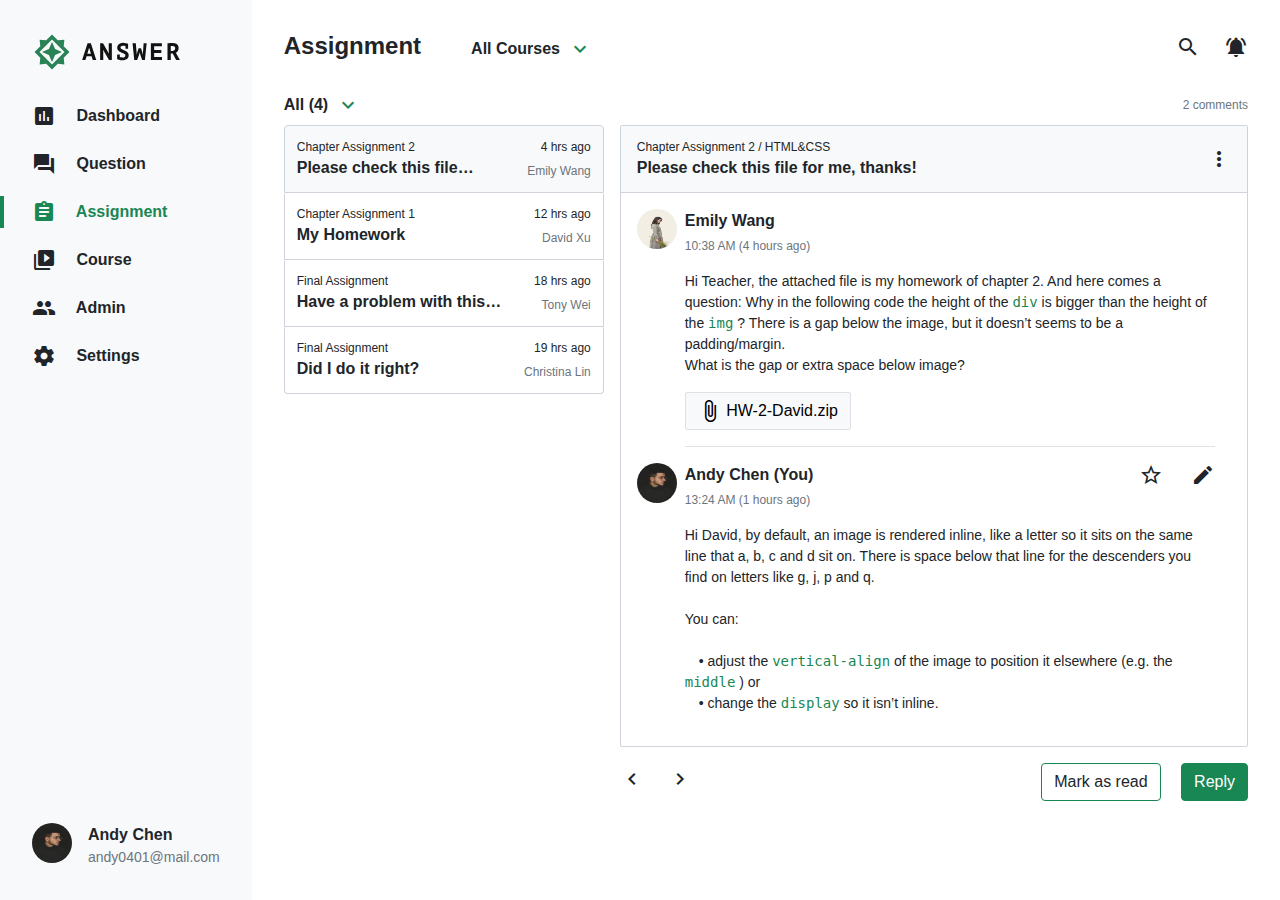
<file: index.html>
<!DOCTYPE html>
<html lang="en">

<head>
	<meta charset="UTF-8">
	<meta name="viewport" content="width=device-width, initial-scale=1.0">
	<meta http-equiv="X-UA-Compatible" content="ie=edge">
	<title>後台表單設計</title>
	<link rel="stylesheet" href="https://cdnjs.cloudflare.com/ajax/libs/font-awesome/5.13.0/css/all.min.css" />
	<link rel="stylesheet" href="./assets/style/all.css">
</head>

<body>
	<main class="d-flex">
		<!--Left menu start-->
		<aside class="aside p-3 d-flex flex-column no-wrap">
    <ul class="nav flex-column py-3 mb-auto">
        <li class="nav-item mb-2">
            <a class="nav-link link-dark py-0 mb-3" href="#">
                <img src="./assets/images/logo-ANSWER.svg" alt="logo-ANSWER">
            </a>
        </li>
        <li class="nav-item mb-2">
            <a class="nav-link link-dark" href="#">
                <span class="material-icons me-3 align-bottom">assessment</span>
                Dashboard
            </a>
        </li>
        <li class="nav-item mb-2">
            <a class="nav-link link-dark" href="#">
                <span class="material-icons me-3 align-bottom">question_answer</span>
                Question
            </a>
        </li>
        <li class="nav-item mb-2 active">
            <a class="nav-link link-dark" href="#">
                <span class="material-icons me-3 align-bottom">assignment</span>
                Assignment
            </a>
        </li>
        <li class="nav-item mb-2">
            <a class="nav-link link-dark" href="#">
                <span class="material-icons me-3 align-bottom">video_library</span>
                Course
            </a>
        </li>
        <li class="nav-item mb-2">
            <a class="nav-link link-dark" href="#">
                <span class="material-icons me-3 align-bottom">people</span>
                Admin
            </a>
        </li>
        <li class="nav-item mb-2">
            <a class="nav-link link-dark" href="#">
                <span class="material-icons me-3 align-bottom">settings</span>
                Settings
            </a>
        </li>
    </ul>
    <div class="d-flex currentUser px-3">
        <img src="./assets/images/andychen.jpeg" alt="andychen" class="rounded-circle me-3">
        <ul>
            <li>Andy Chen</li>
            <li class="fw-normal userEmail">andy0401@mail.com</li>
        </ul>
    </div>
</aside>
		<!--Left menu end-->

		<!--Right content start-->
		<section class="w-100 p-3">
			<!--Header start-->
			<nav class="navbar header p-3 mb-3 d-flex align-items-center">
    <div class="d-flex align-items-baseline">
        <h1 class="fs-4 fw-bold mb-0">Assignment</h1>

        
                <div class="dropdown">
                    <a class="fw-bold link-dark d-flex align-items-center" data-bs-toggle="dropdown" href="#" role="button"
                        aria-expanded="false">
                        All Courses
                        <span class="material-icons text-success ms-2">
                            expand_more
                        </span>
                    </a>
                    <ul class="dropdown-menu">
                        <li><a class="dropdown-item" href="#">Front-End</a></li>
                        <li><a class="dropdown-item" href="#">Gulp</a></li>
                        <li><a class="dropdown-item" href="#">Git & Github</a></li>
                    </ul>
                    </li>
                </div>
                
    </div>
    <div class="d-flex align-items-center">
        <span class="material-icons me-4">search</span>
        <span class="material-icons">notifications_active</span>
    </div>

</nav>
			<!--Header end-->

			
<section class="px-3">
	<!--Content nav start-->
	<section class="d-flex align-items-center mb-2">
		<div class="dropdown me-auto">
			<a class="fw-bold link-dark d-flex align-items-center" data-bs-toggle="dropdown" href="#" role="button"
				aria-expanded="false">
				All (4)
				<span class="material-icons text-success ms-2">
					expand_more
				</span>
			</a>
			<ul class="dropdown-menu">
				<li><a class="dropdown-item" href="#">Chapter Assignment 2</a></li>
				<li><a class="dropdown-item" href="#">Chapter Assignment 1</a></li>
				<li><a class="dropdown-item" href="#">Final Assignment</a></li>
			</ul>
			</li>
		</div>
		<p class="fs-7 text-muted mb-0">2 comments</p>
	</section>
	<!--Content nav end-->

	<!--Content start-->
	<section class="d-flex assigment">
		<ul class="list-group assigment-list me-3">
			<li class="list-group-item d-flex fs-7 active" data-bs-toggle="collapse" href="#collapseExample"
				role="button" aria-expanded="true" aria-controls="collapseExample">
				<div class="me-auto">
					<p>Chapter Assignment 2</p>
					<p class="fw-bold fs-6">Please check this file…</p>
				</div>
				<div class="text-end d-flex flex-column justify-content-between">
					<p>4 hrs ago</p>
					<p class="text-secondary">Emily Wang</p>
				</div>
			</li>
			<li class="list-group-item d-flex fs-7">
				<div class="me-auto">
					<p>Chapter Assignment 1</p>
					<p class="fw-bold fs-6">My Homework</p>
				</div>
				<div class="text-end d-flex flex-column justify-content-between">
					<p>12 hrs ago</p>
					<p class="text-secondary">David Xu</p>
				</div>
			</li>
			<li class="list-group-item d-flex fs-7">
				<div class="me-auto">
					<p>Final Assignment</p>
					<p class="fw-bold fs-6">Have a problem with this…</p>
				</div>
				<div class="text-end d-flex flex-column justify-content-between">
					<p>18 hrs ago</p>
					<p class="text-secondary">Tony Wei</p>
				</div>
			</li>
			<li class="list-group-item d-flex fs-7">
				<div class="me-auto">
					<p>Final Assignment</p>
					<p class="fw-bold fs-6">Did I do it right?</p>
				</div>
				<div class="text-end d-flex flex-column justify-content-between">
					<p>19 hrs ago</p>
					<p class="text-secondary">Christina Lin</p>
				</div>
			</li>
		</ul>
		<div class="w-100 collapse show" id="collapseExample">
			<div class="card mb-3">
				<div class="card-header d-flex align-items-center active">
					<div class="me-auto">
						<p class="fs-7">Chapter Assignment 2 / HTML&CSS</p>
						<p class="fw-bold fs-6">Please check this file for me, thanks!</p>
					</div>
					<span class="material-icons">more_vert</span>
				</div>
				<div class="card-body p-3">
					<ul class="p-0 m-0">
						<li class="d-flex pe-3 mb-3">
							<img src="./assets/images/emilywang.jpeg" alt="emilywang"
								class="rounded-circle me-2 flex-shrink-0">
							<div class="border-bottom">
								<p class="fw-bold mb-1">Emily Wang</p>
								<p class="fs-7 text-muted mb-3">10:38 AM (4 hours ago)</p>
								<p class="conversation mb-3">Hi Teacher, the attached file is my homework of chapter 2.
									And
									here
									comes a question: Why in the following code the height of the
									<code class="text-success">div</code> is bigger than the height of the
									<code class="text-success">img</code> ? There is a gap below the image, but it
									doesn’t
									seems to be a padding/margin.
									<br>
									What is the gap or extra space below image?
								</p>
								<a href="#" class="btn btn-light border mb-3" download="HW-2-David.zip">
									<span class="material-icons align-top">attach_file</span>
									HW-2-David.zip
								</a>
							</div>
						</li>
						<li class="d-flex pe-3">
							<img src="./assets/images/andychen.jpeg" alt="andychen"
								class="rounded-circle me-2 flex-shrink-0">
							<div>
								<div class="d-flex">
									<div class="me-auto">
										<p class="fw-bold mb-1">Andy Chen (You)</p>
										<p class="fs-7 text-muted mb-3">13:24 AM (1 hours ago)</p>
									</div>
									<div>
										<a href="#" class="link-dark">
											<span class="material-icons me-2">star_border</span>
										</a>
										<a href="#" class="link-dark">
											<span class="material-icons ms-3">edit</span>
										</a>									
									</div>
								</div>
								<p class="conversation mb-3">Hi David, by default, an image is rendered inline, like a
									letter so it sits on the same line that a, b, c and d sit on. There is space below
									that
									line for the descenders you find on letters like g, j, p and q.
									<br>
									<br>
									You can:
									<br>
									<br>
									　• adjust the
									<code class="text-success">vertical-align</code> of the image to position it
									elsewhere
									(e.g. the <code class="text-success">middle</code> ) or
									<br>
									　• change the <code class="text-success">display</code> so it isn’t inline.
								</p>
							</div>
						</li>
					</ul>
				</div>
			</div>
			<div class="d-flex align-items-center p-0">
				<div class="me-auto d-flex align-items-center">
					<a href="#" role="navigation" class="link-dark">
						<span class="material-icons me-2">navigate_before</span>
					</a>
					<a href="#" role="navigation" class="link-dark">
						<span class="material-icons ms-3">navigate_next</span>
					</a>
				</div>
				<div>
					<button class="btn me-3 border-success me-3">Mark as read</button>
					<button class="btn btn-success data-bs-toggle="collapse" href="#collapseReply"
					role="button" aria-expanded="true" aria-controls="collapseReply"">Reply</button>
				</div>
			</div>
		</div>
	</section>
	<!--Content end-->
</section>
		</section>
		<!--Right content end-->
	</main>
	<script src="./assets/js/vendors.js"></script>
	<script src="./assets/js/all.js"></script>
</body>

</html>
</file>
<file: assets/style/all.css>
@import url("https://fonts.googleapis.com/icon?family=Material+Icons");
/*!
 * Bootstrap v5.0.2 (https://getbootstrap.com/)
 * Copyright 2011-2021 The Bootstrap Authors
 * Copyright 2011-2021 Twitter, Inc.
 * Licensed under MIT (https://github.com/twbs/bootstrap/blob/main/LICENSE)
 */
:root {
  --bs-blue: #0d6efd;
  --bs-indigo: #6610f2;
  --bs-purple: #6f42c1;
  --bs-pink: #d63384;
  --bs-red: #dc3545;
  --bs-orange: #fd7e14;
  --bs-yellow: #ffc107;
  --bs-green: #198754;
  --bs-teal: #20c997;
  --bs-cyan: #0dcaf0;
  --bs-white: #fff;
  --bs-gray: #6c757d;
  --bs-gray-dark: #343a40;
  --bs-primary: #0d6efd;
  --bs-secondary: #6c757d;
  --bs-success: #198754;
  --bs-info: #0dcaf0;
  --bs-warning: #ffc107;
  --bs-danger: #dc3545;
  --bs-light: #f8f9fa;
  --bs-dark: #212529;
  --bs-font-sans-serif: system-ui, -apple-system, "Segoe UI", Roboto, "Helvetica Neue", Arial, "Noto Sans", "Liberation Sans", sans-serif, "Apple Color Emoji", "Segoe UI Emoji", "Segoe UI Symbol", "Noto Color Emoji";
  --bs-font-monospace: SFMono-Regular, Menlo, Monaco, Consolas, "Liberation Mono", "Courier New", monospace;
  --bs-gradient: linear-gradient(180deg, rgba(255, 255, 255, 0.15), rgba(255, 255, 255, 0));
}

*,
*::before,
*::after {
  -webkit-box-sizing: border-box;
          box-sizing: border-box;
}

@media (prefers-reduced-motion: no-preference) {
  :root {
    scroll-behavior: smooth;
  }
}

body {
  margin: 0;
  font-family: var(--bs-font-sans-serif);
  font-size: 1rem;
  font-weight: 400;
  line-height: 1.5;
  color: #212529;
  background-color: #fff;
  -webkit-text-size-adjust: 100%;
  -webkit-tap-highlight-color: rgba(0, 0, 0, 0);
}

hr {
  margin: 1rem 0;
  color: inherit;
  background-color: currentColor;
  border: 0;
  opacity: 0.25;
}

hr:not([size]) {
  height: 1px;
}

h1, .h1, h2, .h2, h3, .h3, h4, .h4, h5, .h5, h6, .h6 {
  margin-top: 0;
  margin-bottom: 0.5rem;
  font-weight: 500;
  line-height: 1.2;
}

h1, .h1 {
  font-size: calc(1.375rem + 1.5vw);
}

@media (min-width: 1200px) {
  h1, .h1 {
    font-size: 2.5rem;
  }
}

h2, .h2 {
  font-size: calc(1.325rem + 0.9vw);
}

@media (min-width: 1200px) {
  h2, .h2 {
    font-size: 2rem;
  }
}

h3, .h3 {
  font-size: calc(1.3rem + 0.6vw);
}

@media (min-width: 1200px) {
  h3, .h3 {
    font-size: 1.75rem;
  }
}

h4, .h4 {
  font-size: calc(1.275rem + 0.3vw);
}

@media (min-width: 1200px) {
  h4, .h4 {
    font-size: 1.5rem;
  }
}

h5, .h5 {
  font-size: 1.25rem;
}

h6, .h6 {
  font-size: 1rem;
}

p {
  margin-top: 0;
  margin-bottom: 1rem;
}

abbr[title],
abbr[data-bs-original-title] {
  -webkit-text-decoration: underline dotted;
          text-decoration: underline dotted;
  cursor: help;
  -webkit-text-decoration-skip-ink: none;
          text-decoration-skip-ink: none;
}

address {
  margin-bottom: 1rem;
  font-style: normal;
  line-height: inherit;
}

ol,
ul {
  padding-left: 2rem;
}

ol,
ul,
dl {
  margin-top: 0;
  margin-bottom: 1rem;
}

ol ol,
ul ul,
ol ul,
ul ol {
  margin-bottom: 0;
}

dt {
  font-weight: 700;
}

dd {
  margin-bottom: .5rem;
  margin-left: 0;
}

blockquote {
  margin: 0 0 1rem;
}

b,
strong {
  font-weight: bolder;
}

small, .small {
  font-size: 0.875em;
}

mark, .mark {
  padding: 0.2em;
  background-color: #fcf8e3;
}

sub,
sup {
  position: relative;
  font-size: 0.75em;
  line-height: 0;
  vertical-align: baseline;
}

sub {
  bottom: -.25em;
}

sup {
  top: -.5em;
}

a {
  color: #0d6efd;
  text-decoration: underline;
}

a:hover {
  color: #0a58ca;
}

a:not([href]):not([class]), a:not([href]):not([class]):hover {
  color: inherit;
  text-decoration: none;
}

pre,
code,
kbd,
samp {
  font-family: var(--bs-font-monospace);
  font-size: 1em;
  direction: ltr /* rtl:ignore */;
  unicode-bidi: bidi-override;
}

pre {
  display: block;
  margin-top: 0;
  margin-bottom: 1rem;
  overflow: auto;
  font-size: 0.875em;
}

pre code {
  font-size: inherit;
  color: inherit;
  word-break: normal;
}

code {
  font-size: 0.875em;
  color: #d63384;
  word-wrap: break-word;
}

a > code {
  color: inherit;
}

kbd {
  padding: 0.2rem 0.4rem;
  font-size: 0.875em;
  color: #fff;
  background-color: #212529;
  border-radius: 0.2rem;
}

kbd kbd {
  padding: 0;
  font-size: 1em;
  font-weight: 700;
}

figure {
  margin: 0 0 1rem;
}

img,
svg {
  vertical-align: middle;
}

table {
  caption-side: bottom;
  border-collapse: collapse;
}

caption {
  padding-top: 0.5rem;
  padding-bottom: 0.5rem;
  color: #6c757d;
  text-align: left;
}

th {
  text-align: inherit;
  text-align: -webkit-match-parent;
}

thead,
tbody,
tfoot,
tr,
td,
th {
  border-color: inherit;
  border-style: solid;
  border-width: 0;
}

label {
  display: inline-block;
}

button {
  border-radius: 0;
}

button:focus:not(:focus-visible) {
  outline: 0;
}

input,
button,
select,
optgroup,
textarea {
  margin: 0;
  font-family: inherit;
  font-size: inherit;
  line-height: inherit;
}

button,
select {
  text-transform: none;
}

[role="button"] {
  cursor: pointer;
}

select {
  word-wrap: normal;
}

select:disabled {
  opacity: 1;
}

[list]::-webkit-calendar-picker-indicator {
  display: none;
}

button,
[type="button"],
[type="reset"],
[type="submit"] {
  -webkit-appearance: button;
}

button:not(:disabled),
[type="button"]:not(:disabled),
[type="reset"]:not(:disabled),
[type="submit"]:not(:disabled) {
  cursor: pointer;
}

::-moz-focus-inner {
  padding: 0;
  border-style: none;
}

textarea {
  resize: vertical;
}

fieldset {
  min-width: 0;
  padding: 0;
  margin: 0;
  border: 0;
}

legend {
  float: left;
  width: 100%;
  padding: 0;
  margin-bottom: 0.5rem;
  font-size: calc(1.275rem + 0.3vw);
  line-height: inherit;
}

@media (min-width: 1200px) {
  legend {
    font-size: 1.5rem;
  }
}

legend + * {
  clear: left;
}

::-webkit-datetime-edit-fields-wrapper,
::-webkit-datetime-edit-text,
::-webkit-datetime-edit-minute,
::-webkit-datetime-edit-hour-field,
::-webkit-datetime-edit-day-field,
::-webkit-datetime-edit-month-field,
::-webkit-datetime-edit-year-field {
  padding: 0;
}

::-webkit-inner-spin-button {
  height: auto;
}

[type="search"] {
  outline-offset: -2px;
  -webkit-appearance: textfield;
}

/* rtl:raw:
[type="tel"],
[type="url"],
[type="email"],
[type="number"] {
  direction: ltr;
}
*/
::-webkit-search-decoration {
  -webkit-appearance: none;
}

::-webkit-color-swatch-wrapper {
  padding: 0;
}

::file-selector-button {
  font: inherit;
}

::-webkit-file-upload-button {
  font: inherit;
  -webkit-appearance: button;
}

output {
  display: inline-block;
}

iframe {
  border: 0;
}

summary {
  display: list-item;
  cursor: pointer;
}

progress {
  vertical-align: baseline;
}

[hidden] {
  display: none !important;
}

.lead {
  font-size: 1.25rem;
  font-weight: 300;
}

.display-1 {
  font-size: calc(1.625rem + 4.5vw);
  font-weight: 300;
  line-height: 1.2;
}

@media (min-width: 1200px) {
  .display-1 {
    font-size: 5rem;
  }
}

.display-2 {
  font-size: calc(1.575rem + 3.9vw);
  font-weight: 300;
  line-height: 1.2;
}

@media (min-width: 1200px) {
  .display-2 {
    font-size: 4.5rem;
  }
}

.display-3 {
  font-size: calc(1.525rem + 3.3vw);
  font-weight: 300;
  line-height: 1.2;
}

@media (min-width: 1200px) {
  .display-3 {
    font-size: 4rem;
  }
}

.display-4 {
  font-size: calc(1.475rem + 2.7vw);
  font-weight: 300;
  line-height: 1.2;
}

@media (min-width: 1200px) {
  .display-4 {
    font-size: 3.5rem;
  }
}

.display-5 {
  font-size: calc(1.425rem + 2.1vw);
  font-weight: 300;
  line-height: 1.2;
}

@media (min-width: 1200px) {
  .display-5 {
    font-size: 3rem;
  }
}

.display-6 {
  font-size: calc(1.375rem + 1.5vw);
  font-weight: 300;
  line-height: 1.2;
}

@media (min-width: 1200px) {
  .display-6 {
    font-size: 2.5rem;
  }
}

.list-unstyled {
  padding-left: 0;
  list-style: none;
}

.list-inline {
  padding-left: 0;
  list-style: none;
}

.list-inline-item {
  display: inline-block;
}

.list-inline-item:not(:last-child) {
  margin-right: 0.5rem;
}

.initialism {
  font-size: 0.875em;
  text-transform: uppercase;
}

.blockquote {
  margin-bottom: 1rem;
  font-size: 1.25rem;
}

.blockquote > :last-child {
  margin-bottom: 0;
}

.blockquote-footer {
  margin-top: -1rem;
  margin-bottom: 1rem;
  font-size: 0.875em;
  color: #6c757d;
}

.blockquote-footer::before {
  content: "\2014\00A0";
}

.img-fluid {
  max-width: 100%;
  height: auto;
}

.img-thumbnail {
  padding: 0.25rem;
  background-color: #fff;
  border: 1px solid #dee2e6;
  border-radius: 0.25rem;
  max-width: 100%;
  height: auto;
}

.figure {
  display: inline-block;
}

.figure-img {
  margin-bottom: 0.5rem;
  line-height: 1;
}

.figure-caption {
  font-size: 0.875em;
  color: #6c757d;
}

.container,
.container-fluid,
.container-sm,
.container-md,
.container-lg,
.container-xl,
.container-xxl {
  width: 100%;
  padding-right: var(--bs-gutter-x, 0.75rem);
  padding-left: var(--bs-gutter-x, 0.75rem);
  margin-right: auto;
  margin-left: auto;
}

@media (min-width: 576px) {
  .container, .container-sm {
    max-width: 540px;
  }
}

@media (min-width: 768px) {
  .container, .container-sm, .container-md {
    max-width: 720px;
  }
}

@media (min-width: 992px) {
  .container, .container-sm, .container-md, .container-lg {
    max-width: 960px;
  }
}

@media (min-width: 1200px) {
  .container, .container-sm, .container-md, .container-lg, .container-xl {
    max-width: 1140px;
  }
}

@media (min-width: 1400px) {
  .container, .container-sm, .container-md, .container-lg, .container-xl, .container-xxl {
    max-width: 1320px;
  }
}

.row {
  --bs-gutter-x: 1.5rem;
  --bs-gutter-y: 0;
  display: -webkit-box;
  display: -ms-flexbox;
  display: flex;
  -ms-flex-wrap: wrap;
      flex-wrap: wrap;
  margin-top: calc(var(--bs-gutter-y) * -1);
  margin-right: calc(var(--bs-gutter-x) * -.5);
  margin-left: calc(var(--bs-gutter-x) * -.5);
}

.row > * {
  -ms-flex-negative: 0;
      flex-shrink: 0;
  width: 100%;
  max-width: 100%;
  padding-right: calc(var(--bs-gutter-x) * .5);
  padding-left: calc(var(--bs-gutter-x) * .5);
  margin-top: var(--bs-gutter-y);
}

.col {
  -webkit-box-flex: 1;
      -ms-flex: 1 0 0%;
          flex: 1 0 0%;
}

.row-cols-auto > * {
  -webkit-box-flex: 0;
      -ms-flex: 0 0 auto;
          flex: 0 0 auto;
  width: auto;
}

.row-cols-1 > * {
  -webkit-box-flex: 0;
      -ms-flex: 0 0 auto;
          flex: 0 0 auto;
  width: 100%;
}

.row-cols-2 > * {
  -webkit-box-flex: 0;
      -ms-flex: 0 0 auto;
          flex: 0 0 auto;
  width: 50%;
}

.row-cols-3 > * {
  -webkit-box-flex: 0;
      -ms-flex: 0 0 auto;
          flex: 0 0 auto;
  width: 33.33333%;
}

.row-cols-4 > * {
  -webkit-box-flex: 0;
      -ms-flex: 0 0 auto;
          flex: 0 0 auto;
  width: 25%;
}

.row-cols-5 > * {
  -webkit-box-flex: 0;
      -ms-flex: 0 0 auto;
          flex: 0 0 auto;
  width: 20%;
}

.row-cols-6 > * {
  -webkit-box-flex: 0;
      -ms-flex: 0 0 auto;
          flex: 0 0 auto;
  width: 16.66667%;
}

@media (min-width: 576px) {
  .col-sm {
    -webkit-box-flex: 1;
        -ms-flex: 1 0 0%;
            flex: 1 0 0%;
  }
  .row-cols-sm-auto > * {
    -webkit-box-flex: 0;
        -ms-flex: 0 0 auto;
            flex: 0 0 auto;
    width: auto;
  }
  .row-cols-sm-1 > * {
    -webkit-box-flex: 0;
        -ms-flex: 0 0 auto;
            flex: 0 0 auto;
    width: 100%;
  }
  .row-cols-sm-2 > * {
    -webkit-box-flex: 0;
        -ms-flex: 0 0 auto;
            flex: 0 0 auto;
    width: 50%;
  }
  .row-cols-sm-3 > * {
    -webkit-box-flex: 0;
        -ms-flex: 0 0 auto;
            flex: 0 0 auto;
    width: 33.33333%;
  }
  .row-cols-sm-4 > * {
    -webkit-box-flex: 0;
        -ms-flex: 0 0 auto;
            flex: 0 0 auto;
    width: 25%;
  }
  .row-cols-sm-5 > * {
    -webkit-box-flex: 0;
        -ms-flex: 0 0 auto;
            flex: 0 0 auto;
    width: 20%;
  }
  .row-cols-sm-6 > * {
    -webkit-box-flex: 0;
        -ms-flex: 0 0 auto;
            flex: 0 0 auto;
    width: 16.66667%;
  }
}

@media (min-width: 768px) {
  .col-md {
    -webkit-box-flex: 1;
        -ms-flex: 1 0 0%;
            flex: 1 0 0%;
  }
  .row-cols-md-auto > * {
    -webkit-box-flex: 0;
        -ms-flex: 0 0 auto;
            flex: 0 0 auto;
    width: auto;
  }
  .row-cols-md-1 > * {
    -webkit-box-flex: 0;
        -ms-flex: 0 0 auto;
            flex: 0 0 auto;
    width: 100%;
  }
  .row-cols-md-2 > * {
    -webkit-box-flex: 0;
        -ms-flex: 0 0 auto;
            flex: 0 0 auto;
    width: 50%;
  }
  .row-cols-md-3 > * {
    -webkit-box-flex: 0;
        -ms-flex: 0 0 auto;
            flex: 0 0 auto;
    width: 33.33333%;
  }
  .row-cols-md-4 > * {
    -webkit-box-flex: 0;
        -ms-flex: 0 0 auto;
            flex: 0 0 auto;
    width: 25%;
  }
  .row-cols-md-5 > * {
    -webkit-box-flex: 0;
        -ms-flex: 0 0 auto;
            flex: 0 0 auto;
    width: 20%;
  }
  .row-cols-md-6 > * {
    -webkit-box-flex: 0;
        -ms-flex: 0 0 auto;
            flex: 0 0 auto;
    width: 16.66667%;
  }
}

@media (min-width: 992px) {
  .col-lg {
    -webkit-box-flex: 1;
        -ms-flex: 1 0 0%;
            flex: 1 0 0%;
  }
  .row-cols-lg-auto > * {
    -webkit-box-flex: 0;
        -ms-flex: 0 0 auto;
            flex: 0 0 auto;
    width: auto;
  }
  .row-cols-lg-1 > * {
    -webkit-box-flex: 0;
        -ms-flex: 0 0 auto;
            flex: 0 0 auto;
    width: 100%;
  }
  .row-cols-lg-2 > * {
    -webkit-box-flex: 0;
        -ms-flex: 0 0 auto;
            flex: 0 0 auto;
    width: 50%;
  }
  .row-cols-lg-3 > * {
    -webkit-box-flex: 0;
        -ms-flex: 0 0 auto;
            flex: 0 0 auto;
    width: 33.33333%;
  }
  .row-cols-lg-4 > * {
    -webkit-box-flex: 0;
        -ms-flex: 0 0 auto;
            flex: 0 0 auto;
    width: 25%;
  }
  .row-cols-lg-5 > * {
    -webkit-box-flex: 0;
        -ms-flex: 0 0 auto;
            flex: 0 0 auto;
    width: 20%;
  }
  .row-cols-lg-6 > * {
    -webkit-box-flex: 0;
        -ms-flex: 0 0 auto;
            flex: 0 0 auto;
    width: 16.66667%;
  }
}

@media (min-width: 1200px) {
  .col-xl {
    -webkit-box-flex: 1;
        -ms-flex: 1 0 0%;
            flex: 1 0 0%;
  }
  .row-cols-xl-auto > * {
    -webkit-box-flex: 0;
        -ms-flex: 0 0 auto;
            flex: 0 0 auto;
    width: auto;
  }
  .row-cols-xl-1 > * {
    -webkit-box-flex: 0;
        -ms-flex: 0 0 auto;
            flex: 0 0 auto;
    width: 100%;
  }
  .row-cols-xl-2 > * {
    -webkit-box-flex: 0;
        -ms-flex: 0 0 auto;
            flex: 0 0 auto;
    width: 50%;
  }
  .row-cols-xl-3 > * {
    -webkit-box-flex: 0;
        -ms-flex: 0 0 auto;
            flex: 0 0 auto;
    width: 33.33333%;
  }
  .row-cols-xl-4 > * {
    -webkit-box-flex: 0;
        -ms-flex: 0 0 auto;
            flex: 0 0 auto;
    width: 25%;
  }
  .row-cols-xl-5 > * {
    -webkit-box-flex: 0;
        -ms-flex: 0 0 auto;
            flex: 0 0 auto;
    width: 20%;
  }
  .row-cols-xl-6 > * {
    -webkit-box-flex: 0;
        -ms-flex: 0 0 auto;
            flex: 0 0 auto;
    width: 16.66667%;
  }
}

@media (min-width: 1400px) {
  .col-xxl {
    -webkit-box-flex: 1;
        -ms-flex: 1 0 0%;
            flex: 1 0 0%;
  }
  .row-cols-xxl-auto > * {
    -webkit-box-flex: 0;
        -ms-flex: 0 0 auto;
            flex: 0 0 auto;
    width: auto;
  }
  .row-cols-xxl-1 > * {
    -webkit-box-flex: 0;
        -ms-flex: 0 0 auto;
            flex: 0 0 auto;
    width: 100%;
  }
  .row-cols-xxl-2 > * {
    -webkit-box-flex: 0;
        -ms-flex: 0 0 auto;
            flex: 0 0 auto;
    width: 50%;
  }
  .row-cols-xxl-3 > * {
    -webkit-box-flex: 0;
        -ms-flex: 0 0 auto;
            flex: 0 0 auto;
    width: 33.33333%;
  }
  .row-cols-xxl-4 > * {
    -webkit-box-flex: 0;
        -ms-flex: 0 0 auto;
            flex: 0 0 auto;
    width: 25%;
  }
  .row-cols-xxl-5 > * {
    -webkit-box-flex: 0;
        -ms-flex: 0 0 auto;
            flex: 0 0 auto;
    width: 20%;
  }
  .row-cols-xxl-6 > * {
    -webkit-box-flex: 0;
        -ms-flex: 0 0 auto;
            flex: 0 0 auto;
    width: 16.66667%;
  }
}

.col-auto {
  -webkit-box-flex: 0;
      -ms-flex: 0 0 auto;
          flex: 0 0 auto;
  width: auto;
}

.col-1 {
  -webkit-box-flex: 0;
      -ms-flex: 0 0 auto;
          flex: 0 0 auto;
  width: 8.33333%;
}

.col-2 {
  -webkit-box-flex: 0;
      -ms-flex: 0 0 auto;
          flex: 0 0 auto;
  width: 16.66667%;
}

.col-3 {
  -webkit-box-flex: 0;
      -ms-flex: 0 0 auto;
          flex: 0 0 auto;
  width: 25%;
}

.col-4 {
  -webkit-box-flex: 0;
      -ms-flex: 0 0 auto;
          flex: 0 0 auto;
  width: 33.33333%;
}

.col-5 {
  -webkit-box-flex: 0;
      -ms-flex: 0 0 auto;
          flex: 0 0 auto;
  width: 41.66667%;
}

.col-6 {
  -webkit-box-flex: 0;
      -ms-flex: 0 0 auto;
          flex: 0 0 auto;
  width: 50%;
}

.col-7 {
  -webkit-box-flex: 0;
      -ms-flex: 0 0 auto;
          flex: 0 0 auto;
  width: 58.33333%;
}

.col-8 {
  -webkit-box-flex: 0;
      -ms-flex: 0 0 auto;
          flex: 0 0 auto;
  width: 66.66667%;
}

.col-9 {
  -webkit-box-flex: 0;
      -ms-flex: 0 0 auto;
          flex: 0 0 auto;
  width: 75%;
}

.col-10 {
  -webkit-box-flex: 0;
      -ms-flex: 0 0 auto;
          flex: 0 0 auto;
  width: 83.33333%;
}

.col-11 {
  -webkit-box-flex: 0;
      -ms-flex: 0 0 auto;
          flex: 0 0 auto;
  width: 91.66667%;
}

.col-12 {
  -webkit-box-flex: 0;
      -ms-flex: 0 0 auto;
          flex: 0 0 auto;
  width: 100%;
}

.offset-1 {
  margin-left: 8.33333%;
}

.offset-2 {
  margin-left: 16.66667%;
}

.offset-3 {
  margin-left: 25%;
}

.offset-4 {
  margin-left: 33.33333%;
}

.offset-5 {
  margin-left: 41.66667%;
}

.offset-6 {
  margin-left: 50%;
}

.offset-7 {
  margin-left: 58.33333%;
}

.offset-8 {
  margin-left: 66.66667%;
}

.offset-9 {
  margin-left: 75%;
}

.offset-10 {
  margin-left: 83.33333%;
}

.offset-11 {
  margin-left: 91.66667%;
}

.g-0,
.gx-0 {
  --bs-gutter-x: 0;
}

.g-0,
.gy-0 {
  --bs-gutter-y: 0;
}

.g-1,
.gx-1 {
  --bs-gutter-x: 0.25rem;
}

.g-1,
.gy-1 {
  --bs-gutter-y: 0.25rem;
}

.g-2,
.gx-2 {
  --bs-gutter-x: 0.5rem;
}

.g-2,
.gy-2 {
  --bs-gutter-y: 0.5rem;
}

.g-3,
.gx-3 {
  --bs-gutter-x: 1rem;
}

.g-3,
.gy-3 {
  --bs-gutter-y: 1rem;
}

.g-4,
.gx-4 {
  --bs-gutter-x: 1.5rem;
}

.g-4,
.gy-4 {
  --bs-gutter-y: 1.5rem;
}

.g-5,
.gx-5 {
  --bs-gutter-x: 3rem;
}

.g-5,
.gy-5 {
  --bs-gutter-y: 3rem;
}

@media (min-width: 576px) {
  .col-sm-auto {
    -webkit-box-flex: 0;
        -ms-flex: 0 0 auto;
            flex: 0 0 auto;
    width: auto;
  }
  .col-sm-1 {
    -webkit-box-flex: 0;
        -ms-flex: 0 0 auto;
            flex: 0 0 auto;
    width: 8.33333%;
  }
  .col-sm-2 {
    -webkit-box-flex: 0;
        -ms-flex: 0 0 auto;
            flex: 0 0 auto;
    width: 16.66667%;
  }
  .col-sm-3 {
    -webkit-box-flex: 0;
        -ms-flex: 0 0 auto;
            flex: 0 0 auto;
    width: 25%;
  }
  .col-sm-4 {
    -webkit-box-flex: 0;
        -ms-flex: 0 0 auto;
            flex: 0 0 auto;
    width: 33.33333%;
  }
  .col-sm-5 {
    -webkit-box-flex: 0;
        -ms-flex: 0 0 auto;
            flex: 0 0 auto;
    width: 41.66667%;
  }
  .col-sm-6 {
    -webkit-box-flex: 0;
        -ms-flex: 0 0 auto;
            flex: 0 0 auto;
    width: 50%;
  }
  .col-sm-7 {
    -webkit-box-flex: 0;
        -ms-flex: 0 0 auto;
            flex: 0 0 auto;
    width: 58.33333%;
  }
  .col-sm-8 {
    -webkit-box-flex: 0;
        -ms-flex: 0 0 auto;
            flex: 0 0 auto;
    width: 66.66667%;
  }
  .col-sm-9 {
    -webkit-box-flex: 0;
        -ms-flex: 0 0 auto;
            flex: 0 0 auto;
    width: 75%;
  }
  .col-sm-10 {
    -webkit-box-flex: 0;
        -ms-flex: 0 0 auto;
            flex: 0 0 auto;
    width: 83.33333%;
  }
  .col-sm-11 {
    -webkit-box-flex: 0;
        -ms-flex: 0 0 auto;
            flex: 0 0 auto;
    width: 91.66667%;
  }
  .col-sm-12 {
    -webkit-box-flex: 0;
        -ms-flex: 0 0 auto;
            flex: 0 0 auto;
    width: 100%;
  }
  .offset-sm-0 {
    margin-left: 0;
  }
  .offset-sm-1 {
    margin-left: 8.33333%;
  }
  .offset-sm-2 {
    margin-left: 16.66667%;
  }
  .offset-sm-3 {
    margin-left: 25%;
  }
  .offset-sm-4 {
    margin-left: 33.33333%;
  }
  .offset-sm-5 {
    margin-left: 41.66667%;
  }
  .offset-sm-6 {
    margin-left: 50%;
  }
  .offset-sm-7 {
    margin-left: 58.33333%;
  }
  .offset-sm-8 {
    margin-left: 66.66667%;
  }
  .offset-sm-9 {
    margin-left: 75%;
  }
  .offset-sm-10 {
    margin-left: 83.33333%;
  }
  .offset-sm-11 {
    margin-left: 91.66667%;
  }
  .g-sm-0,
  .gx-sm-0 {
    --bs-gutter-x: 0;
  }
  .g-sm-0,
  .gy-sm-0 {
    --bs-gutter-y: 0;
  }
  .g-sm-1,
  .gx-sm-1 {
    --bs-gutter-x: 0.25rem;
  }
  .g-sm-1,
  .gy-sm-1 {
    --bs-gutter-y: 0.25rem;
  }
  .g-sm-2,
  .gx-sm-2 {
    --bs-gutter-x: 0.5rem;
  }
  .g-sm-2,
  .gy-sm-2 {
    --bs-gutter-y: 0.5rem;
  }
  .g-sm-3,
  .gx-sm-3 {
    --bs-gutter-x: 1rem;
  }
  .g-sm-3,
  .gy-sm-3 {
    --bs-gutter-y: 1rem;
  }
  .g-sm-4,
  .gx-sm-4 {
    --bs-gutter-x: 1.5rem;
  }
  .g-sm-4,
  .gy-sm-4 {
    --bs-gutter-y: 1.5rem;
  }
  .g-sm-5,
  .gx-sm-5 {
    --bs-gutter-x: 3rem;
  }
  .g-sm-5,
  .gy-sm-5 {
    --bs-gutter-y: 3rem;
  }
}

@media (min-width: 768px) {
  .col-md-auto {
    -webkit-box-flex: 0;
        -ms-flex: 0 0 auto;
            flex: 0 0 auto;
    width: auto;
  }
  .col-md-1 {
    -webkit-box-flex: 0;
        -ms-flex: 0 0 auto;
            flex: 0 0 auto;
    width: 8.33333%;
  }
  .col-md-2 {
    -webkit-box-flex: 0;
        -ms-flex: 0 0 auto;
            flex: 0 0 auto;
    width: 16.66667%;
  }
  .col-md-3 {
    -webkit-box-flex: 0;
        -ms-flex: 0 0 auto;
            flex: 0 0 auto;
    width: 25%;
  }
  .col-md-4 {
    -webkit-box-flex: 0;
        -ms-flex: 0 0 auto;
            flex: 0 0 auto;
    width: 33.33333%;
  }
  .col-md-5 {
    -webkit-box-flex: 0;
        -ms-flex: 0 0 auto;
            flex: 0 0 auto;
    width: 41.66667%;
  }
  .col-md-6 {
    -webkit-box-flex: 0;
        -ms-flex: 0 0 auto;
            flex: 0 0 auto;
    width: 50%;
  }
  .col-md-7 {
    -webkit-box-flex: 0;
        -ms-flex: 0 0 auto;
            flex: 0 0 auto;
    width: 58.33333%;
  }
  .col-md-8 {
    -webkit-box-flex: 0;
        -ms-flex: 0 0 auto;
            flex: 0 0 auto;
    width: 66.66667%;
  }
  .col-md-9 {
    -webkit-box-flex: 0;
        -ms-flex: 0 0 auto;
            flex: 0 0 auto;
    width: 75%;
  }
  .col-md-10 {
    -webkit-box-flex: 0;
        -ms-flex: 0 0 auto;
            flex: 0 0 auto;
    width: 83.33333%;
  }
  .col-md-11 {
    -webkit-box-flex: 0;
        -ms-flex: 0 0 auto;
            flex: 0 0 auto;
    width: 91.66667%;
  }
  .col-md-12 {
    -webkit-box-flex: 0;
        -ms-flex: 0 0 auto;
            flex: 0 0 auto;
    width: 100%;
  }
  .offset-md-0 {
    margin-left: 0;
  }
  .offset-md-1 {
    margin-left: 8.33333%;
  }
  .offset-md-2 {
    margin-left: 16.66667%;
  }
  .offset-md-3 {
    margin-left: 25%;
  }
  .offset-md-4 {
    margin-left: 33.33333%;
  }
  .offset-md-5 {
    margin-left: 41.66667%;
  }
  .offset-md-6 {
    margin-left: 50%;
  }
  .offset-md-7 {
    margin-left: 58.33333%;
  }
  .offset-md-8 {
    margin-left: 66.66667%;
  }
  .offset-md-9 {
    margin-left: 75%;
  }
  .offset-md-10 {
    margin-left: 83.33333%;
  }
  .offset-md-11 {
    margin-left: 91.66667%;
  }
  .g-md-0,
  .gx-md-0 {
    --bs-gutter-x: 0;
  }
  .g-md-0,
  .gy-md-0 {
    --bs-gutter-y: 0;
  }
  .g-md-1,
  .gx-md-1 {
    --bs-gutter-x: 0.25rem;
  }
  .g-md-1,
  .gy-md-1 {
    --bs-gutter-y: 0.25rem;
  }
  .g-md-2,
  .gx-md-2 {
    --bs-gutter-x: 0.5rem;
  }
  .g-md-2,
  .gy-md-2 {
    --bs-gutter-y: 0.5rem;
  }
  .g-md-3,
  .gx-md-3 {
    --bs-gutter-x: 1rem;
  }
  .g-md-3,
  .gy-md-3 {
    --bs-gutter-y: 1rem;
  }
  .g-md-4,
  .gx-md-4 {
    --bs-gutter-x: 1.5rem;
  }
  .g-md-4,
  .gy-md-4 {
    --bs-gutter-y: 1.5rem;
  }
  .g-md-5,
  .gx-md-5 {
    --bs-gutter-x: 3rem;
  }
  .g-md-5,
  .gy-md-5 {
    --bs-gutter-y: 3rem;
  }
}

@media (min-width: 992px) {
  .col-lg-auto {
    -webkit-box-flex: 0;
        -ms-flex: 0 0 auto;
            flex: 0 0 auto;
    width: auto;
  }
  .col-lg-1 {
    -webkit-box-flex: 0;
        -ms-flex: 0 0 auto;
            flex: 0 0 auto;
    width: 8.33333%;
  }
  .col-lg-2 {
    -webkit-box-flex: 0;
        -ms-flex: 0 0 auto;
            flex: 0 0 auto;
    width: 16.66667%;
  }
  .col-lg-3 {
    -webkit-box-flex: 0;
        -ms-flex: 0 0 auto;
            flex: 0 0 auto;
    width: 25%;
  }
  .col-lg-4 {
    -webkit-box-flex: 0;
        -ms-flex: 0 0 auto;
            flex: 0 0 auto;
    width: 33.33333%;
  }
  .col-lg-5 {
    -webkit-box-flex: 0;
        -ms-flex: 0 0 auto;
            flex: 0 0 auto;
    width: 41.66667%;
  }
  .col-lg-6 {
    -webkit-box-flex: 0;
        -ms-flex: 0 0 auto;
            flex: 0 0 auto;
    width: 50%;
  }
  .col-lg-7 {
    -webkit-box-flex: 0;
        -ms-flex: 0 0 auto;
            flex: 0 0 auto;
    width: 58.33333%;
  }
  .col-lg-8 {
    -webkit-box-flex: 0;
        -ms-flex: 0 0 auto;
            flex: 0 0 auto;
    width: 66.66667%;
  }
  .col-lg-9 {
    -webkit-box-flex: 0;
        -ms-flex: 0 0 auto;
            flex: 0 0 auto;
    width: 75%;
  }
  .col-lg-10 {
    -webkit-box-flex: 0;
        -ms-flex: 0 0 auto;
            flex: 0 0 auto;
    width: 83.33333%;
  }
  .col-lg-11 {
    -webkit-box-flex: 0;
        -ms-flex: 0 0 auto;
            flex: 0 0 auto;
    width: 91.66667%;
  }
  .col-lg-12 {
    -webkit-box-flex: 0;
        -ms-flex: 0 0 auto;
            flex: 0 0 auto;
    width: 100%;
  }
  .offset-lg-0 {
    margin-left: 0;
  }
  .offset-lg-1 {
    margin-left: 8.33333%;
  }
  .offset-lg-2 {
    margin-left: 16.66667%;
  }
  .offset-lg-3 {
    margin-left: 25%;
  }
  .offset-lg-4 {
    margin-left: 33.33333%;
  }
  .offset-lg-5 {
    margin-left: 41.66667%;
  }
  .offset-lg-6 {
    margin-left: 50%;
  }
  .offset-lg-7 {
    margin-left: 58.33333%;
  }
  .offset-lg-8 {
    margin-left: 66.66667%;
  }
  .offset-lg-9 {
    margin-left: 75%;
  }
  .offset-lg-10 {
    margin-left: 83.33333%;
  }
  .offset-lg-11 {
    margin-left: 91.66667%;
  }
  .g-lg-0,
  .gx-lg-0 {
    --bs-gutter-x: 0;
  }
  .g-lg-0,
  .gy-lg-0 {
    --bs-gutter-y: 0;
  }
  .g-lg-1,
  .gx-lg-1 {
    --bs-gutter-x: 0.25rem;
  }
  .g-lg-1,
  .gy-lg-1 {
    --bs-gutter-y: 0.25rem;
  }
  .g-lg-2,
  .gx-lg-2 {
    --bs-gutter-x: 0.5rem;
  }
  .g-lg-2,
  .gy-lg-2 {
    --bs-gutter-y: 0.5rem;
  }
  .g-lg-3,
  .gx-lg-3 {
    --bs-gutter-x: 1rem;
  }
  .g-lg-3,
  .gy-lg-3 {
    --bs-gutter-y: 1rem;
  }
  .g-lg-4,
  .gx-lg-4 {
    --bs-gutter-x: 1.5rem;
  }
  .g-lg-4,
  .gy-lg-4 {
    --bs-gutter-y: 1.5rem;
  }
  .g-lg-5,
  .gx-lg-5 {
    --bs-gutter-x: 3rem;
  }
  .g-lg-5,
  .gy-lg-5 {
    --bs-gutter-y: 3rem;
  }
}

@media (min-width: 1200px) {
  .col-xl-auto {
    -webkit-box-flex: 0;
        -ms-flex: 0 0 auto;
            flex: 0 0 auto;
    width: auto;
  }
  .col-xl-1 {
    -webkit-box-flex: 0;
        -ms-flex: 0 0 auto;
            flex: 0 0 auto;
    width: 8.33333%;
  }
  .col-xl-2 {
    -webkit-box-flex: 0;
        -ms-flex: 0 0 auto;
            flex: 0 0 auto;
    width: 16.66667%;
  }
  .col-xl-3 {
    -webkit-box-flex: 0;
        -ms-flex: 0 0 auto;
            flex: 0 0 auto;
    width: 25%;
  }
  .col-xl-4 {
    -webkit-box-flex: 0;
        -ms-flex: 0 0 auto;
            flex: 0 0 auto;
    width: 33.33333%;
  }
  .col-xl-5 {
    -webkit-box-flex: 0;
        -ms-flex: 0 0 auto;
            flex: 0 0 auto;
    width: 41.66667%;
  }
  .col-xl-6 {
    -webkit-box-flex: 0;
        -ms-flex: 0 0 auto;
            flex: 0 0 auto;
    width: 50%;
  }
  .col-xl-7 {
    -webkit-box-flex: 0;
        -ms-flex: 0 0 auto;
            flex: 0 0 auto;
    width: 58.33333%;
  }
  .col-xl-8 {
    -webkit-box-flex: 0;
        -ms-flex: 0 0 auto;
            flex: 0 0 auto;
    width: 66.66667%;
  }
  .col-xl-9 {
    -webkit-box-flex: 0;
        -ms-flex: 0 0 auto;
            flex: 0 0 auto;
    width: 75%;
  }
  .col-xl-10 {
    -webkit-box-flex: 0;
        -ms-flex: 0 0 auto;
            flex: 0 0 auto;
    width: 83.33333%;
  }
  .col-xl-11 {
    -webkit-box-flex: 0;
        -ms-flex: 0 0 auto;
            flex: 0 0 auto;
    width: 91.66667%;
  }
  .col-xl-12 {
    -webkit-box-flex: 0;
        -ms-flex: 0 0 auto;
            flex: 0 0 auto;
    width: 100%;
  }
  .offset-xl-0 {
    margin-left: 0;
  }
  .offset-xl-1 {
    margin-left: 8.33333%;
  }
  .offset-xl-2 {
    margin-left: 16.66667%;
  }
  .offset-xl-3 {
    margin-left: 25%;
  }
  .offset-xl-4 {
    margin-left: 33.33333%;
  }
  .offset-xl-5 {
    margin-left: 41.66667%;
  }
  .offset-xl-6 {
    margin-left: 50%;
  }
  .offset-xl-7 {
    margin-left: 58.33333%;
  }
  .offset-xl-8 {
    margin-left: 66.66667%;
  }
  .offset-xl-9 {
    margin-left: 75%;
  }
  .offset-xl-10 {
    margin-left: 83.33333%;
  }
  .offset-xl-11 {
    margin-left: 91.66667%;
  }
  .g-xl-0,
  .gx-xl-0 {
    --bs-gutter-x: 0;
  }
  .g-xl-0,
  .gy-xl-0 {
    --bs-gutter-y: 0;
  }
  .g-xl-1,
  .gx-xl-1 {
    --bs-gutter-x: 0.25rem;
  }
  .g-xl-1,
  .gy-xl-1 {
    --bs-gutter-y: 0.25rem;
  }
  .g-xl-2,
  .gx-xl-2 {
    --bs-gutter-x: 0.5rem;
  }
  .g-xl-2,
  .gy-xl-2 {
    --bs-gutter-y: 0.5rem;
  }
  .g-xl-3,
  .gx-xl-3 {
    --bs-gutter-x: 1rem;
  }
  .g-xl-3,
  .gy-xl-3 {
    --bs-gutter-y: 1rem;
  }
  .g-xl-4,
  .gx-xl-4 {
    --bs-gutter-x: 1.5rem;
  }
  .g-xl-4,
  .gy-xl-4 {
    --bs-gutter-y: 1.5rem;
  }
  .g-xl-5,
  .gx-xl-5 {
    --bs-gutter-x: 3rem;
  }
  .g-xl-5,
  .gy-xl-5 {
    --bs-gutter-y: 3rem;
  }
}

@media (min-width: 1400px) {
  .col-xxl-auto {
    -webkit-box-flex: 0;
        -ms-flex: 0 0 auto;
            flex: 0 0 auto;
    width: auto;
  }
  .col-xxl-1 {
    -webkit-box-flex: 0;
        -ms-flex: 0 0 auto;
            flex: 0 0 auto;
    width: 8.33333%;
  }
  .col-xxl-2 {
    -webkit-box-flex: 0;
        -ms-flex: 0 0 auto;
            flex: 0 0 auto;
    width: 16.66667%;
  }
  .col-xxl-3 {
    -webkit-box-flex: 0;
        -ms-flex: 0 0 auto;
            flex: 0 0 auto;
    width: 25%;
  }
  .col-xxl-4 {
    -webkit-box-flex: 0;
        -ms-flex: 0 0 auto;
            flex: 0 0 auto;
    width: 33.33333%;
  }
  .col-xxl-5 {
    -webkit-box-flex: 0;
        -ms-flex: 0 0 auto;
            flex: 0 0 auto;
    width: 41.66667%;
  }
  .col-xxl-6 {
    -webkit-box-flex: 0;
        -ms-flex: 0 0 auto;
            flex: 0 0 auto;
    width: 50%;
  }
  .col-xxl-7 {
    -webkit-box-flex: 0;
        -ms-flex: 0 0 auto;
            flex: 0 0 auto;
    width: 58.33333%;
  }
  .col-xxl-8 {
    -webkit-box-flex: 0;
        -ms-flex: 0 0 auto;
            flex: 0 0 auto;
    width: 66.66667%;
  }
  .col-xxl-9 {
    -webkit-box-flex: 0;
        -ms-flex: 0 0 auto;
            flex: 0 0 auto;
    width: 75%;
  }
  .col-xxl-10 {
    -webkit-box-flex: 0;
        -ms-flex: 0 0 auto;
            flex: 0 0 auto;
    width: 83.33333%;
  }
  .col-xxl-11 {
    -webkit-box-flex: 0;
        -ms-flex: 0 0 auto;
            flex: 0 0 auto;
    width: 91.66667%;
  }
  .col-xxl-12 {
    -webkit-box-flex: 0;
        -ms-flex: 0 0 auto;
            flex: 0 0 auto;
    width: 100%;
  }
  .offset-xxl-0 {
    margin-left: 0;
  }
  .offset-xxl-1 {
    margin-left: 8.33333%;
  }
  .offset-xxl-2 {
    margin-left: 16.66667%;
  }
  .offset-xxl-3 {
    margin-left: 25%;
  }
  .offset-xxl-4 {
    margin-left: 33.33333%;
  }
  .offset-xxl-5 {
    margin-left: 41.66667%;
  }
  .offset-xxl-6 {
    margin-left: 50%;
  }
  .offset-xxl-7 {
    margin-left: 58.33333%;
  }
  .offset-xxl-8 {
    margin-left: 66.66667%;
  }
  .offset-xxl-9 {
    margin-left: 75%;
  }
  .offset-xxl-10 {
    margin-left: 83.33333%;
  }
  .offset-xxl-11 {
    margin-left: 91.66667%;
  }
  .g-xxl-0,
  .gx-xxl-0 {
    --bs-gutter-x: 0;
  }
  .g-xxl-0,
  .gy-xxl-0 {
    --bs-gutter-y: 0;
  }
  .g-xxl-1,
  .gx-xxl-1 {
    --bs-gutter-x: 0.25rem;
  }
  .g-xxl-1,
  .gy-xxl-1 {
    --bs-gutter-y: 0.25rem;
  }
  .g-xxl-2,
  .gx-xxl-2 {
    --bs-gutter-x: 0.5rem;
  }
  .g-xxl-2,
  .gy-xxl-2 {
    --bs-gutter-y: 0.5rem;
  }
  .g-xxl-3,
  .gx-xxl-3 {
    --bs-gutter-x: 1rem;
  }
  .g-xxl-3,
  .gy-xxl-3 {
    --bs-gutter-y: 1rem;
  }
  .g-xxl-4,
  .gx-xxl-4 {
    --bs-gutter-x: 1.5rem;
  }
  .g-xxl-4,
  .gy-xxl-4 {
    --bs-gutter-y: 1.5rem;
  }
  .g-xxl-5,
  .gx-xxl-5 {
    --bs-gutter-x: 3rem;
  }
  .g-xxl-5,
  .gy-xxl-5 {
    --bs-gutter-y: 3rem;
  }
}

.table {
  --bs-table-bg: transparent;
  --bs-table-accent-bg: transparent;
  --bs-table-striped-color: #212529;
  --bs-table-striped-bg: rgba(0, 0, 0, 0.05);
  --bs-table-active-color: #212529;
  --bs-table-active-bg: rgba(0, 0, 0, 0.1);
  --bs-table-hover-color: #212529;
  --bs-table-hover-bg: rgba(0, 0, 0, 0.075);
  width: 100%;
  margin-bottom: 1rem;
  color: #212529;
  vertical-align: top;
  border-color: #dee2e6;
}

.table > :not(caption) > * > * {
  padding: 0.5rem 0.5rem;
  background-color: var(--bs-table-bg);
  border-bottom-width: 1px;
  -webkit-box-shadow: inset 0 0 0 9999px var(--bs-table-accent-bg);
          box-shadow: inset 0 0 0 9999px var(--bs-table-accent-bg);
}

.table > tbody {
  vertical-align: inherit;
}

.table > thead {
  vertical-align: bottom;
}

.table > :not(:last-child) > :last-child > * {
  border-bottom-color: currentColor;
}

.caption-top {
  caption-side: top;
}

.table-sm > :not(caption) > * > * {
  padding: 0.25rem 0.25rem;
}

.table-bordered > :not(caption) > * {
  border-width: 1px 0;
}

.table-bordered > :not(caption) > * > * {
  border-width: 0 1px;
}

.table-borderless > :not(caption) > * > * {
  border-bottom-width: 0;
}

.table-striped > tbody > tr:nth-of-type(odd) {
  --bs-table-accent-bg: var(--bs-table-striped-bg);
  color: var(--bs-table-striped-color);
}

.table-active {
  --bs-table-accent-bg: var(--bs-table-active-bg);
  color: var(--bs-table-active-color);
}

.table-hover > tbody > tr:hover {
  --bs-table-accent-bg: var(--bs-table-hover-bg);
  color: var(--bs-table-hover-color);
}

.table-primary {
  --bs-table-bg: #cfe2ff;
  --bs-table-striped-bg: #c5d7f2;
  --bs-table-striped-color: #000;
  --bs-table-active-bg: #bacbe6;
  --bs-table-active-color: #000;
  --bs-table-hover-bg: #bfd1ec;
  --bs-table-hover-color: #000;
  color: #000;
  border-color: #bacbe6;
}

.table-secondary {
  --bs-table-bg: #e2e3e5;
  --bs-table-striped-bg: #d7d8da;
  --bs-table-striped-color: #000;
  --bs-table-active-bg: #cbccce;
  --bs-table-active-color: #000;
  --bs-table-hover-bg: #d1d2d4;
  --bs-table-hover-color: #000;
  color: #000;
  border-color: #cbccce;
}

.table-success {
  --bs-table-bg: #d1e7dd;
  --bs-table-striped-bg: #c7dbd2;
  --bs-table-striped-color: #000;
  --bs-table-active-bg: #bcd0c7;
  --bs-table-active-color: #000;
  --bs-table-hover-bg: #c1d6cc;
  --bs-table-hover-color: #000;
  color: #000;
  border-color: #bcd0c7;
}

.table-info {
  --bs-table-bg: #cff4fc;
  --bs-table-striped-bg: #c5e8ef;
  --bs-table-striped-color: #000;
  --bs-table-active-bg: #badce3;
  --bs-table-active-color: #000;
  --bs-table-hover-bg: #bfe2e9;
  --bs-table-hover-color: #000;
  color: #000;
  border-color: #badce3;
}

.table-warning {
  --bs-table-bg: #fff3cd;
  --bs-table-striped-bg: #f2e7c3;
  --bs-table-striped-color: #000;
  --bs-table-active-bg: #e6dbb9;
  --bs-table-active-color: #000;
  --bs-table-hover-bg: #ece1be;
  --bs-table-hover-color: #000;
  color: #000;
  border-color: #e6dbb9;
}

.table-danger {
  --bs-table-bg: #f8d7da;
  --bs-table-striped-bg: #eccccf;
  --bs-table-striped-color: #000;
  --bs-table-active-bg: #dfc2c4;
  --bs-table-active-color: #000;
  --bs-table-hover-bg: #e5c7ca;
  --bs-table-hover-color: #000;
  color: #000;
  border-color: #dfc2c4;
}

.table-light {
  --bs-table-bg: #f8f9fa;
  --bs-table-striped-bg: #ecedee;
  --bs-table-striped-color: #000;
  --bs-table-active-bg: #dfe0e1;
  --bs-table-active-color: #000;
  --bs-table-hover-bg: #e5e6e7;
  --bs-table-hover-color: #000;
  color: #000;
  border-color: #dfe0e1;
}

.table-dark {
  --bs-table-bg: #212529;
  --bs-table-striped-bg: #2c3034;
  --bs-table-striped-color: #fff;
  --bs-table-active-bg: #373b3e;
  --bs-table-active-color: #fff;
  --bs-table-hover-bg: #323539;
  --bs-table-hover-color: #fff;
  color: #fff;
  border-color: #373b3e;
}

.table-responsive {
  overflow-x: auto;
  -webkit-overflow-scrolling: touch;
}

@media (max-width: 575.98px) {
  .table-responsive-sm {
    overflow-x: auto;
    -webkit-overflow-scrolling: touch;
  }
}

@media (max-width: 767.98px) {
  .table-responsive-md {
    overflow-x: auto;
    -webkit-overflow-scrolling: touch;
  }
}

@media (max-width: 991.98px) {
  .table-responsive-lg {
    overflow-x: auto;
    -webkit-overflow-scrolling: touch;
  }
}

@media (max-width: 1199.98px) {
  .table-responsive-xl {
    overflow-x: auto;
    -webkit-overflow-scrolling: touch;
  }
}

@media (max-width: 1399.98px) {
  .table-responsive-xxl {
    overflow-x: auto;
    -webkit-overflow-scrolling: touch;
  }
}

.form-label {
  margin-bottom: 0.5rem;
}

.col-form-label {
  padding-top: calc(0.375rem + 1px);
  padding-bottom: calc(0.375rem + 1px);
  margin-bottom: 0;
  font-size: inherit;
  line-height: 1.5;
}

.col-form-label-lg {
  padding-top: calc(0.5rem + 1px);
  padding-bottom: calc(0.5rem + 1px);
  font-size: 1.25rem;
}

.col-form-label-sm {
  padding-top: calc(0.25rem + 1px);
  padding-bottom: calc(0.25rem + 1px);
  font-size: 0.875rem;
}

.form-text {
  margin-top: 0.25rem;
  font-size: 0.875em;
  color: #6c757d;
}

.form-control {
  display: block;
  width: 100%;
  padding: 0.375rem 0.75rem;
  font-size: 1rem;
  font-weight: 400;
  line-height: 1.5;
  color: #212529;
  background-color: #fff;
  background-clip: padding-box;
  border: 1px solid #ced4da;
  -webkit-appearance: none;
     -moz-appearance: none;
          appearance: none;
  border-radius: 0.25rem;
  -webkit-transition: border-color 0.15s ease-in-out, -webkit-box-shadow 0.15s ease-in-out;
  transition: border-color 0.15s ease-in-out, -webkit-box-shadow 0.15s ease-in-out;
  -o-transition: border-color 0.15s ease-in-out, box-shadow 0.15s ease-in-out;
  transition: border-color 0.15s ease-in-out, box-shadow 0.15s ease-in-out;
  transition: border-color 0.15s ease-in-out, box-shadow 0.15s ease-in-out, -webkit-box-shadow 0.15s ease-in-out;
}

@media (prefers-reduced-motion: reduce) {
  .form-control {
    -webkit-transition: none;
    -o-transition: none;
    transition: none;
  }
}

.form-control[type="file"] {
  overflow: hidden;
}

.form-control[type="file"]:not(:disabled):not([readonly]) {
  cursor: pointer;
}

.form-control:focus {
  color: #212529;
  background-color: #fff;
  border-color: #86b7fe;
  outline: 0;
  -webkit-box-shadow: 0 0 0 0.25rem rgba(13, 110, 253, 0.25);
          box-shadow: 0 0 0 0.25rem rgba(13, 110, 253, 0.25);
}

.form-control::-webkit-date-and-time-value {
  height: 1.5em;
}

.form-control::-webkit-input-placeholder {
  color: #6c757d;
  opacity: 1;
}

.form-control::-moz-placeholder {
  color: #6c757d;
  opacity: 1;
}

.form-control:-ms-input-placeholder {
  color: #6c757d;
  opacity: 1;
}

.form-control::-ms-input-placeholder {
  color: #6c757d;
  opacity: 1;
}

.form-control::placeholder {
  color: #6c757d;
  opacity: 1;
}

.form-control:disabled, .form-control[readonly] {
  background-color: #e9ecef;
  opacity: 1;
}

.form-control::file-selector-button {
  padding: 0.375rem 0.75rem;
  margin: -0.375rem -0.75rem;
  -webkit-margin-end: 0.75rem;
          margin-inline-end: 0.75rem;
  color: #212529;
  background-color: #e9ecef;
  pointer-events: none;
  border-color: inherit;
  border-style: solid;
  border-width: 0;
  border-inline-end-width: 1px;
  border-radius: 0;
  -webkit-transition: color 0.15s ease-in-out, background-color 0.15s ease-in-out, border-color 0.15s ease-in-out, -webkit-box-shadow 0.15s ease-in-out;
  transition: color 0.15s ease-in-out, background-color 0.15s ease-in-out, border-color 0.15s ease-in-out, -webkit-box-shadow 0.15s ease-in-out;
  -o-transition: color 0.15s ease-in-out, background-color 0.15s ease-in-out, border-color 0.15s ease-in-out, box-shadow 0.15s ease-in-out;
  transition: color 0.15s ease-in-out, background-color 0.15s ease-in-out, border-color 0.15s ease-in-out, box-shadow 0.15s ease-in-out;
  transition: color 0.15s ease-in-out, background-color 0.15s ease-in-out, border-color 0.15s ease-in-out, box-shadow 0.15s ease-in-out, -webkit-box-shadow 0.15s ease-in-out;
}

@media (prefers-reduced-motion: reduce) {
  .form-control::file-selector-button {
    -webkit-transition: none;
    -o-transition: none;
    transition: none;
  }
}

.form-control:hover:not(:disabled):not([readonly])::file-selector-button {
  background-color: #dde0e3;
}

.form-control::-webkit-file-upload-button {
  padding: 0.375rem 0.75rem;
  margin: -0.375rem -0.75rem;
  -webkit-margin-end: 0.75rem;
          margin-inline-end: 0.75rem;
  color: #212529;
  background-color: #e9ecef;
  pointer-events: none;
  border-color: inherit;
  border-style: solid;
  border-width: 0;
  border-inline-end-width: 1px;
  border-radius: 0;
  -webkit-transition: color 0.15s ease-in-out, background-color 0.15s ease-in-out, border-color 0.15s ease-in-out, -webkit-box-shadow 0.15s ease-in-out;
  transition: color 0.15s ease-in-out, background-color 0.15s ease-in-out, border-color 0.15s ease-in-out, -webkit-box-shadow 0.15s ease-in-out;
  transition: color 0.15s ease-in-out, background-color 0.15s ease-in-out, border-color 0.15s ease-in-out, box-shadow 0.15s ease-in-out;
  transition: color 0.15s ease-in-out, background-color 0.15s ease-in-out, border-color 0.15s ease-in-out, box-shadow 0.15s ease-in-out, -webkit-box-shadow 0.15s ease-in-out;
}

@media (prefers-reduced-motion: reduce) {
  .form-control::-webkit-file-upload-button {
    -webkit-transition: none;
    transition: none;
  }
}

.form-control:hover:not(:disabled):not([readonly])::-webkit-file-upload-button {
  background-color: #dde0e3;
}

.form-control-plaintext {
  display: block;
  width: 100%;
  padding: 0.375rem 0;
  margin-bottom: 0;
  line-height: 1.5;
  color: #212529;
  background-color: transparent;
  border: solid transparent;
  border-width: 1px 0;
}

.form-control-plaintext.form-control-sm, .form-control-plaintext.form-control-lg {
  padding-right: 0;
  padding-left: 0;
}

.form-control-sm {
  min-height: calc(1.5em + (0.5rem + 2px));
  padding: 0.25rem 0.5rem;
  font-size: 0.875rem;
  border-radius: 0.2rem;
}

.form-control-sm::file-selector-button {
  padding: 0.25rem 0.5rem;
  margin: -0.25rem -0.5rem;
  -webkit-margin-end: 0.5rem;
          margin-inline-end: 0.5rem;
}

.form-control-sm::-webkit-file-upload-button {
  padding: 0.25rem 0.5rem;
  margin: -0.25rem -0.5rem;
  -webkit-margin-end: 0.5rem;
          margin-inline-end: 0.5rem;
}

.form-control-lg {
  min-height: calc(1.5em + (1rem + 2px));
  padding: 0.5rem 1rem;
  font-size: 1.25rem;
  border-radius: 0.3rem;
}

.form-control-lg::file-selector-button {
  padding: 0.5rem 1rem;
  margin: -0.5rem -1rem;
  -webkit-margin-end: 1rem;
          margin-inline-end: 1rem;
}

.form-control-lg::-webkit-file-upload-button {
  padding: 0.5rem 1rem;
  margin: -0.5rem -1rem;
  -webkit-margin-end: 1rem;
          margin-inline-end: 1rem;
}

textarea.form-control {
  min-height: calc(1.5em + (0.75rem + 2px));
}

textarea.form-control-sm {
  min-height: calc(1.5em + (0.5rem + 2px));
}

textarea.form-control-lg {
  min-height: calc(1.5em + (1rem + 2px));
}

.form-control-color {
  max-width: 3rem;
  height: auto;
  padding: 0.375rem;
}

.form-control-color:not(:disabled):not([readonly]) {
  cursor: pointer;
}

.form-control-color::-moz-color-swatch {
  height: 1.5em;
  border-radius: 0.25rem;
}

.form-control-color::-webkit-color-swatch {
  height: 1.5em;
  border-radius: 0.25rem;
}

.form-select {
  display: block;
  width: 100%;
  padding: 0.375rem 2.25rem 0.375rem 0.75rem;
  -moz-padding-start: calc(0.75rem - 3px);
  font-size: 1rem;
  font-weight: 400;
  line-height: 1.5;
  color: #212529;
  background-color: #fff;
  background-image: url("data:image/svg+xml,%3csvg xmlns='http://www.w3.org/2000/svg' viewBox='0 0 16 16'%3e%3cpath fill='none' stroke='%23343a40' stroke-linecap='round' stroke-linejoin='round' stroke-width='2' d='M2 5l6 6 6-6'/%3e%3c/svg%3e");
  background-repeat: no-repeat;
  background-position: right 0.75rem center;
  background-size: 16px 12px;
  border: 1px solid #ced4da;
  border-radius: 0.25rem;
  -webkit-transition: border-color 0.15s ease-in-out, -webkit-box-shadow 0.15s ease-in-out;
  transition: border-color 0.15s ease-in-out, -webkit-box-shadow 0.15s ease-in-out;
  -o-transition: border-color 0.15s ease-in-out, box-shadow 0.15s ease-in-out;
  transition: border-color 0.15s ease-in-out, box-shadow 0.15s ease-in-out;
  transition: border-color 0.15s ease-in-out, box-shadow 0.15s ease-in-out, -webkit-box-shadow 0.15s ease-in-out;
  -webkit-appearance: none;
     -moz-appearance: none;
          appearance: none;
}

@media (prefers-reduced-motion: reduce) {
  .form-select {
    -webkit-transition: none;
    -o-transition: none;
    transition: none;
  }
}

.form-select:focus {
  border-color: #86b7fe;
  outline: 0;
  -webkit-box-shadow: 0 0 0 0.25rem rgba(13, 110, 253, 0.25);
          box-shadow: 0 0 0 0.25rem rgba(13, 110, 253, 0.25);
}

.form-select[multiple], .form-select[size]:not([size="1"]) {
  padding-right: 0.75rem;
  background-image: none;
}

.form-select:disabled {
  background-color: #e9ecef;
}

.form-select:-moz-focusring {
  color: transparent;
  text-shadow: 0 0 0 #212529;
}

.form-select-sm {
  padding-top: 0.25rem;
  padding-bottom: 0.25rem;
  padding-left: 0.5rem;
  font-size: 0.875rem;
}

.form-select-lg {
  padding-top: 0.5rem;
  padding-bottom: 0.5rem;
  padding-left: 1rem;
  font-size: 1.25rem;
}

.form-check {
  display: block;
  min-height: 1.5rem;
  padding-left: 1.5em;
  margin-bottom: 0.125rem;
}

.form-check .form-check-input {
  float: left;
  margin-left: -1.5em;
}

.form-check-input {
  width: 1em;
  height: 1em;
  margin-top: 0.25em;
  vertical-align: top;
  background-color: #fff;
  background-repeat: no-repeat;
  background-position: center;
  background-size: contain;
  border: 1px solid rgba(0, 0, 0, 0.25);
  -webkit-appearance: none;
     -moz-appearance: none;
          appearance: none;
  -webkit-print-color-adjust: exact;
          color-adjust: exact;
}

.form-check-input[type="checkbox"] {
  border-radius: 0.25em;
}

.form-check-input[type="radio"] {
  border-radius: 50%;
}

.form-check-input:active {
  -webkit-filter: brightness(90%);
          filter: brightness(90%);
}

.form-check-input:focus {
  border-color: #86b7fe;
  outline: 0;
  -webkit-box-shadow: 0 0 0 0.25rem rgba(13, 110, 253, 0.25);
          box-shadow: 0 0 0 0.25rem rgba(13, 110, 253, 0.25);
}

.form-check-input:checked {
  background-color: #0d6efd;
  border-color: #0d6efd;
}

.form-check-input:checked[type="checkbox"] {
  background-image: url("data:image/svg+xml,%3csvg xmlns='http://www.w3.org/2000/svg' viewBox='0 0 20 20'%3e%3cpath fill='none' stroke='%23fff' stroke-linecap='round' stroke-linejoin='round' stroke-width='3' d='M6 10l3 3l6-6'/%3e%3c/svg%3e");
}

.form-check-input:checked[type="radio"] {
  background-image: url("data:image/svg+xml,%3csvg xmlns='http://www.w3.org/2000/svg' viewBox='-4 -4 8 8'%3e%3ccircle r='2' fill='%23fff'/%3e%3c/svg%3e");
}

.form-check-input[type="checkbox"]:indeterminate {
  background-color: #0d6efd;
  border-color: #0d6efd;
  background-image: url("data:image/svg+xml,%3csvg xmlns='http://www.w3.org/2000/svg' viewBox='0 0 20 20'%3e%3cpath fill='none' stroke='%23fff' stroke-linecap='round' stroke-linejoin='round' stroke-width='3' d='M6 10h8'/%3e%3c/svg%3e");
}

.form-check-input:disabled {
  pointer-events: none;
  -webkit-filter: none;
          filter: none;
  opacity: 0.5;
}

.form-check-input[disabled] ~ .form-check-label, .form-check-input:disabled ~ .form-check-label {
  opacity: 0.5;
}

.form-switch {
  padding-left: 2.5em;
}

.form-switch .form-check-input {
  width: 2em;
  margin-left: -2.5em;
  background-image: url("data:image/svg+xml,%3csvg xmlns='http://www.w3.org/2000/svg' viewBox='-4 -4 8 8'%3e%3ccircle r='3' fill='rgba%280, 0, 0, 0.25%29'/%3e%3c/svg%3e");
  background-position: left center;
  border-radius: 2em;
  -webkit-transition: background-position 0.15s ease-in-out;
  -o-transition: background-position 0.15s ease-in-out;
  transition: background-position 0.15s ease-in-out;
}

@media (prefers-reduced-motion: reduce) {
  .form-switch .form-check-input {
    -webkit-transition: none;
    -o-transition: none;
    transition: none;
  }
}

.form-switch .form-check-input:focus {
  background-image: url("data:image/svg+xml,%3csvg xmlns='http://www.w3.org/2000/svg' viewBox='-4 -4 8 8'%3e%3ccircle r='3' fill='%2386b7fe'/%3e%3c/svg%3e");
}

.form-switch .form-check-input:checked {
  background-position: right center;
  background-image: url("data:image/svg+xml,%3csvg xmlns='http://www.w3.org/2000/svg' viewBox='-4 -4 8 8'%3e%3ccircle r='3' fill='%23fff'/%3e%3c/svg%3e");
}

.form-check-inline {
  display: inline-block;
  margin-right: 1rem;
}

.btn-check {
  position: absolute;
  clip: rect(0, 0, 0, 0);
  pointer-events: none;
}

.btn-check[disabled] + .btn, .btn-check:disabled + .btn {
  pointer-events: none;
  -webkit-filter: none;
          filter: none;
  opacity: 0.65;
}

.form-range {
  width: 100%;
  height: 1.5rem;
  padding: 0;
  background-color: transparent;
  -webkit-appearance: none;
     -moz-appearance: none;
          appearance: none;
}

.form-range:focus {
  outline: 0;
}

.form-range:focus::-webkit-slider-thumb {
  -webkit-box-shadow: 0 0 0 1px #fff, 0 0 0 0.25rem rgba(13, 110, 253, 0.25);
          box-shadow: 0 0 0 1px #fff, 0 0 0 0.25rem rgba(13, 110, 253, 0.25);
}

.form-range:focus::-moz-range-thumb {
  box-shadow: 0 0 0 1px #fff, 0 0 0 0.25rem rgba(13, 110, 253, 0.25);
}

.form-range::-moz-focus-outer {
  border: 0;
}

.form-range::-webkit-slider-thumb {
  width: 1rem;
  height: 1rem;
  margin-top: -0.25rem;
  background-color: #0d6efd;
  border: 0;
  border-radius: 1rem;
  -webkit-transition: background-color 0.15s ease-in-out, border-color 0.15s ease-in-out, -webkit-box-shadow 0.15s ease-in-out;
  transition: background-color 0.15s ease-in-out, border-color 0.15s ease-in-out, -webkit-box-shadow 0.15s ease-in-out;
  transition: background-color 0.15s ease-in-out, border-color 0.15s ease-in-out, box-shadow 0.15s ease-in-out;
  transition: background-color 0.15s ease-in-out, border-color 0.15s ease-in-out, box-shadow 0.15s ease-in-out, -webkit-box-shadow 0.15s ease-in-out;
  -webkit-appearance: none;
          appearance: none;
}

@media (prefers-reduced-motion: reduce) {
  .form-range::-webkit-slider-thumb {
    -webkit-transition: none;
    transition: none;
  }
}

.form-range::-webkit-slider-thumb:active {
  background-color: #b6d4fe;
}

.form-range::-webkit-slider-runnable-track {
  width: 100%;
  height: 0.5rem;
  color: transparent;
  cursor: pointer;
  background-color: #dee2e6;
  border-color: transparent;
  border-radius: 1rem;
}

.form-range::-moz-range-thumb {
  width: 1rem;
  height: 1rem;
  background-color: #0d6efd;
  border: 0;
  border-radius: 1rem;
  -moz-transition: background-color 0.15s ease-in-out, border-color 0.15s ease-in-out, box-shadow 0.15s ease-in-out;
  transition: background-color 0.15s ease-in-out, border-color 0.15s ease-in-out, box-shadow 0.15s ease-in-out;
  -moz-appearance: none;
       appearance: none;
}

@media (prefers-reduced-motion: reduce) {
  .form-range::-moz-range-thumb {
    -moz-transition: none;
    transition: none;
  }
}

.form-range::-moz-range-thumb:active {
  background-color: #b6d4fe;
}

.form-range::-moz-range-track {
  width: 100%;
  height: 0.5rem;
  color: transparent;
  cursor: pointer;
  background-color: #dee2e6;
  border-color: transparent;
  border-radius: 1rem;
}

.form-range:disabled {
  pointer-events: none;
}

.form-range:disabled::-webkit-slider-thumb {
  background-color: #adb5bd;
}

.form-range:disabled::-moz-range-thumb {
  background-color: #adb5bd;
}

.form-floating {
  position: relative;
}

.form-floating > .form-control,
.form-floating > .form-select {
  height: calc(3.5rem + 2px);
  line-height: 1.25;
}

.form-floating > label {
  position: absolute;
  top: 0;
  left: 0;
  height: 100%;
  padding: 1rem 0.75rem;
  pointer-events: none;
  border: 1px solid transparent;
  -webkit-transform-origin: 0 0;
      -ms-transform-origin: 0 0;
          transform-origin: 0 0;
  -webkit-transition: opacity 0.1s ease-in-out, -webkit-transform 0.1s ease-in-out;
  transition: opacity 0.1s ease-in-out, -webkit-transform 0.1s ease-in-out;
  -o-transition: opacity 0.1s ease-in-out, transform 0.1s ease-in-out;
  transition: opacity 0.1s ease-in-out, transform 0.1s ease-in-out;
  transition: opacity 0.1s ease-in-out, transform 0.1s ease-in-out, -webkit-transform 0.1s ease-in-out;
}

@media (prefers-reduced-motion: reduce) {
  .form-floating > label {
    -webkit-transition: none;
    -o-transition: none;
    transition: none;
  }
}

.form-floating > .form-control {
  padding: 1rem 0.75rem;
}

.form-floating > .form-control::-webkit-input-placeholder {
  color: transparent;
}

.form-floating > .form-control::-moz-placeholder {
  color: transparent;
}

.form-floating > .form-control:-ms-input-placeholder {
  color: transparent;
}

.form-floating > .form-control::-ms-input-placeholder {
  color: transparent;
}

.form-floating > .form-control::placeholder {
  color: transparent;
}

.form-floating > .form-control:not(:-moz-placeholder-shown) {
  padding-top: 1.625rem;
  padding-bottom: 0.625rem;
}

.form-floating > .form-control:not(:-ms-input-placeholder) {
  padding-top: 1.625rem;
  padding-bottom: 0.625rem;
}

.form-floating > .form-control:focus, .form-floating > .form-control:not(:placeholder-shown) {
  padding-top: 1.625rem;
  padding-bottom: 0.625rem;
}

.form-floating > .form-control:-webkit-autofill {
  padding-top: 1.625rem;
  padding-bottom: 0.625rem;
}

.form-floating > .form-select {
  padding-top: 1.625rem;
  padding-bottom: 0.625rem;
}

.form-floating > .form-control:not(:-moz-placeholder-shown) ~ label {
  opacity: 0.65;
  transform: scale(0.85) translateY(-0.5rem) translateX(0.15rem);
}

.form-floating > .form-control:not(:-ms-input-placeholder) ~ label {
  opacity: 0.65;
  -ms-transform: scale(0.85) translateY(-0.5rem) translateX(0.15rem);
      transform: scale(0.85) translateY(-0.5rem) translateX(0.15rem);
}

.form-floating > .form-control:focus ~ label,
.form-floating > .form-control:not(:placeholder-shown) ~ label,
.form-floating > .form-select ~ label {
  opacity: 0.65;
  -webkit-transform: scale(0.85) translateY(-0.5rem) translateX(0.15rem);
      -ms-transform: scale(0.85) translateY(-0.5rem) translateX(0.15rem);
          transform: scale(0.85) translateY(-0.5rem) translateX(0.15rem);
}

.form-floating > .form-control:-webkit-autofill ~ label {
  opacity: 0.65;
  -webkit-transform: scale(0.85) translateY(-0.5rem) translateX(0.15rem);
          transform: scale(0.85) translateY(-0.5rem) translateX(0.15rem);
}

.input-group {
  position: relative;
  display: -webkit-box;
  display: -ms-flexbox;
  display: flex;
  -ms-flex-wrap: wrap;
      flex-wrap: wrap;
  -webkit-box-align: stretch;
      -ms-flex-align: stretch;
          align-items: stretch;
  width: 100%;
}

.input-group > .form-control,
.input-group > .form-select {
  position: relative;
  -webkit-box-flex: 1;
      -ms-flex: 1 1 auto;
          flex: 1 1 auto;
  width: 1%;
  min-width: 0;
}

.input-group > .form-control:focus,
.input-group > .form-select:focus {
  z-index: 3;
}

.input-group .btn {
  position: relative;
  z-index: 2;
}

.input-group .btn:focus {
  z-index: 3;
}

.input-group-text {
  display: -webkit-box;
  display: -ms-flexbox;
  display: flex;
  -webkit-box-align: center;
      -ms-flex-align: center;
          align-items: center;
  padding: 0.375rem 0.75rem;
  font-size: 1rem;
  font-weight: 400;
  line-height: 1.5;
  color: #212529;
  text-align: center;
  white-space: nowrap;
  background-color: #e9ecef;
  border: 1px solid #ced4da;
  border-radius: 0.25rem;
}

.input-group-lg > .form-control,
.input-group-lg > .form-select,
.input-group-lg > .input-group-text,
.input-group-lg > .btn {
  padding: 0.5rem 1rem;
  font-size: 1.25rem;
  border-radius: 0.3rem;
}

.input-group-sm > .form-control,
.input-group-sm > .form-select,
.input-group-sm > .input-group-text,
.input-group-sm > .btn {
  padding: 0.25rem 0.5rem;
  font-size: 0.875rem;
  border-radius: 0.2rem;
}

.input-group-lg > .form-select,
.input-group-sm > .form-select {
  padding-right: 3rem;
}

.input-group:not(.has-validation) > :not(:last-child):not(.dropdown-toggle):not(.dropdown-menu),
.input-group:not(.has-validation) > .dropdown-toggle:nth-last-child(n + 3) {
  border-top-right-radius: 0;
  border-bottom-right-radius: 0;
}

.input-group.has-validation > :nth-last-child(n + 3):not(.dropdown-toggle):not(.dropdown-menu),
.input-group.has-validation > .dropdown-toggle:nth-last-child(n + 4) {
  border-top-right-radius: 0;
  border-bottom-right-radius: 0;
}

.input-group > :not(:first-child):not(.dropdown-menu):not(.valid-tooltip):not(.valid-feedback):not(.invalid-tooltip):not(.invalid-feedback) {
  margin-left: -1px;
  border-top-left-radius: 0;
  border-bottom-left-radius: 0;
}

.valid-feedback {
  display: none;
  width: 100%;
  margin-top: 0.25rem;
  font-size: 0.875em;
  color: #198754;
}

.valid-tooltip {
  position: absolute;
  top: 100%;
  z-index: 5;
  display: none;
  max-width: 100%;
  padding: 0.25rem 0.5rem;
  margin-top: .1rem;
  font-size: 0.875rem;
  color: #fff;
  background-color: rgba(25, 135, 84, 0.9);
  border-radius: 0.25rem;
}

.was-validated :valid ~ .valid-feedback,
.was-validated :valid ~ .valid-tooltip,
.is-valid ~ .valid-feedback,
.is-valid ~ .valid-tooltip {
  display: block;
}

.was-validated .form-control:valid, .form-control.is-valid {
  border-color: #198754;
  padding-right: calc(1.5em + 0.75rem);
  background-image: url("data:image/svg+xml,%3csvg xmlns='http://www.w3.org/2000/svg' viewBox='0 0 8 8'%3e%3cpath fill='%23198754' d='M2.3 6.73L.6 4.53c-.4-1.04.46-1.4 1.1-.8l1.1 1.4 3.4-3.8c.6-.63 1.6-.27 1.2.7l-4 4.6c-.43.5-.8.4-1.1.1z'/%3e%3c/svg%3e");
  background-repeat: no-repeat;
  background-position: right calc(0.375em + 0.1875rem) center;
  background-size: calc(0.75em + 0.375rem) calc(0.75em + 0.375rem);
}

.was-validated .form-control:valid:focus, .form-control.is-valid:focus {
  border-color: #198754;
  -webkit-box-shadow: 0 0 0 0.25rem rgba(25, 135, 84, 0.25);
          box-shadow: 0 0 0 0.25rem rgba(25, 135, 84, 0.25);
}

.was-validated textarea.form-control:valid, textarea.form-control.is-valid {
  padding-right: calc(1.5em + 0.75rem);
  background-position: top calc(0.375em + 0.1875rem) right calc(0.375em + 0.1875rem);
}

.was-validated .form-select:valid, .form-select.is-valid {
  border-color: #198754;
}

.was-validated .form-select:valid:not([multiple]):not([size]), .was-validated .form-select:valid:not([multiple])[size="1"], .form-select.is-valid:not([multiple]):not([size]), .form-select.is-valid:not([multiple])[size="1"] {
  padding-right: 4.125rem;
  background-image: url("data:image/svg+xml,%3csvg xmlns='http://www.w3.org/2000/svg' viewBox='0 0 16 16'%3e%3cpath fill='none' stroke='%23343a40' stroke-linecap='round' stroke-linejoin='round' stroke-width='2' d='M2 5l6 6 6-6'/%3e%3c/svg%3e"), url("data:image/svg+xml,%3csvg xmlns='http://www.w3.org/2000/svg' viewBox='0 0 8 8'%3e%3cpath fill='%23198754' d='M2.3 6.73L.6 4.53c-.4-1.04.46-1.4 1.1-.8l1.1 1.4 3.4-3.8c.6-.63 1.6-.27 1.2.7l-4 4.6c-.43.5-.8.4-1.1.1z'/%3e%3c/svg%3e");
  background-position: right 0.75rem center, center right 2.25rem;
  background-size: 16px 12px, calc(0.75em + 0.375rem) calc(0.75em + 0.375rem);
}

.was-validated .form-select:valid:focus, .form-select.is-valid:focus {
  border-color: #198754;
  -webkit-box-shadow: 0 0 0 0.25rem rgba(25, 135, 84, 0.25);
          box-shadow: 0 0 0 0.25rem rgba(25, 135, 84, 0.25);
}

.was-validated .form-check-input:valid, .form-check-input.is-valid {
  border-color: #198754;
}

.was-validated .form-check-input:valid:checked, .form-check-input.is-valid:checked {
  background-color: #198754;
}

.was-validated .form-check-input:valid:focus, .form-check-input.is-valid:focus {
  -webkit-box-shadow: 0 0 0 0.25rem rgba(25, 135, 84, 0.25);
          box-shadow: 0 0 0 0.25rem rgba(25, 135, 84, 0.25);
}

.was-validated .form-check-input:valid ~ .form-check-label, .form-check-input.is-valid ~ .form-check-label {
  color: #198754;
}

.form-check-inline .form-check-input ~ .valid-feedback {
  margin-left: .5em;
}

.was-validated .input-group .form-control:valid, .input-group .form-control.is-valid, .was-validated
.input-group .form-select:valid,
.input-group .form-select.is-valid {
  z-index: 1;
}

.was-validated .input-group .form-control:valid:focus, .input-group .form-control.is-valid:focus, .was-validated
.input-group .form-select:valid:focus,
.input-group .form-select.is-valid:focus {
  z-index: 3;
}

.invalid-feedback {
  display: none;
  width: 100%;
  margin-top: 0.25rem;
  font-size: 0.875em;
  color: #dc3545;
}

.invalid-tooltip {
  position: absolute;
  top: 100%;
  z-index: 5;
  display: none;
  max-width: 100%;
  padding: 0.25rem 0.5rem;
  margin-top: .1rem;
  font-size: 0.875rem;
  color: #fff;
  background-color: rgba(220, 53, 69, 0.9);
  border-radius: 0.25rem;
}

.was-validated :invalid ~ .invalid-feedback,
.was-validated :invalid ~ .invalid-tooltip,
.is-invalid ~ .invalid-feedback,
.is-invalid ~ .invalid-tooltip {
  display: block;
}

.was-validated .form-control:invalid, .form-control.is-invalid {
  border-color: #dc3545;
  padding-right: calc(1.5em + 0.75rem);
  background-image: url("data:image/svg+xml,%3csvg xmlns='http://www.w3.org/2000/svg' viewBox='0 0 12 12' width='12' height='12' fill='none' stroke='%23dc3545'%3e%3ccircle cx='6' cy='6' r='4.5'/%3e%3cpath stroke-linejoin='round' d='M5.8 3.6h.4L6 6.5z'/%3e%3ccircle cx='6' cy='8.2' r='.6' fill='%23dc3545' stroke='none'/%3e%3c/svg%3e");
  background-repeat: no-repeat;
  background-position: right calc(0.375em + 0.1875rem) center;
  background-size: calc(0.75em + 0.375rem) calc(0.75em + 0.375rem);
}

.was-validated .form-control:invalid:focus, .form-control.is-invalid:focus {
  border-color: #dc3545;
  -webkit-box-shadow: 0 0 0 0.25rem rgba(220, 53, 69, 0.25);
          box-shadow: 0 0 0 0.25rem rgba(220, 53, 69, 0.25);
}

.was-validated textarea.form-control:invalid, textarea.form-control.is-invalid {
  padding-right: calc(1.5em + 0.75rem);
  background-position: top calc(0.375em + 0.1875rem) right calc(0.375em + 0.1875rem);
}

.was-validated .form-select:invalid, .form-select.is-invalid {
  border-color: #dc3545;
}

.was-validated .form-select:invalid:not([multiple]):not([size]), .was-validated .form-select:invalid:not([multiple])[size="1"], .form-select.is-invalid:not([multiple]):not([size]), .form-select.is-invalid:not([multiple])[size="1"] {
  padding-right: 4.125rem;
  background-image: url("data:image/svg+xml,%3csvg xmlns='http://www.w3.org/2000/svg' viewBox='0 0 16 16'%3e%3cpath fill='none' stroke='%23343a40' stroke-linecap='round' stroke-linejoin='round' stroke-width='2' d='M2 5l6 6 6-6'/%3e%3c/svg%3e"), url("data:image/svg+xml,%3csvg xmlns='http://www.w3.org/2000/svg' viewBox='0 0 12 12' width='12' height='12' fill='none' stroke='%23dc3545'%3e%3ccircle cx='6' cy='6' r='4.5'/%3e%3cpath stroke-linejoin='round' d='M5.8 3.6h.4L6 6.5z'/%3e%3ccircle cx='6' cy='8.2' r='.6' fill='%23dc3545' stroke='none'/%3e%3c/svg%3e");
  background-position: right 0.75rem center, center right 2.25rem;
  background-size: 16px 12px, calc(0.75em + 0.375rem) calc(0.75em + 0.375rem);
}

.was-validated .form-select:invalid:focus, .form-select.is-invalid:focus {
  border-color: #dc3545;
  -webkit-box-shadow: 0 0 0 0.25rem rgba(220, 53, 69, 0.25);
          box-shadow: 0 0 0 0.25rem rgba(220, 53, 69, 0.25);
}

.was-validated .form-check-input:invalid, .form-check-input.is-invalid {
  border-color: #dc3545;
}

.was-validated .form-check-input:invalid:checked, .form-check-input.is-invalid:checked {
  background-color: #dc3545;
}

.was-validated .form-check-input:invalid:focus, .form-check-input.is-invalid:focus {
  -webkit-box-shadow: 0 0 0 0.25rem rgba(220, 53, 69, 0.25);
          box-shadow: 0 0 0 0.25rem rgba(220, 53, 69, 0.25);
}

.was-validated .form-check-input:invalid ~ .form-check-label, .form-check-input.is-invalid ~ .form-check-label {
  color: #dc3545;
}

.form-check-inline .form-check-input ~ .invalid-feedback {
  margin-left: .5em;
}

.was-validated .input-group .form-control:invalid, .input-group .form-control.is-invalid, .was-validated
.input-group .form-select:invalid,
.input-group .form-select.is-invalid {
  z-index: 2;
}

.was-validated .input-group .form-control:invalid:focus, .input-group .form-control.is-invalid:focus, .was-validated
.input-group .form-select:invalid:focus,
.input-group .form-select.is-invalid:focus {
  z-index: 3;
}

.btn {
  display: inline-block;
  font-weight: 400;
  line-height: 1.5;
  color: #212529;
  text-align: center;
  text-decoration: none;
  vertical-align: middle;
  cursor: pointer;
  -webkit-user-select: none;
     -moz-user-select: none;
      -ms-user-select: none;
          user-select: none;
  background-color: transparent;
  border: 1px solid transparent;
  padding: 0.375rem 0.75rem;
  font-size: 1rem;
  border-radius: 0.25rem;
  -webkit-transition: color 0.15s ease-in-out, background-color 0.15s ease-in-out, border-color 0.15s ease-in-out, -webkit-box-shadow 0.15s ease-in-out;
  transition: color 0.15s ease-in-out, background-color 0.15s ease-in-out, border-color 0.15s ease-in-out, -webkit-box-shadow 0.15s ease-in-out;
  -o-transition: color 0.15s ease-in-out, background-color 0.15s ease-in-out, border-color 0.15s ease-in-out, box-shadow 0.15s ease-in-out;
  transition: color 0.15s ease-in-out, background-color 0.15s ease-in-out, border-color 0.15s ease-in-out, box-shadow 0.15s ease-in-out;
  transition: color 0.15s ease-in-out, background-color 0.15s ease-in-out, border-color 0.15s ease-in-out, box-shadow 0.15s ease-in-out, -webkit-box-shadow 0.15s ease-in-out;
}

@media (prefers-reduced-motion: reduce) {
  .btn {
    -webkit-transition: none;
    -o-transition: none;
    transition: none;
  }
}

.btn:hover {
  color: #212529;
}

.btn-check:focus + .btn, .btn:focus {
  outline: 0;
  -webkit-box-shadow: 0 0 0 0.25rem rgba(13, 110, 253, 0.25);
          box-shadow: 0 0 0 0.25rem rgba(13, 110, 253, 0.25);
}

.btn:disabled, .btn.disabled,
fieldset:disabled .btn {
  pointer-events: none;
  opacity: 0.65;
}

.btn-primary {
  color: #fff;
  background-color: #0d6efd;
  border-color: #0d6efd;
}

.btn-primary:hover {
  color: #fff;
  background-color: #0b5ed7;
  border-color: #0a58ca;
}

.btn-check:focus + .btn-primary, .btn-primary:focus {
  color: #fff;
  background-color: #0b5ed7;
  border-color: #0a58ca;
  -webkit-box-shadow: 0 0 0 0.25rem rgba(49, 132, 253, 0.5);
          box-shadow: 0 0 0 0.25rem rgba(49, 132, 253, 0.5);
}

.btn-check:checked + .btn-primary,
.btn-check:active + .btn-primary, .btn-primary:active, .btn-primary.active,
.show > .btn-primary.dropdown-toggle {
  color: #fff;
  background-color: #0a58ca;
  border-color: #0a53be;
}

.btn-check:checked + .btn-primary:focus,
.btn-check:active + .btn-primary:focus, .btn-primary:active:focus, .btn-primary.active:focus,
.show > .btn-primary.dropdown-toggle:focus {
  -webkit-box-shadow: 0 0 0 0.25rem rgba(49, 132, 253, 0.5);
          box-shadow: 0 0 0 0.25rem rgba(49, 132, 253, 0.5);
}

.btn-primary:disabled, .btn-primary.disabled {
  color: #fff;
  background-color: #0d6efd;
  border-color: #0d6efd;
}

.btn-secondary {
  color: #fff;
  background-color: #6c757d;
  border-color: #6c757d;
}

.btn-secondary:hover {
  color: #fff;
  background-color: #5c636a;
  border-color: #565e64;
}

.btn-check:focus + .btn-secondary, .btn-secondary:focus {
  color: #fff;
  background-color: #5c636a;
  border-color: #565e64;
  -webkit-box-shadow: 0 0 0 0.25rem rgba(130, 138, 145, 0.5);
          box-shadow: 0 0 0 0.25rem rgba(130, 138, 145, 0.5);
}

.btn-check:checked + .btn-secondary,
.btn-check:active + .btn-secondary, .btn-secondary:active, .btn-secondary.active,
.show > .btn-secondary.dropdown-toggle {
  color: #fff;
  background-color: #565e64;
  border-color: #51585e;
}

.btn-check:checked + .btn-secondary:focus,
.btn-check:active + .btn-secondary:focus, .btn-secondary:active:focus, .btn-secondary.active:focus,
.show > .btn-secondary.dropdown-toggle:focus {
  -webkit-box-shadow: 0 0 0 0.25rem rgba(130, 138, 145, 0.5);
          box-shadow: 0 0 0 0.25rem rgba(130, 138, 145, 0.5);
}

.btn-secondary:disabled, .btn-secondary.disabled {
  color: #fff;
  background-color: #6c757d;
  border-color: #6c757d;
}

.btn-success {
  color: #fff;
  background-color: #198754;
  border-color: #198754;
}

.btn-success:hover {
  color: #fff;
  background-color: #157347;
  border-color: #146c43;
}

.btn-check:focus + .btn-success, .btn-success:focus {
  color: #fff;
  background-color: #157347;
  border-color: #146c43;
  -webkit-box-shadow: 0 0 0 0.25rem rgba(60, 153, 110, 0.5);
          box-shadow: 0 0 0 0.25rem rgba(60, 153, 110, 0.5);
}

.btn-check:checked + .btn-success,
.btn-check:active + .btn-success, .btn-success:active, .btn-success.active,
.show > .btn-success.dropdown-toggle {
  color: #fff;
  background-color: #146c43;
  border-color: #13653f;
}

.btn-check:checked + .btn-success:focus,
.btn-check:active + .btn-success:focus, .btn-success:active:focus, .btn-success.active:focus,
.show > .btn-success.dropdown-toggle:focus {
  -webkit-box-shadow: 0 0 0 0.25rem rgba(60, 153, 110, 0.5);
          box-shadow: 0 0 0 0.25rem rgba(60, 153, 110, 0.5);
}

.btn-success:disabled, .btn-success.disabled {
  color: #fff;
  background-color: #198754;
  border-color: #198754;
}

.btn-info {
  color: #000;
  background-color: #0dcaf0;
  border-color: #0dcaf0;
}

.btn-info:hover {
  color: #000;
  background-color: #31d2f2;
  border-color: #25cff2;
}

.btn-check:focus + .btn-info, .btn-info:focus {
  color: #000;
  background-color: #31d2f2;
  border-color: #25cff2;
  -webkit-box-shadow: 0 0 0 0.25rem rgba(11, 172, 204, 0.5);
          box-shadow: 0 0 0 0.25rem rgba(11, 172, 204, 0.5);
}

.btn-check:checked + .btn-info,
.btn-check:active + .btn-info, .btn-info:active, .btn-info.active,
.show > .btn-info.dropdown-toggle {
  color: #000;
  background-color: #3dd5f3;
  border-color: #25cff2;
}

.btn-check:checked + .btn-info:focus,
.btn-check:active + .btn-info:focus, .btn-info:active:focus, .btn-info.active:focus,
.show > .btn-info.dropdown-toggle:focus {
  -webkit-box-shadow: 0 0 0 0.25rem rgba(11, 172, 204, 0.5);
          box-shadow: 0 0 0 0.25rem rgba(11, 172, 204, 0.5);
}

.btn-info:disabled, .btn-info.disabled {
  color: #000;
  background-color: #0dcaf0;
  border-color: #0dcaf0;
}

.btn-warning {
  color: #000;
  background-color: #ffc107;
  border-color: #ffc107;
}

.btn-warning:hover {
  color: #000;
  background-color: #ffca2c;
  border-color: #ffc720;
}

.btn-check:focus + .btn-warning, .btn-warning:focus {
  color: #000;
  background-color: #ffca2c;
  border-color: #ffc720;
  -webkit-box-shadow: 0 0 0 0.25rem rgba(217, 164, 6, 0.5);
          box-shadow: 0 0 0 0.25rem rgba(217, 164, 6, 0.5);
}

.btn-check:checked + .btn-warning,
.btn-check:active + .btn-warning, .btn-warning:active, .btn-warning.active,
.show > .btn-warning.dropdown-toggle {
  color: #000;
  background-color: #ffcd39;
  border-color: #ffc720;
}

.btn-check:checked + .btn-warning:focus,
.btn-check:active + .btn-warning:focus, .btn-warning:active:focus, .btn-warning.active:focus,
.show > .btn-warning.dropdown-toggle:focus {
  -webkit-box-shadow: 0 0 0 0.25rem rgba(217, 164, 6, 0.5);
          box-shadow: 0 0 0 0.25rem rgba(217, 164, 6, 0.5);
}

.btn-warning:disabled, .btn-warning.disabled {
  color: #000;
  background-color: #ffc107;
  border-color: #ffc107;
}

.btn-danger {
  color: #fff;
  background-color: #dc3545;
  border-color: #dc3545;
}

.btn-danger:hover {
  color: #fff;
  background-color: #bb2d3b;
  border-color: #b02a37;
}

.btn-check:focus + .btn-danger, .btn-danger:focus {
  color: #fff;
  background-color: #bb2d3b;
  border-color: #b02a37;
  -webkit-box-shadow: 0 0 0 0.25rem rgba(225, 83, 97, 0.5);
          box-shadow: 0 0 0 0.25rem rgba(225, 83, 97, 0.5);
}

.btn-check:checked + .btn-danger,
.btn-check:active + .btn-danger, .btn-danger:active, .btn-danger.active,
.show > .btn-danger.dropdown-toggle {
  color: #fff;
  background-color: #b02a37;
  border-color: #a52834;
}

.btn-check:checked + .btn-danger:focus,
.btn-check:active + .btn-danger:focus, .btn-danger:active:focus, .btn-danger.active:focus,
.show > .btn-danger.dropdown-toggle:focus {
  -webkit-box-shadow: 0 0 0 0.25rem rgba(225, 83, 97, 0.5);
          box-shadow: 0 0 0 0.25rem rgba(225, 83, 97, 0.5);
}

.btn-danger:disabled, .btn-danger.disabled {
  color: #fff;
  background-color: #dc3545;
  border-color: #dc3545;
}

.btn-light {
  color: #000;
  background-color: #f8f9fa;
  border-color: #f8f9fa;
}

.btn-light:hover {
  color: #000;
  background-color: #f9fafb;
  border-color: #f9fafb;
}

.btn-check:focus + .btn-light, .btn-light:focus {
  color: #000;
  background-color: #f9fafb;
  border-color: #f9fafb;
  -webkit-box-shadow: 0 0 0 0.25rem rgba(211, 212, 213, 0.5);
          box-shadow: 0 0 0 0.25rem rgba(211, 212, 213, 0.5);
}

.btn-check:checked + .btn-light,
.btn-check:active + .btn-light, .btn-light:active, .btn-light.active,
.show > .btn-light.dropdown-toggle {
  color: #000;
  background-color: #f9fafb;
  border-color: #f9fafb;
}

.btn-check:checked + .btn-light:focus,
.btn-check:active + .btn-light:focus, .btn-light:active:focus, .btn-light.active:focus,
.show > .btn-light.dropdown-toggle:focus {
  -webkit-box-shadow: 0 0 0 0.25rem rgba(211, 212, 213, 0.5);
          box-shadow: 0 0 0 0.25rem rgba(211, 212, 213, 0.5);
}

.btn-light:disabled, .btn-light.disabled {
  color: #000;
  background-color: #f8f9fa;
  border-color: #f8f9fa;
}

.btn-dark {
  color: #fff;
  background-color: #212529;
  border-color: #212529;
}

.btn-dark:hover {
  color: #fff;
  background-color: #1c1f23;
  border-color: #1a1e21;
}

.btn-check:focus + .btn-dark, .btn-dark:focus {
  color: #fff;
  background-color: #1c1f23;
  border-color: #1a1e21;
  -webkit-box-shadow: 0 0 0 0.25rem rgba(66, 70, 73, 0.5);
          box-shadow: 0 0 0 0.25rem rgba(66, 70, 73, 0.5);
}

.btn-check:checked + .btn-dark,
.btn-check:active + .btn-dark, .btn-dark:active, .btn-dark.active,
.show > .btn-dark.dropdown-toggle {
  color: #fff;
  background-color: #1a1e21;
  border-color: #191c1f;
}

.btn-check:checked + .btn-dark:focus,
.btn-check:active + .btn-dark:focus, .btn-dark:active:focus, .btn-dark.active:focus,
.show > .btn-dark.dropdown-toggle:focus {
  -webkit-box-shadow: 0 0 0 0.25rem rgba(66, 70, 73, 0.5);
          box-shadow: 0 0 0 0.25rem rgba(66, 70, 73, 0.5);
}

.btn-dark:disabled, .btn-dark.disabled {
  color: #fff;
  background-color: #212529;
  border-color: #212529;
}

.btn-outline-primary {
  color: #0d6efd;
  border-color: #0d6efd;
}

.btn-outline-primary:hover {
  color: #fff;
  background-color: #0d6efd;
  border-color: #0d6efd;
}

.btn-check:focus + .btn-outline-primary, .btn-outline-primary:focus {
  -webkit-box-shadow: 0 0 0 0.25rem rgba(13, 110, 253, 0.5);
          box-shadow: 0 0 0 0.25rem rgba(13, 110, 253, 0.5);
}

.btn-check:checked + .btn-outline-primary,
.btn-check:active + .btn-outline-primary, .btn-outline-primary:active, .btn-outline-primary.active, .btn-outline-primary.dropdown-toggle.show {
  color: #fff;
  background-color: #0d6efd;
  border-color: #0d6efd;
}

.btn-check:checked + .btn-outline-primary:focus,
.btn-check:active + .btn-outline-primary:focus, .btn-outline-primary:active:focus, .btn-outline-primary.active:focus, .btn-outline-primary.dropdown-toggle.show:focus {
  -webkit-box-shadow: 0 0 0 0.25rem rgba(13, 110, 253, 0.5);
          box-shadow: 0 0 0 0.25rem rgba(13, 110, 253, 0.5);
}

.btn-outline-primary:disabled, .btn-outline-primary.disabled {
  color: #0d6efd;
  background-color: transparent;
}

.btn-outline-secondary {
  color: #6c757d;
  border-color: #6c757d;
}

.btn-outline-secondary:hover {
  color: #fff;
  background-color: #6c757d;
  border-color: #6c757d;
}

.btn-check:focus + .btn-outline-secondary, .btn-outline-secondary:focus {
  -webkit-box-shadow: 0 0 0 0.25rem rgba(108, 117, 125, 0.5);
          box-shadow: 0 0 0 0.25rem rgba(108, 117, 125, 0.5);
}

.btn-check:checked + .btn-outline-secondary,
.btn-check:active + .btn-outline-secondary, .btn-outline-secondary:active, .btn-outline-secondary.active, .btn-outline-secondary.dropdown-toggle.show {
  color: #fff;
  background-color: #6c757d;
  border-color: #6c757d;
}

.btn-check:checked + .btn-outline-secondary:focus,
.btn-check:active + .btn-outline-secondary:focus, .btn-outline-secondary:active:focus, .btn-outline-secondary.active:focus, .btn-outline-secondary.dropdown-toggle.show:focus {
  -webkit-box-shadow: 0 0 0 0.25rem rgba(108, 117, 125, 0.5);
          box-shadow: 0 0 0 0.25rem rgba(108, 117, 125, 0.5);
}

.btn-outline-secondary:disabled, .btn-outline-secondary.disabled {
  color: #6c757d;
  background-color: transparent;
}

.btn-outline-success {
  color: #198754;
  border-color: #198754;
}

.btn-outline-success:hover {
  color: #fff;
  background-color: #198754;
  border-color: #198754;
}

.btn-check:focus + .btn-outline-success, .btn-outline-success:focus {
  -webkit-box-shadow: 0 0 0 0.25rem rgba(25, 135, 84, 0.5);
          box-shadow: 0 0 0 0.25rem rgba(25, 135, 84, 0.5);
}

.btn-check:checked + .btn-outline-success,
.btn-check:active + .btn-outline-success, .btn-outline-success:active, .btn-outline-success.active, .btn-outline-success.dropdown-toggle.show {
  color: #fff;
  background-color: #198754;
  border-color: #198754;
}

.btn-check:checked + .btn-outline-success:focus,
.btn-check:active + .btn-outline-success:focus, .btn-outline-success:active:focus, .btn-outline-success.active:focus, .btn-outline-success.dropdown-toggle.show:focus {
  -webkit-box-shadow: 0 0 0 0.25rem rgba(25, 135, 84, 0.5);
          box-shadow: 0 0 0 0.25rem rgba(25, 135, 84, 0.5);
}

.btn-outline-success:disabled, .btn-outline-success.disabled {
  color: #198754;
  background-color: transparent;
}

.btn-outline-info {
  color: #0dcaf0;
  border-color: #0dcaf0;
}

.btn-outline-info:hover {
  color: #000;
  background-color: #0dcaf0;
  border-color: #0dcaf0;
}

.btn-check:focus + .btn-outline-info, .btn-outline-info:focus {
  -webkit-box-shadow: 0 0 0 0.25rem rgba(13, 202, 240, 0.5);
          box-shadow: 0 0 0 0.25rem rgba(13, 202, 240, 0.5);
}

.btn-check:checked + .btn-outline-info,
.btn-check:active + .btn-outline-info, .btn-outline-info:active, .btn-outline-info.active, .btn-outline-info.dropdown-toggle.show {
  color: #000;
  background-color: #0dcaf0;
  border-color: #0dcaf0;
}

.btn-check:checked + .btn-outline-info:focus,
.btn-check:active + .btn-outline-info:focus, .btn-outline-info:active:focus, .btn-outline-info.active:focus, .btn-outline-info.dropdown-toggle.show:focus {
  -webkit-box-shadow: 0 0 0 0.25rem rgba(13, 202, 240, 0.5);
          box-shadow: 0 0 0 0.25rem rgba(13, 202, 240, 0.5);
}

.btn-outline-info:disabled, .btn-outline-info.disabled {
  color: #0dcaf0;
  background-color: transparent;
}

.btn-outline-warning {
  color: #ffc107;
  border-color: #ffc107;
}

.btn-outline-warning:hover {
  color: #000;
  background-color: #ffc107;
  border-color: #ffc107;
}

.btn-check:focus + .btn-outline-warning, .btn-outline-warning:focus {
  -webkit-box-shadow: 0 0 0 0.25rem rgba(255, 193, 7, 0.5);
          box-shadow: 0 0 0 0.25rem rgba(255, 193, 7, 0.5);
}

.btn-check:checked + .btn-outline-warning,
.btn-check:active + .btn-outline-warning, .btn-outline-warning:active, .btn-outline-warning.active, .btn-outline-warning.dropdown-toggle.show {
  color: #000;
  background-color: #ffc107;
  border-color: #ffc107;
}

.btn-check:checked + .btn-outline-warning:focus,
.btn-check:active + .btn-outline-warning:focus, .btn-outline-warning:active:focus, .btn-outline-warning.active:focus, .btn-outline-warning.dropdown-toggle.show:focus {
  -webkit-box-shadow: 0 0 0 0.25rem rgba(255, 193, 7, 0.5);
          box-shadow: 0 0 0 0.25rem rgba(255, 193, 7, 0.5);
}

.btn-outline-warning:disabled, .btn-outline-warning.disabled {
  color: #ffc107;
  background-color: transparent;
}

.btn-outline-danger {
  color: #dc3545;
  border-color: #dc3545;
}

.btn-outline-danger:hover {
  color: #fff;
  background-color: #dc3545;
  border-color: #dc3545;
}

.btn-check:focus + .btn-outline-danger, .btn-outline-danger:focus {
  -webkit-box-shadow: 0 0 0 0.25rem rgba(220, 53, 69, 0.5);
          box-shadow: 0 0 0 0.25rem rgba(220, 53, 69, 0.5);
}

.btn-check:checked + .btn-outline-danger,
.btn-check:active + .btn-outline-danger, .btn-outline-danger:active, .btn-outline-danger.active, .btn-outline-danger.dropdown-toggle.show {
  color: #fff;
  background-color: #dc3545;
  border-color: #dc3545;
}

.btn-check:checked + .btn-outline-danger:focus,
.btn-check:active + .btn-outline-danger:focus, .btn-outline-danger:active:focus, .btn-outline-danger.active:focus, .btn-outline-danger.dropdown-toggle.show:focus {
  -webkit-box-shadow: 0 0 0 0.25rem rgba(220, 53, 69, 0.5);
          box-shadow: 0 0 0 0.25rem rgba(220, 53, 69, 0.5);
}

.btn-outline-danger:disabled, .btn-outline-danger.disabled {
  color: #dc3545;
  background-color: transparent;
}

.btn-outline-light {
  color: #f8f9fa;
  border-color: #f8f9fa;
}

.btn-outline-light:hover {
  color: #000;
  background-color: #f8f9fa;
  border-color: #f8f9fa;
}

.btn-check:focus + .btn-outline-light, .btn-outline-light:focus {
  -webkit-box-shadow: 0 0 0 0.25rem rgba(248, 249, 250, 0.5);
          box-shadow: 0 0 0 0.25rem rgba(248, 249, 250, 0.5);
}

.btn-check:checked + .btn-outline-light,
.btn-check:active + .btn-outline-light, .btn-outline-light:active, .btn-outline-light.active, .btn-outline-light.dropdown-toggle.show {
  color: #000;
  background-color: #f8f9fa;
  border-color: #f8f9fa;
}

.btn-check:checked + .btn-outline-light:focus,
.btn-check:active + .btn-outline-light:focus, .btn-outline-light:active:focus, .btn-outline-light.active:focus, .btn-outline-light.dropdown-toggle.show:focus {
  -webkit-box-shadow: 0 0 0 0.25rem rgba(248, 249, 250, 0.5);
          box-shadow: 0 0 0 0.25rem rgba(248, 249, 250, 0.5);
}

.btn-outline-light:disabled, .btn-outline-light.disabled {
  color: #f8f9fa;
  background-color: transparent;
}

.btn-outline-dark {
  color: #212529;
  border-color: #212529;
}

.btn-outline-dark:hover {
  color: #fff;
  background-color: #212529;
  border-color: #212529;
}

.btn-check:focus + .btn-outline-dark, .btn-outline-dark:focus {
  -webkit-box-shadow: 0 0 0 0.25rem rgba(33, 37, 41, 0.5);
          box-shadow: 0 0 0 0.25rem rgba(33, 37, 41, 0.5);
}

.btn-check:checked + .btn-outline-dark,
.btn-check:active + .btn-outline-dark, .btn-outline-dark:active, .btn-outline-dark.active, .btn-outline-dark.dropdown-toggle.show {
  color: #fff;
  background-color: #212529;
  border-color: #212529;
}

.btn-check:checked + .btn-outline-dark:focus,
.btn-check:active + .btn-outline-dark:focus, .btn-outline-dark:active:focus, .btn-outline-dark.active:focus, .btn-outline-dark.dropdown-toggle.show:focus {
  -webkit-box-shadow: 0 0 0 0.25rem rgba(33, 37, 41, 0.5);
          box-shadow: 0 0 0 0.25rem rgba(33, 37, 41, 0.5);
}

.btn-outline-dark:disabled, .btn-outline-dark.disabled {
  color: #212529;
  background-color: transparent;
}

.btn-link {
  font-weight: 400;
  color: #0d6efd;
  text-decoration: underline;
}

.btn-link:hover {
  color: #0a58ca;
}

.btn-link:disabled, .btn-link.disabled {
  color: #6c757d;
}

.btn-lg, .btn-group-lg > .btn {
  padding: 0.5rem 1rem;
  font-size: 1.25rem;
  border-radius: 0.3rem;
}

.btn-sm, .btn-group-sm > .btn {
  padding: 0.25rem 0.5rem;
  font-size: 0.875rem;
  border-radius: 0.2rem;
}

.fade {
  -webkit-transition: opacity 0.15s linear;
  -o-transition: opacity 0.15s linear;
  transition: opacity 0.15s linear;
}

@media (prefers-reduced-motion: reduce) {
  .fade {
    -webkit-transition: none;
    -o-transition: none;
    transition: none;
  }
}

.fade:not(.show) {
  opacity: 0;
}

.collapse:not(.show) {
  display: none;
}

.collapsing {
  height: 0;
  overflow: hidden;
  -webkit-transition: height 0.35s ease;
  -o-transition: height 0.35s ease;
  transition: height 0.35s ease;
}

@media (prefers-reduced-motion: reduce) {
  .collapsing {
    -webkit-transition: none;
    -o-transition: none;
    transition: none;
  }
}

.dropup,
.dropend,
.dropdown,
.dropstart {
  position: relative;
}

.dropdown-toggle {
  white-space: nowrap;
}

.dropdown-toggle::after {
  display: inline-block;
  margin-left: 0.255em;
  vertical-align: 0.255em;
  content: "";
  border-top: 0.3em solid;
  border-right: 0.3em solid transparent;
  border-bottom: 0;
  border-left: 0.3em solid transparent;
}

.dropdown-toggle:empty::after {
  margin-left: 0;
}

.dropdown-menu {
  position: absolute;
  z-index: 1000;
  display: none;
  min-width: 10rem;
  padding: 0.5rem 0;
  margin: 0;
  font-size: 1rem;
  color: #212529;
  text-align: left;
  list-style: none;
  background-color: #fff;
  background-clip: padding-box;
  border: 1px solid rgba(0, 0, 0, 0.15);
  border-radius: 0.25rem;
}

.dropdown-menu[data-bs-popper] {
  top: 100%;
  left: 0;
  margin-top: 0.125rem;
}

.dropdown-menu-start {
  --bs-position: start;
}

.dropdown-menu-start[data-bs-popper] {
  right: auto;
  left: 0;
}

.dropdown-menu-end {
  --bs-position: end;
}

.dropdown-menu-end[data-bs-popper] {
  right: 0;
  left: auto;
}

@media (min-width: 576px) {
  .dropdown-menu-sm-start {
    --bs-position: start;
  }
  .dropdown-menu-sm-start[data-bs-popper] {
    right: auto;
    left: 0;
  }
  .dropdown-menu-sm-end {
    --bs-position: end;
  }
  .dropdown-menu-sm-end[data-bs-popper] {
    right: 0;
    left: auto;
  }
}

@media (min-width: 768px) {
  .dropdown-menu-md-start {
    --bs-position: start;
  }
  .dropdown-menu-md-start[data-bs-popper] {
    right: auto;
    left: 0;
  }
  .dropdown-menu-md-end {
    --bs-position: end;
  }
  .dropdown-menu-md-end[data-bs-popper] {
    right: 0;
    left: auto;
  }
}

@media (min-width: 992px) {
  .dropdown-menu-lg-start {
    --bs-position: start;
  }
  .dropdown-menu-lg-start[data-bs-popper] {
    right: auto;
    left: 0;
  }
  .dropdown-menu-lg-end {
    --bs-position: end;
  }
  .dropdown-menu-lg-end[data-bs-popper] {
    right: 0;
    left: auto;
  }
}

@media (min-width: 1200px) {
  .dropdown-menu-xl-start {
    --bs-position: start;
  }
  .dropdown-menu-xl-start[data-bs-popper] {
    right: auto;
    left: 0;
  }
  .dropdown-menu-xl-end {
    --bs-position: end;
  }
  .dropdown-menu-xl-end[data-bs-popper] {
    right: 0;
    left: auto;
  }
}

@media (min-width: 1400px) {
  .dropdown-menu-xxl-start {
    --bs-position: start;
  }
  .dropdown-menu-xxl-start[data-bs-popper] {
    right: auto;
    left: 0;
  }
  .dropdown-menu-xxl-end {
    --bs-position: end;
  }
  .dropdown-menu-xxl-end[data-bs-popper] {
    right: 0;
    left: auto;
  }
}

.dropup .dropdown-menu[data-bs-popper] {
  top: auto;
  bottom: 100%;
  margin-top: 0;
  margin-bottom: 0.125rem;
}

.dropup .dropdown-toggle::after {
  display: inline-block;
  margin-left: 0.255em;
  vertical-align: 0.255em;
  content: "";
  border-top: 0;
  border-right: 0.3em solid transparent;
  border-bottom: 0.3em solid;
  border-left: 0.3em solid transparent;
}

.dropup .dropdown-toggle:empty::after {
  margin-left: 0;
}

.dropend .dropdown-menu[data-bs-popper] {
  top: 0;
  right: auto;
  left: 100%;
  margin-top: 0;
  margin-left: 0.125rem;
}

.dropend .dropdown-toggle::after {
  display: inline-block;
  margin-left: 0.255em;
  vertical-align: 0.255em;
  content: "";
  border-top: 0.3em solid transparent;
  border-right: 0;
  border-bottom: 0.3em solid transparent;
  border-left: 0.3em solid;
}

.dropend .dropdown-toggle:empty::after {
  margin-left: 0;
}

.dropend .dropdown-toggle::after {
  vertical-align: 0;
}

.dropstart .dropdown-menu[data-bs-popper] {
  top: 0;
  right: 100%;
  left: auto;
  margin-top: 0;
  margin-right: 0.125rem;
}

.dropstart .dropdown-toggle::after {
  display: inline-block;
  margin-left: 0.255em;
  vertical-align: 0.255em;
  content: "";
}

.dropstart .dropdown-toggle::after {
  display: none;
}

.dropstart .dropdown-toggle::before {
  display: inline-block;
  margin-right: 0.255em;
  vertical-align: 0.255em;
  content: "";
  border-top: 0.3em solid transparent;
  border-right: 0.3em solid;
  border-bottom: 0.3em solid transparent;
}

.dropstart .dropdown-toggle:empty::after {
  margin-left: 0;
}

.dropstart .dropdown-toggle::before {
  vertical-align: 0;
}

.dropdown-divider {
  height: 0;
  margin: 0.5rem 0;
  overflow: hidden;
  border-top: 1px solid rgba(0, 0, 0, 0.15);
}

.dropdown-item {
  display: block;
  width: 100%;
  padding: 0.25rem 1rem;
  clear: both;
  font-weight: 400;
  color: #212529;
  text-align: inherit;
  text-decoration: none;
  white-space: nowrap;
  background-color: transparent;
  border: 0;
}

.dropdown-item:hover, .dropdown-item:focus {
  color: #1e2125;
  background-color: #e9ecef;
}

.dropdown-item.active, .dropdown-item:active {
  color: #fff;
  text-decoration: none;
  background-color: #0d6efd;
}

.dropdown-item.disabled, .dropdown-item:disabled {
  color: #adb5bd;
  pointer-events: none;
  background-color: transparent;
}

.dropdown-menu.show {
  display: block;
}

.dropdown-header {
  display: block;
  padding: 0.5rem 1rem;
  margin-bottom: 0;
  font-size: 0.875rem;
  color: #6c757d;
  white-space: nowrap;
}

.dropdown-item-text {
  display: block;
  padding: 0.25rem 1rem;
  color: #212529;
}

.dropdown-menu-dark {
  color: #dee2e6;
  background-color: #343a40;
  border-color: rgba(0, 0, 0, 0.15);
}

.dropdown-menu-dark .dropdown-item {
  color: #dee2e6;
}

.dropdown-menu-dark .dropdown-item:hover, .dropdown-menu-dark .dropdown-item:focus {
  color: #fff;
  background-color: rgba(255, 255, 255, 0.15);
}

.dropdown-menu-dark .dropdown-item.active, .dropdown-menu-dark .dropdown-item:active {
  color: #fff;
  background-color: #0d6efd;
}

.dropdown-menu-dark .dropdown-item.disabled, .dropdown-menu-dark .dropdown-item:disabled {
  color: #adb5bd;
}

.dropdown-menu-dark .dropdown-divider {
  border-color: rgba(0, 0, 0, 0.15);
}

.dropdown-menu-dark .dropdown-item-text {
  color: #dee2e6;
}

.dropdown-menu-dark .dropdown-header {
  color: #adb5bd;
}

.btn-group,
.btn-group-vertical {
  position: relative;
  display: -webkit-inline-box;
  display: -ms-inline-flexbox;
  display: inline-flex;
  vertical-align: middle;
}

.btn-group > .btn,
.btn-group-vertical > .btn {
  position: relative;
  -webkit-box-flex: 1;
      -ms-flex: 1 1 auto;
          flex: 1 1 auto;
}

.btn-group > .btn-check:checked + .btn,
.btn-group > .btn-check:focus + .btn,
.btn-group > .btn:hover,
.btn-group > .btn:focus,
.btn-group > .btn:active,
.btn-group > .btn.active,
.btn-group-vertical > .btn-check:checked + .btn,
.btn-group-vertical > .btn-check:focus + .btn,
.btn-group-vertical > .btn:hover,
.btn-group-vertical > .btn:focus,
.btn-group-vertical > .btn:active,
.btn-group-vertical > .btn.active {
  z-index: 1;
}

.btn-toolbar {
  display: -webkit-box;
  display: -ms-flexbox;
  display: flex;
  -ms-flex-wrap: wrap;
      flex-wrap: wrap;
  -webkit-box-pack: start;
      -ms-flex-pack: start;
          justify-content: flex-start;
}

.btn-toolbar .input-group {
  width: auto;
}

.btn-group > .btn:not(:first-child),
.btn-group > .btn-group:not(:first-child) {
  margin-left: -1px;
}

.btn-group > .btn:not(:last-child):not(.dropdown-toggle),
.btn-group > .btn-group:not(:last-child) > .btn {
  border-top-right-radius: 0;
  border-bottom-right-radius: 0;
}

.btn-group > .btn:nth-child(n + 3),
.btn-group > :not(.btn-check) + .btn,
.btn-group > .btn-group:not(:first-child) > .btn {
  border-top-left-radius: 0;
  border-bottom-left-radius: 0;
}

.dropdown-toggle-split {
  padding-right: 0.5625rem;
  padding-left: 0.5625rem;
}

.dropdown-toggle-split::after,
.dropup .dropdown-toggle-split::after,
.dropend .dropdown-toggle-split::after {
  margin-left: 0;
}

.dropstart .dropdown-toggle-split::before {
  margin-right: 0;
}

.btn-sm + .dropdown-toggle-split, .btn-group-sm > .btn + .dropdown-toggle-split {
  padding-right: 0.375rem;
  padding-left: 0.375rem;
}

.btn-lg + .dropdown-toggle-split, .btn-group-lg > .btn + .dropdown-toggle-split {
  padding-right: 0.75rem;
  padding-left: 0.75rem;
}

.btn-group-vertical {
  -webkit-box-orient: vertical;
  -webkit-box-direction: normal;
      -ms-flex-direction: column;
          flex-direction: column;
  -webkit-box-align: start;
      -ms-flex-align: start;
          align-items: flex-start;
  -webkit-box-pack: center;
      -ms-flex-pack: center;
          justify-content: center;
}

.btn-group-vertical > .btn,
.btn-group-vertical > .btn-group {
  width: 100%;
}

.btn-group-vertical > .btn:not(:first-child),
.btn-group-vertical > .btn-group:not(:first-child) {
  margin-top: -1px;
}

.btn-group-vertical > .btn:not(:last-child):not(.dropdown-toggle),
.btn-group-vertical > .btn-group:not(:last-child) > .btn {
  border-bottom-right-radius: 0;
  border-bottom-left-radius: 0;
}

.btn-group-vertical > .btn ~ .btn,
.btn-group-vertical > .btn-group:not(:first-child) > .btn {
  border-top-left-radius: 0;
  border-top-right-radius: 0;
}

.nav {
  display: -webkit-box;
  display: -ms-flexbox;
  display: flex;
  -ms-flex-wrap: wrap;
      flex-wrap: wrap;
  padding-left: 0;
  margin-bottom: 0;
  list-style: none;
}

.nav-link {
  display: block;
  padding: 0.5rem 1rem;
  color: #0d6efd;
  text-decoration: none;
  -webkit-transition: color 0.15s ease-in-out, background-color 0.15s ease-in-out, border-color 0.15s ease-in-out;
  -o-transition: color 0.15s ease-in-out, background-color 0.15s ease-in-out, border-color 0.15s ease-in-out;
  transition: color 0.15s ease-in-out, background-color 0.15s ease-in-out, border-color 0.15s ease-in-out;
}

@media (prefers-reduced-motion: reduce) {
  .nav-link {
    -webkit-transition: none;
    -o-transition: none;
    transition: none;
  }
}

.nav-link:hover, .nav-link:focus {
  color: #0a58ca;
}

.nav-link.disabled {
  color: #6c757d;
  pointer-events: none;
  cursor: default;
}

.nav-tabs {
  border-bottom: 1px solid #dee2e6;
}

.nav-tabs .nav-link {
  margin-bottom: -1px;
  background: none;
  border: 1px solid transparent;
  border-top-left-radius: 0.25rem;
  border-top-right-radius: 0.25rem;
}

.nav-tabs .nav-link:hover, .nav-tabs .nav-link:focus {
  border-color: #e9ecef #e9ecef #dee2e6;
  isolation: isolate;
}

.nav-tabs .nav-link.disabled {
  color: #6c757d;
  background-color: transparent;
  border-color: transparent;
}

.nav-tabs .nav-link.active,
.nav-tabs .nav-item.show .nav-link {
  color: #495057;
  background-color: #fff;
  border-color: #dee2e6 #dee2e6 #fff;
}

.nav-tabs .dropdown-menu {
  margin-top: -1px;
  border-top-left-radius: 0;
  border-top-right-radius: 0;
}

.nav-pills .nav-link {
  background: none;
  border: 0;
  border-radius: 0.25rem;
}

.nav-pills .nav-link.active,
.nav-pills .show > .nav-link {
  color: #fff;
  background-color: #0d6efd;
}

.nav-fill > .nav-link,
.nav-fill .nav-item {
  -webkit-box-flex: 1;
      -ms-flex: 1 1 auto;
          flex: 1 1 auto;
  text-align: center;
}

.nav-justified > .nav-link,
.nav-justified .nav-item {
  -ms-flex-preferred-size: 0;
      flex-basis: 0;
  -webkit-box-flex: 1;
      -ms-flex-positive: 1;
          flex-grow: 1;
  text-align: center;
}

.nav-fill .nav-item .nav-link,
.nav-justified .nav-item .nav-link {
  width: 100%;
}

.tab-content > .tab-pane {
  display: none;
}

.tab-content > .active {
  display: block;
}

.navbar {
  position: relative;
  display: -webkit-box;
  display: -ms-flexbox;
  display: flex;
  -ms-flex-wrap: wrap;
      flex-wrap: wrap;
  -webkit-box-align: center;
      -ms-flex-align: center;
          align-items: center;
  -webkit-box-pack: justify;
      -ms-flex-pack: justify;
          justify-content: space-between;
  padding-top: 0.5rem;
  padding-bottom: 0.5rem;
}

.navbar > .container,
.navbar > .container-fluid, .navbar > .container-sm, .navbar > .container-md, .navbar > .container-lg, .navbar > .container-xl, .navbar > .container-xxl {
  display: -webkit-box;
  display: -ms-flexbox;
  display: flex;
  -ms-flex-wrap: inherit;
      flex-wrap: inherit;
  -webkit-box-align: center;
      -ms-flex-align: center;
          align-items: center;
  -webkit-box-pack: justify;
      -ms-flex-pack: justify;
          justify-content: space-between;
}

.navbar-brand {
  padding-top: 0.3125rem;
  padding-bottom: 0.3125rem;
  margin-right: 1rem;
  font-size: 1.25rem;
  text-decoration: none;
  white-space: nowrap;
}

.navbar-nav {
  display: -webkit-box;
  display: -ms-flexbox;
  display: flex;
  -webkit-box-orient: vertical;
  -webkit-box-direction: normal;
      -ms-flex-direction: column;
          flex-direction: column;
  padding-left: 0;
  margin-bottom: 0;
  list-style: none;
}

.navbar-nav .nav-link {
  padding-right: 0;
  padding-left: 0;
}

.navbar-nav .dropdown-menu {
  position: static;
}

.navbar-text {
  padding-top: 0.5rem;
  padding-bottom: 0.5rem;
}

.navbar-collapse {
  -ms-flex-preferred-size: 100%;
      flex-basis: 100%;
  -webkit-box-flex: 1;
      -ms-flex-positive: 1;
          flex-grow: 1;
  -webkit-box-align: center;
      -ms-flex-align: center;
          align-items: center;
}

.navbar-toggler {
  padding: 0.25rem 0.75rem;
  font-size: 1.25rem;
  line-height: 1;
  background-color: transparent;
  border: 1px solid transparent;
  border-radius: 0.25rem;
  -webkit-transition: -webkit-box-shadow 0.15s ease-in-out;
  transition: -webkit-box-shadow 0.15s ease-in-out;
  -o-transition: box-shadow 0.15s ease-in-out;
  transition: box-shadow 0.15s ease-in-out;
  transition: box-shadow 0.15s ease-in-out, -webkit-box-shadow 0.15s ease-in-out;
}

@media (prefers-reduced-motion: reduce) {
  .navbar-toggler {
    -webkit-transition: none;
    -o-transition: none;
    transition: none;
  }
}

.navbar-toggler:hover {
  text-decoration: none;
}

.navbar-toggler:focus {
  text-decoration: none;
  outline: 0;
  -webkit-box-shadow: 0 0 0 0.25rem;
          box-shadow: 0 0 0 0.25rem;
}

.navbar-toggler-icon {
  display: inline-block;
  width: 1.5em;
  height: 1.5em;
  vertical-align: middle;
  background-repeat: no-repeat;
  background-position: center;
  background-size: 100%;
}

.navbar-nav-scroll {
  max-height: var(--bs-scroll-height, 75vh);
  overflow-y: auto;
}

@media (min-width: 576px) {
  .navbar-expand-sm {
    -ms-flex-wrap: nowrap;
        flex-wrap: nowrap;
    -webkit-box-pack: start;
        -ms-flex-pack: start;
            justify-content: flex-start;
  }
  .navbar-expand-sm .navbar-nav {
    -webkit-box-orient: horizontal;
    -webkit-box-direction: normal;
        -ms-flex-direction: row;
            flex-direction: row;
  }
  .navbar-expand-sm .navbar-nav .dropdown-menu {
    position: absolute;
  }
  .navbar-expand-sm .navbar-nav .nav-link {
    padding-right: 0.5rem;
    padding-left: 0.5rem;
  }
  .navbar-expand-sm .navbar-nav-scroll {
    overflow: visible;
  }
  .navbar-expand-sm .navbar-collapse {
    display: -webkit-box !important;
    display: -ms-flexbox !important;
    display: flex !important;
    -ms-flex-preferred-size: auto;
        flex-basis: auto;
  }
  .navbar-expand-sm .navbar-toggler {
    display: none;
  }
}

@media (min-width: 768px) {
  .navbar-expand-md {
    -ms-flex-wrap: nowrap;
        flex-wrap: nowrap;
    -webkit-box-pack: start;
        -ms-flex-pack: start;
            justify-content: flex-start;
  }
  .navbar-expand-md .navbar-nav {
    -webkit-box-orient: horizontal;
    -webkit-box-direction: normal;
        -ms-flex-direction: row;
            flex-direction: row;
  }
  .navbar-expand-md .navbar-nav .dropdown-menu {
    position: absolute;
  }
  .navbar-expand-md .navbar-nav .nav-link {
    padding-right: 0.5rem;
    padding-left: 0.5rem;
  }
  .navbar-expand-md .navbar-nav-scroll {
    overflow: visible;
  }
  .navbar-expand-md .navbar-collapse {
    display: -webkit-box !important;
    display: -ms-flexbox !important;
    display: flex !important;
    -ms-flex-preferred-size: auto;
        flex-basis: auto;
  }
  .navbar-expand-md .navbar-toggler {
    display: none;
  }
}

@media (min-width: 992px) {
  .navbar-expand-lg {
    -ms-flex-wrap: nowrap;
        flex-wrap: nowrap;
    -webkit-box-pack: start;
        -ms-flex-pack: start;
            justify-content: flex-start;
  }
  .navbar-expand-lg .navbar-nav {
    -webkit-box-orient: horizontal;
    -webkit-box-direction: normal;
        -ms-flex-direction: row;
            flex-direction: row;
  }
  .navbar-expand-lg .navbar-nav .dropdown-menu {
    position: absolute;
  }
  .navbar-expand-lg .navbar-nav .nav-link {
    padding-right: 0.5rem;
    padding-left: 0.5rem;
  }
  .navbar-expand-lg .navbar-nav-scroll {
    overflow: visible;
  }
  .navbar-expand-lg .navbar-collapse {
    display: -webkit-box !important;
    display: -ms-flexbox !important;
    display: flex !important;
    -ms-flex-preferred-size: auto;
        flex-basis: auto;
  }
  .navbar-expand-lg .navbar-toggler {
    display: none;
  }
}

@media (min-width: 1200px) {
  .navbar-expand-xl {
    -ms-flex-wrap: nowrap;
        flex-wrap: nowrap;
    -webkit-box-pack: start;
        -ms-flex-pack: start;
            justify-content: flex-start;
  }
  .navbar-expand-xl .navbar-nav {
    -webkit-box-orient: horizontal;
    -webkit-box-direction: normal;
        -ms-flex-direction: row;
            flex-direction: row;
  }
  .navbar-expand-xl .navbar-nav .dropdown-menu {
    position: absolute;
  }
  .navbar-expand-xl .navbar-nav .nav-link {
    padding-right: 0.5rem;
    padding-left: 0.5rem;
  }
  .navbar-expand-xl .navbar-nav-scroll {
    overflow: visible;
  }
  .navbar-expand-xl .navbar-collapse {
    display: -webkit-box !important;
    display: -ms-flexbox !important;
    display: flex !important;
    -ms-flex-preferred-size: auto;
        flex-basis: auto;
  }
  .navbar-expand-xl .navbar-toggler {
    display: none;
  }
}

@media (min-width: 1400px) {
  .navbar-expand-xxl {
    -ms-flex-wrap: nowrap;
        flex-wrap: nowrap;
    -webkit-box-pack: start;
        -ms-flex-pack: start;
            justify-content: flex-start;
  }
  .navbar-expand-xxl .navbar-nav {
    -webkit-box-orient: horizontal;
    -webkit-box-direction: normal;
        -ms-flex-direction: row;
            flex-direction: row;
  }
  .navbar-expand-xxl .navbar-nav .dropdown-menu {
    position: absolute;
  }
  .navbar-expand-xxl .navbar-nav .nav-link {
    padding-right: 0.5rem;
    padding-left: 0.5rem;
  }
  .navbar-expand-xxl .navbar-nav-scroll {
    overflow: visible;
  }
  .navbar-expand-xxl .navbar-collapse {
    display: -webkit-box !important;
    display: -ms-flexbox !important;
    display: flex !important;
    -ms-flex-preferred-size: auto;
        flex-basis: auto;
  }
  .navbar-expand-xxl .navbar-toggler {
    display: none;
  }
}

.navbar-expand {
  -ms-flex-wrap: nowrap;
      flex-wrap: nowrap;
  -webkit-box-pack: start;
      -ms-flex-pack: start;
          justify-content: flex-start;
}

.navbar-expand .navbar-nav {
  -webkit-box-orient: horizontal;
  -webkit-box-direction: normal;
      -ms-flex-direction: row;
          flex-direction: row;
}

.navbar-expand .navbar-nav .dropdown-menu {
  position: absolute;
}

.navbar-expand .navbar-nav .nav-link {
  padding-right: 0.5rem;
  padding-left: 0.5rem;
}

.navbar-expand .navbar-nav-scroll {
  overflow: visible;
}

.navbar-expand .navbar-collapse {
  display: -webkit-box !important;
  display: -ms-flexbox !important;
  display: flex !important;
  -ms-flex-preferred-size: auto;
      flex-basis: auto;
}

.navbar-expand .navbar-toggler {
  display: none;
}

.navbar-light .navbar-brand {
  color: rgba(0, 0, 0, 0.9);
}

.navbar-light .navbar-brand:hover, .navbar-light .navbar-brand:focus {
  color: rgba(0, 0, 0, 0.9);
}

.navbar-light .navbar-nav .nav-link {
  color: rgba(0, 0, 0, 0.55);
}

.navbar-light .navbar-nav .nav-link:hover, .navbar-light .navbar-nav .nav-link:focus {
  color: rgba(0, 0, 0, 0.7);
}

.navbar-light .navbar-nav .nav-link.disabled {
  color: rgba(0, 0, 0, 0.3);
}

.navbar-light .navbar-nav .show > .nav-link,
.navbar-light .navbar-nav .nav-link.active {
  color: rgba(0, 0, 0, 0.9);
}

.navbar-light .navbar-toggler {
  color: rgba(0, 0, 0, 0.55);
  border-color: rgba(0, 0, 0, 0.1);
}

.navbar-light .navbar-toggler-icon {
  background-image: url("data:image/svg+xml,%3csvg xmlns='http://www.w3.org/2000/svg' viewBox='0 0 30 30'%3e%3cpath stroke='rgba%280, 0, 0, 0.55%29' stroke-linecap='round' stroke-miterlimit='10' stroke-width='2' d='M4 7h22M4 15h22M4 23h22'/%3e%3c/svg%3e");
}

.navbar-light .navbar-text {
  color: rgba(0, 0, 0, 0.55);
}

.navbar-light .navbar-text a,
.navbar-light .navbar-text a:hover,
.navbar-light .navbar-text a:focus {
  color: rgba(0, 0, 0, 0.9);
}

.navbar-dark .navbar-brand {
  color: #fff;
}

.navbar-dark .navbar-brand:hover, .navbar-dark .navbar-brand:focus {
  color: #fff;
}

.navbar-dark .navbar-nav .nav-link {
  color: rgba(255, 255, 255, 0.55);
}

.navbar-dark .navbar-nav .nav-link:hover, .navbar-dark .navbar-nav .nav-link:focus {
  color: rgba(255, 255, 255, 0.75);
}

.navbar-dark .navbar-nav .nav-link.disabled {
  color: rgba(255, 255, 255, 0.25);
}

.navbar-dark .navbar-nav .show > .nav-link,
.navbar-dark .navbar-nav .nav-link.active {
  color: #fff;
}

.navbar-dark .navbar-toggler {
  color: rgba(255, 255, 255, 0.55);
  border-color: rgba(255, 255, 255, 0.1);
}

.navbar-dark .navbar-toggler-icon {
  background-image: url("data:image/svg+xml,%3csvg xmlns='http://www.w3.org/2000/svg' viewBox='0 0 30 30'%3e%3cpath stroke='rgba%28255, 255, 255, 0.55%29' stroke-linecap='round' stroke-miterlimit='10' stroke-width='2' d='M4 7h22M4 15h22M4 23h22'/%3e%3c/svg%3e");
}

.navbar-dark .navbar-text {
  color: rgba(255, 255, 255, 0.55);
}

.navbar-dark .navbar-text a,
.navbar-dark .navbar-text a:hover,
.navbar-dark .navbar-text a:focus {
  color: #fff;
}

.card {
  position: relative;
  display: -webkit-box;
  display: -ms-flexbox;
  display: flex;
  -webkit-box-orient: vertical;
  -webkit-box-direction: normal;
      -ms-flex-direction: column;
          flex-direction: column;
  min-width: 0;
  word-wrap: break-word;
  background-color: #fff;
  background-clip: border-box;
  border: 1px solid rgba(0, 0, 0, 0.125);
  border-radius: 0.25rem;
}

.card > hr {
  margin-right: 0;
  margin-left: 0;
}

.card > .list-group {
  border-top: inherit;
  border-bottom: inherit;
}

.card > .list-group:first-child {
  border-top-width: 0;
  border-top-left-radius: calc(0.25rem - 1px);
  border-top-right-radius: calc(0.25rem - 1px);
}

.card > .list-group:last-child {
  border-bottom-width: 0;
  border-bottom-right-radius: calc(0.25rem - 1px);
  border-bottom-left-radius: calc(0.25rem - 1px);
}

.card > .card-header + .list-group,
.card > .list-group + .card-footer {
  border-top: 0;
}

.card-body {
  -webkit-box-flex: 1;
      -ms-flex: 1 1 auto;
          flex: 1 1 auto;
  padding: 1rem 1rem;
}

.card-title {
  margin-bottom: 0.5rem;
}

.card-subtitle {
  margin-top: -0.25rem;
  margin-bottom: 0;
}

.card-text:last-child {
  margin-bottom: 0;
}

.card-link:hover {
  text-decoration: none;
}

.card-link + .card-link {
  margin-left: 1rem;
}

.card-header {
  padding: 0.5rem 1rem;
  margin-bottom: 0;
  background-color: rgba(0, 0, 0, 0.03);
  border-bottom: 1px solid rgba(0, 0, 0, 0.125);
}

.card-header:first-child {
  border-radius: calc(0.25rem - 1px) calc(0.25rem - 1px) 0 0;
}

.card-footer {
  padding: 0.5rem 1rem;
  background-color: rgba(0, 0, 0, 0.03);
  border-top: 1px solid rgba(0, 0, 0, 0.125);
}

.card-footer:last-child {
  border-radius: 0 0 calc(0.25rem - 1px) calc(0.25rem - 1px);
}

.card-header-tabs {
  margin-right: -0.5rem;
  margin-bottom: -0.5rem;
  margin-left: -0.5rem;
  border-bottom: 0;
}

.card-header-pills {
  margin-right: -0.5rem;
  margin-left: -0.5rem;
}

.card-img-overlay {
  position: absolute;
  top: 0;
  right: 0;
  bottom: 0;
  left: 0;
  padding: 1rem;
  border-radius: calc(0.25rem - 1px);
}

.card-img,
.card-img-top,
.card-img-bottom {
  width: 100%;
}

.card-img,
.card-img-top {
  border-top-left-radius: calc(0.25rem - 1px);
  border-top-right-radius: calc(0.25rem - 1px);
}

.card-img,
.card-img-bottom {
  border-bottom-right-radius: calc(0.25rem - 1px);
  border-bottom-left-radius: calc(0.25rem - 1px);
}

.card-group > .card {
  margin-bottom: 0.75rem;
}

@media (min-width: 576px) {
  .card-group {
    display: -webkit-box;
    display: -ms-flexbox;
    display: flex;
    -webkit-box-orient: horizontal;
    -webkit-box-direction: normal;
        -ms-flex-flow: row wrap;
            flex-flow: row wrap;
  }
  .card-group > .card {
    -webkit-box-flex: 1;
        -ms-flex: 1 0 0%;
            flex: 1 0 0%;
    margin-bottom: 0;
  }
  .card-group > .card + .card {
    margin-left: 0;
    border-left: 0;
  }
  .card-group > .card:not(:last-child) {
    border-top-right-radius: 0;
    border-bottom-right-radius: 0;
  }
  .card-group > .card:not(:last-child) .card-img-top,
  .card-group > .card:not(:last-child) .card-header {
    border-top-right-radius: 0;
  }
  .card-group > .card:not(:last-child) .card-img-bottom,
  .card-group > .card:not(:last-child) .card-footer {
    border-bottom-right-radius: 0;
  }
  .card-group > .card:not(:first-child) {
    border-top-left-radius: 0;
    border-bottom-left-radius: 0;
  }
  .card-group > .card:not(:first-child) .card-img-top,
  .card-group > .card:not(:first-child) .card-header {
    border-top-left-radius: 0;
  }
  .card-group > .card:not(:first-child) .card-img-bottom,
  .card-group > .card:not(:first-child) .card-footer {
    border-bottom-left-radius: 0;
  }
}

.accordion-button {
  position: relative;
  display: -webkit-box;
  display: -ms-flexbox;
  display: flex;
  -webkit-box-align: center;
      -ms-flex-align: center;
          align-items: center;
  width: 100%;
  padding: 1rem 1.25rem;
  font-size: 1rem;
  color: #212529;
  text-align: left;
  background-color: #fff;
  border: 0;
  border-radius: 0;
  overflow-anchor: none;
  -webkit-transition: color 0.15s ease-in-out, background-color 0.15s ease-in-out, border-color 0.15s ease-in-out, border-radius 0.15s ease, -webkit-box-shadow 0.15s ease-in-out;
  transition: color 0.15s ease-in-out, background-color 0.15s ease-in-out, border-color 0.15s ease-in-out, border-radius 0.15s ease, -webkit-box-shadow 0.15s ease-in-out;
  -o-transition: color 0.15s ease-in-out, background-color 0.15s ease-in-out, border-color 0.15s ease-in-out, box-shadow 0.15s ease-in-out, border-radius 0.15s ease;
  transition: color 0.15s ease-in-out, background-color 0.15s ease-in-out, border-color 0.15s ease-in-out, box-shadow 0.15s ease-in-out, border-radius 0.15s ease;
  transition: color 0.15s ease-in-out, background-color 0.15s ease-in-out, border-color 0.15s ease-in-out, box-shadow 0.15s ease-in-out, border-radius 0.15s ease, -webkit-box-shadow 0.15s ease-in-out;
}

@media (prefers-reduced-motion: reduce) {
  .accordion-button {
    -webkit-transition: none;
    -o-transition: none;
    transition: none;
  }
}

.accordion-button:not(.collapsed) {
  color: #0c63e4;
  background-color: #e7f1ff;
  -webkit-box-shadow: inset 0 -1px 0 rgba(0, 0, 0, 0.125);
          box-shadow: inset 0 -1px 0 rgba(0, 0, 0, 0.125);
}

.accordion-button:not(.collapsed)::after {
  background-image: url("data:image/svg+xml,%3csvg xmlns='http://www.w3.org/2000/svg' viewBox='0 0 16 16' fill='%230c63e4'%3e%3cpath fill-rule='evenodd' d='M1.646 4.646a.5.5 0 0 1 .708 0L8 10.293l5.646-5.647a.5.5 0 0 1 .708.708l-6 6a.5.5 0 0 1-.708 0l-6-6a.5.5 0 0 1 0-.708z'/%3e%3c/svg%3e");
  -webkit-transform: rotate(-180deg);
      -ms-transform: rotate(-180deg);
          transform: rotate(-180deg);
}

.accordion-button::after {
  -ms-flex-negative: 0;
      flex-shrink: 0;
  width: 1.25rem;
  height: 1.25rem;
  margin-left: auto;
  content: "";
  background-image: url("data:image/svg+xml,%3csvg xmlns='http://www.w3.org/2000/svg' viewBox='0 0 16 16' fill='%23212529'%3e%3cpath fill-rule='evenodd' d='M1.646 4.646a.5.5 0 0 1 .708 0L8 10.293l5.646-5.647a.5.5 0 0 1 .708.708l-6 6a.5.5 0 0 1-.708 0l-6-6a.5.5 0 0 1 0-.708z'/%3e%3c/svg%3e");
  background-repeat: no-repeat;
  background-size: 1.25rem;
  -webkit-transition: -webkit-transform 0.2s ease-in-out;
  transition: -webkit-transform 0.2s ease-in-out;
  -o-transition: transform 0.2s ease-in-out;
  transition: transform 0.2s ease-in-out;
  transition: transform 0.2s ease-in-out, -webkit-transform 0.2s ease-in-out;
}

@media (prefers-reduced-motion: reduce) {
  .accordion-button::after {
    -webkit-transition: none;
    -o-transition: none;
    transition: none;
  }
}

.accordion-button:hover {
  z-index: 2;
}

.accordion-button:focus {
  z-index: 3;
  border-color: #86b7fe;
  outline: 0;
  -webkit-box-shadow: 0 0 0 0.25rem rgba(13, 110, 253, 0.25);
          box-shadow: 0 0 0 0.25rem rgba(13, 110, 253, 0.25);
}

.accordion-header {
  margin-bottom: 0;
}

.accordion-item {
  background-color: #fff;
  border: 1px solid rgba(0, 0, 0, 0.125);
}

.accordion-item:first-of-type {
  border-top-left-radius: 0.25rem;
  border-top-right-radius: 0.25rem;
}

.accordion-item:first-of-type .accordion-button {
  border-top-left-radius: calc(0.25rem - 1px);
  border-top-right-radius: calc(0.25rem - 1px);
}

.accordion-item:not(:first-of-type) {
  border-top: 0;
}

.accordion-item:last-of-type {
  border-bottom-right-radius: 0.25rem;
  border-bottom-left-radius: 0.25rem;
}

.accordion-item:last-of-type .accordion-button.collapsed {
  border-bottom-right-radius: calc(0.25rem - 1px);
  border-bottom-left-radius: calc(0.25rem - 1px);
}

.accordion-item:last-of-type .accordion-collapse {
  border-bottom-right-radius: 0.25rem;
  border-bottom-left-radius: 0.25rem;
}

.accordion-body {
  padding: 1rem 1.25rem;
}

.accordion-flush .accordion-collapse {
  border-width: 0;
}

.accordion-flush .accordion-item {
  border-right: 0;
  border-left: 0;
  border-radius: 0;
}

.accordion-flush .accordion-item:first-child {
  border-top: 0;
}

.accordion-flush .accordion-item:last-child {
  border-bottom: 0;
}

.accordion-flush .accordion-item .accordion-button {
  border-radius: 0;
}

.breadcrumb {
  display: -webkit-box;
  display: -ms-flexbox;
  display: flex;
  -ms-flex-wrap: wrap;
      flex-wrap: wrap;
  padding: 0 0;
  margin-bottom: 1rem;
  list-style: none;
}

.breadcrumb-item + .breadcrumb-item {
  padding-left: 0.5rem;
}

.breadcrumb-item + .breadcrumb-item::before {
  float: left;
  padding-right: 0.5rem;
  color: #6c757d;
  content: var(--bs-breadcrumb-divider, "/") /* rtl: var(--bs-breadcrumb-divider, "/") */;
}

.breadcrumb-item.active {
  color: #6c757d;
}

.pagination {
  display: -webkit-box;
  display: -ms-flexbox;
  display: flex;
  padding-left: 0;
  list-style: none;
}

.page-link {
  position: relative;
  display: block;
  color: #0d6efd;
  text-decoration: none;
  background-color: #fff;
  border: 1px solid #dee2e6;
  -webkit-transition: color 0.15s ease-in-out, background-color 0.15s ease-in-out, border-color 0.15s ease-in-out, -webkit-box-shadow 0.15s ease-in-out;
  transition: color 0.15s ease-in-out, background-color 0.15s ease-in-out, border-color 0.15s ease-in-out, -webkit-box-shadow 0.15s ease-in-out;
  -o-transition: color 0.15s ease-in-out, background-color 0.15s ease-in-out, border-color 0.15s ease-in-out, box-shadow 0.15s ease-in-out;
  transition: color 0.15s ease-in-out, background-color 0.15s ease-in-out, border-color 0.15s ease-in-out, box-shadow 0.15s ease-in-out;
  transition: color 0.15s ease-in-out, background-color 0.15s ease-in-out, border-color 0.15s ease-in-out, box-shadow 0.15s ease-in-out, -webkit-box-shadow 0.15s ease-in-out;
}

@media (prefers-reduced-motion: reduce) {
  .page-link {
    -webkit-transition: none;
    -o-transition: none;
    transition: none;
  }
}

.page-link:hover {
  z-index: 2;
  color: #0a58ca;
  background-color: #e9ecef;
  border-color: #dee2e6;
}

.page-link:focus {
  z-index: 3;
  color: #0a58ca;
  background-color: #e9ecef;
  outline: 0;
  -webkit-box-shadow: 0 0 0 0.25rem rgba(13, 110, 253, 0.25);
          box-shadow: 0 0 0 0.25rem rgba(13, 110, 253, 0.25);
}

.page-item:not(:first-child) .page-link {
  margin-left: -1px;
}

.page-item.active .page-link {
  z-index: 3;
  color: #fff;
  background-color: #0d6efd;
  border-color: #0d6efd;
}

.page-item.disabled .page-link {
  color: #6c757d;
  pointer-events: none;
  background-color: #fff;
  border-color: #dee2e6;
}

.page-link {
  padding: 0.375rem 0.75rem;
}

.page-item:first-child .page-link {
  border-top-left-radius: 0.25rem;
  border-bottom-left-radius: 0.25rem;
}

.page-item:last-child .page-link {
  border-top-right-radius: 0.25rem;
  border-bottom-right-radius: 0.25rem;
}

.pagination-lg .page-link {
  padding: 0.75rem 1.5rem;
  font-size: 1.25rem;
}

.pagination-lg .page-item:first-child .page-link {
  border-top-left-radius: 0.3rem;
  border-bottom-left-radius: 0.3rem;
}

.pagination-lg .page-item:last-child .page-link {
  border-top-right-radius: 0.3rem;
  border-bottom-right-radius: 0.3rem;
}

.pagination-sm .page-link {
  padding: 0.25rem 0.5rem;
  font-size: 0.875rem;
}

.pagination-sm .page-item:first-child .page-link {
  border-top-left-radius: 0.2rem;
  border-bottom-left-radius: 0.2rem;
}

.pagination-sm .page-item:last-child .page-link {
  border-top-right-radius: 0.2rem;
  border-bottom-right-radius: 0.2rem;
}

.badge {
  display: inline-block;
  padding: 0.35em 0.65em;
  font-size: 0.75em;
  font-weight: 700;
  line-height: 1;
  color: #fff;
  text-align: center;
  white-space: nowrap;
  vertical-align: baseline;
  border-radius: 0.25rem;
}

.badge:empty {
  display: none;
}

.btn .badge {
  position: relative;
  top: -1px;
}

.alert {
  position: relative;
  padding: 1rem 1rem;
  margin-bottom: 1rem;
  border: 1px solid transparent;
  border-radius: 0.25rem;
}

.alert-heading {
  color: inherit;
}

.alert-link {
  font-weight: 700;
}

.alert-dismissible {
  padding-right: 3rem;
}

.alert-dismissible .btn-close {
  position: absolute;
  top: 0;
  right: 0;
  z-index: 2;
  padding: 1.25rem 1rem;
}

.alert-primary {
  color: #084298;
  background-color: #cfe2ff;
  border-color: #b6d4fe;
}

.alert-primary .alert-link {
  color: #06357a;
}

.alert-secondary {
  color: #41464b;
  background-color: #e2e3e5;
  border-color: #d3d6d8;
}

.alert-secondary .alert-link {
  color: #34383c;
}

.alert-success {
  color: #0f5132;
  background-color: #d1e7dd;
  border-color: #badbcc;
}

.alert-success .alert-link {
  color: #0c4128;
}

.alert-info {
  color: #055160;
  background-color: #cff4fc;
  border-color: #b6effb;
}

.alert-info .alert-link {
  color: #04414d;
}

.alert-warning {
  color: #664d03;
  background-color: #fff3cd;
  border-color: #ffecb5;
}

.alert-warning .alert-link {
  color: #523e02;
}

.alert-danger {
  color: #842029;
  background-color: #f8d7da;
  border-color: #f5c2c7;
}

.alert-danger .alert-link {
  color: #6a1a21;
}

.alert-light {
  color: #636464;
  background-color: #fefefe;
  border-color: #fdfdfe;
}

.alert-light .alert-link {
  color: #4f5050;
}

.alert-dark {
  color: #141619;
  background-color: #d3d3d4;
  border-color: #bcbebf;
}

.alert-dark .alert-link {
  color: #101214;
}

@-webkit-keyframes progress-bar-stripes {
  0% {
    background-position-x: 1rem;
  }
}

@keyframes progress-bar-stripes {
  0% {
    background-position-x: 1rem;
  }
}

.progress {
  display: -webkit-box;
  display: -ms-flexbox;
  display: flex;
  height: 1rem;
  overflow: hidden;
  font-size: 0.75rem;
  background-color: #e9ecef;
  border-radius: 0.25rem;
}

.progress-bar {
  display: -webkit-box;
  display: -ms-flexbox;
  display: flex;
  -webkit-box-orient: vertical;
  -webkit-box-direction: normal;
      -ms-flex-direction: column;
          flex-direction: column;
  -webkit-box-pack: center;
      -ms-flex-pack: center;
          justify-content: center;
  overflow: hidden;
  color: #fff;
  text-align: center;
  white-space: nowrap;
  background-color: #0d6efd;
  -webkit-transition: width 0.6s ease;
  -o-transition: width 0.6s ease;
  transition: width 0.6s ease;
}

@media (prefers-reduced-motion: reduce) {
  .progress-bar {
    -webkit-transition: none;
    -o-transition: none;
    transition: none;
  }
}

.progress-bar-striped {
  background-image: -o-linear-gradient(45deg, rgba(255, 255, 255, 0.15) 25%, transparent 25%, transparent 50%, rgba(255, 255, 255, 0.15) 50%, rgba(255, 255, 255, 0.15) 75%, transparent 75%, transparent);
  background-image: linear-gradient(45deg, rgba(255, 255, 255, 0.15) 25%, transparent 25%, transparent 50%, rgba(255, 255, 255, 0.15) 50%, rgba(255, 255, 255, 0.15) 75%, transparent 75%, transparent);
  background-size: 1rem 1rem;
}

.progress-bar-animated {
  -webkit-animation: 1s linear infinite progress-bar-stripes;
          animation: 1s linear infinite progress-bar-stripes;
}

@media (prefers-reduced-motion: reduce) {
  .progress-bar-animated {
    -webkit-animation: none;
            animation: none;
  }
}

.list-group {
  display: -webkit-box;
  display: -ms-flexbox;
  display: flex;
  -webkit-box-orient: vertical;
  -webkit-box-direction: normal;
      -ms-flex-direction: column;
          flex-direction: column;
  padding-left: 0;
  margin-bottom: 0;
  border-radius: 0.25rem;
}

.list-group-numbered {
  list-style-type: none;
  counter-reset: section;
}

.list-group-numbered > li::before {
  content: counters(section, ".") ". ";
  counter-increment: section;
}

.list-group-item-action {
  width: 100%;
  color: #495057;
  text-align: inherit;
}

.list-group-item-action:hover, .list-group-item-action:focus {
  z-index: 1;
  color: #495057;
  text-decoration: none;
  background-color: #f8f9fa;
}

.list-group-item-action:active {
  color: #212529;
  background-color: #e9ecef;
}

.list-group-item {
  position: relative;
  display: block;
  padding: 0.5rem 1rem;
  color: #212529;
  text-decoration: none;
  background-color: #fff;
  border: 1px solid rgba(0, 0, 0, 0.125);
}

.list-group-item:first-child {
  border-top-left-radius: inherit;
  border-top-right-radius: inherit;
}

.list-group-item:last-child {
  border-bottom-right-radius: inherit;
  border-bottom-left-radius: inherit;
}

.list-group-item.disabled, .list-group-item:disabled {
  color: #6c757d;
  pointer-events: none;
  background-color: #fff;
}

.list-group-item.active {
  z-index: 2;
  color: #fff;
  background-color: #0d6efd;
  border-color: #0d6efd;
}

.list-group-item + .list-group-item {
  border-top-width: 0;
}

.list-group-item + .list-group-item.active {
  margin-top: -1px;
  border-top-width: 1px;
}

.list-group-horizontal {
  -webkit-box-orient: horizontal;
  -webkit-box-direction: normal;
      -ms-flex-direction: row;
          flex-direction: row;
}

.list-group-horizontal > .list-group-item:first-child {
  border-bottom-left-radius: 0.25rem;
  border-top-right-radius: 0;
}

.list-group-horizontal > .list-group-item:last-child {
  border-top-right-radius: 0.25rem;
  border-bottom-left-radius: 0;
}

.list-group-horizontal > .list-group-item.active {
  margin-top: 0;
}

.list-group-horizontal > .list-group-item + .list-group-item {
  border-top-width: 1px;
  border-left-width: 0;
}

.list-group-horizontal > .list-group-item + .list-group-item.active {
  margin-left: -1px;
  border-left-width: 1px;
}

@media (min-width: 576px) {
  .list-group-horizontal-sm {
    -webkit-box-orient: horizontal;
    -webkit-box-direction: normal;
        -ms-flex-direction: row;
            flex-direction: row;
  }
  .list-group-horizontal-sm > .list-group-item:first-child {
    border-bottom-left-radius: 0.25rem;
    border-top-right-radius: 0;
  }
  .list-group-horizontal-sm > .list-group-item:last-child {
    border-top-right-radius: 0.25rem;
    border-bottom-left-radius: 0;
  }
  .list-group-horizontal-sm > .list-group-item.active {
    margin-top: 0;
  }
  .list-group-horizontal-sm > .list-group-item + .list-group-item {
    border-top-width: 1px;
    border-left-width: 0;
  }
  .list-group-horizontal-sm > .list-group-item + .list-group-item.active {
    margin-left: -1px;
    border-left-width: 1px;
  }
}

@media (min-width: 768px) {
  .list-group-horizontal-md {
    -webkit-box-orient: horizontal;
    -webkit-box-direction: normal;
        -ms-flex-direction: row;
            flex-direction: row;
  }
  .list-group-horizontal-md > .list-group-item:first-child {
    border-bottom-left-radius: 0.25rem;
    border-top-right-radius: 0;
  }
  .list-group-horizontal-md > .list-group-item:last-child {
    border-top-right-radius: 0.25rem;
    border-bottom-left-radius: 0;
  }
  .list-group-horizontal-md > .list-group-item.active {
    margin-top: 0;
  }
  .list-group-horizontal-md > .list-group-item + .list-group-item {
    border-top-width: 1px;
    border-left-width: 0;
  }
  .list-group-horizontal-md > .list-group-item + .list-group-item.active {
    margin-left: -1px;
    border-left-width: 1px;
  }
}

@media (min-width: 992px) {
  .list-group-horizontal-lg {
    -webkit-box-orient: horizontal;
    -webkit-box-direction: normal;
        -ms-flex-direction: row;
            flex-direction: row;
  }
  .list-group-horizontal-lg > .list-group-item:first-child {
    border-bottom-left-radius: 0.25rem;
    border-top-right-radius: 0;
  }
  .list-group-horizontal-lg > .list-group-item:last-child {
    border-top-right-radius: 0.25rem;
    border-bottom-left-radius: 0;
  }
  .list-group-horizontal-lg > .list-group-item.active {
    margin-top: 0;
  }
  .list-group-horizontal-lg > .list-group-item + .list-group-item {
    border-top-width: 1px;
    border-left-width: 0;
  }
  .list-group-horizontal-lg > .list-group-item + .list-group-item.active {
    margin-left: -1px;
    border-left-width: 1px;
  }
}

@media (min-width: 1200px) {
  .list-group-horizontal-xl {
    -webkit-box-orient: horizontal;
    -webkit-box-direction: normal;
        -ms-flex-direction: row;
            flex-direction: row;
  }
  .list-group-horizontal-xl > .list-group-item:first-child {
    border-bottom-left-radius: 0.25rem;
    border-top-right-radius: 0;
  }
  .list-group-horizontal-xl > .list-group-item:last-child {
    border-top-right-radius: 0.25rem;
    border-bottom-left-radius: 0;
  }
  .list-group-horizontal-xl > .list-group-item.active {
    margin-top: 0;
  }
  .list-group-horizontal-xl > .list-group-item + .list-group-item {
    border-top-width: 1px;
    border-left-width: 0;
  }
  .list-group-horizontal-xl > .list-group-item + .list-group-item.active {
    margin-left: -1px;
    border-left-width: 1px;
  }
}

@media (min-width: 1400px) {
  .list-group-horizontal-xxl {
    -webkit-box-orient: horizontal;
    -webkit-box-direction: normal;
        -ms-flex-direction: row;
            flex-direction: row;
  }
  .list-group-horizontal-xxl > .list-group-item:first-child {
    border-bottom-left-radius: 0.25rem;
    border-top-right-radius: 0;
  }
  .list-group-horizontal-xxl > .list-group-item:last-child {
    border-top-right-radius: 0.25rem;
    border-bottom-left-radius: 0;
  }
  .list-group-horizontal-xxl > .list-group-item.active {
    margin-top: 0;
  }
  .list-group-horizontal-xxl > .list-group-item + .list-group-item {
    border-top-width: 1px;
    border-left-width: 0;
  }
  .list-group-horizontal-xxl > .list-group-item + .list-group-item.active {
    margin-left: -1px;
    border-left-width: 1px;
  }
}

.list-group-flush {
  border-radius: 0;
}

.list-group-flush > .list-group-item {
  border-width: 0 0 1px;
}

.list-group-flush > .list-group-item:last-child {
  border-bottom-width: 0;
}

.list-group-item-primary {
  color: #084298;
  background-color: #cfe2ff;
}

.list-group-item-primary.list-group-item-action:hover, .list-group-item-primary.list-group-item-action:focus {
  color: #084298;
  background-color: #bacbe6;
}

.list-group-item-primary.list-group-item-action.active {
  color: #fff;
  background-color: #084298;
  border-color: #084298;
}

.list-group-item-secondary {
  color: #41464b;
  background-color: #e2e3e5;
}

.list-group-item-secondary.list-group-item-action:hover, .list-group-item-secondary.list-group-item-action:focus {
  color: #41464b;
  background-color: #cbccce;
}

.list-group-item-secondary.list-group-item-action.active {
  color: #fff;
  background-color: #41464b;
  border-color: #41464b;
}

.list-group-item-success {
  color: #0f5132;
  background-color: #d1e7dd;
}

.list-group-item-success.list-group-item-action:hover, .list-group-item-success.list-group-item-action:focus {
  color: #0f5132;
  background-color: #bcd0c7;
}

.list-group-item-success.list-group-item-action.active {
  color: #fff;
  background-color: #0f5132;
  border-color: #0f5132;
}

.list-group-item-info {
  color: #055160;
  background-color: #cff4fc;
}

.list-group-item-info.list-group-item-action:hover, .list-group-item-info.list-group-item-action:focus {
  color: #055160;
  background-color: #badce3;
}

.list-group-item-info.list-group-item-action.active {
  color: #fff;
  background-color: #055160;
  border-color: #055160;
}

.list-group-item-warning {
  color: #664d03;
  background-color: #fff3cd;
}

.list-group-item-warning.list-group-item-action:hover, .list-group-item-warning.list-group-item-action:focus {
  color: #664d03;
  background-color: #e6dbb9;
}

.list-group-item-warning.list-group-item-action.active {
  color: #fff;
  background-color: #664d03;
  border-color: #664d03;
}

.list-group-item-danger {
  color: #842029;
  background-color: #f8d7da;
}

.list-group-item-danger.list-group-item-action:hover, .list-group-item-danger.list-group-item-action:focus {
  color: #842029;
  background-color: #dfc2c4;
}

.list-group-item-danger.list-group-item-action.active {
  color: #fff;
  background-color: #842029;
  border-color: #842029;
}

.list-group-item-light {
  color: #636464;
  background-color: #fefefe;
}

.list-group-item-light.list-group-item-action:hover, .list-group-item-light.list-group-item-action:focus {
  color: #636464;
  background-color: #e5e5e5;
}

.list-group-item-light.list-group-item-action.active {
  color: #fff;
  background-color: #636464;
  border-color: #636464;
}

.list-group-item-dark {
  color: #141619;
  background-color: #d3d3d4;
}

.list-group-item-dark.list-group-item-action:hover, .list-group-item-dark.list-group-item-action:focus {
  color: #141619;
  background-color: #bebebf;
}

.list-group-item-dark.list-group-item-action.active {
  color: #fff;
  background-color: #141619;
  border-color: #141619;
}

.btn-close {
  -webkit-box-sizing: content-box;
          box-sizing: content-box;
  width: 1em;
  height: 1em;
  padding: 0.25em 0.25em;
  color: #000;
  background: transparent url("data:image/svg+xml,%3csvg xmlns='http://www.w3.org/2000/svg' viewBox='0 0 16 16' fill='%23000'%3e%3cpath d='M.293.293a1 1 0 011.414 0L8 6.586 14.293.293a1 1 0 111.414 1.414L9.414 8l6.293 6.293a1 1 0 01-1.414 1.414L8 9.414l-6.293 6.293a1 1 0 01-1.414-1.414L6.586 8 .293 1.707a1 1 0 010-1.414z'/%3e%3c/svg%3e") center/1em auto no-repeat;
  border: 0;
  border-radius: 0.25rem;
  opacity: 0.5;
}

.btn-close:hover {
  color: #000;
  text-decoration: none;
  opacity: 0.75;
}

.btn-close:focus {
  outline: 0;
  -webkit-box-shadow: 0 0 0 0.25rem rgba(13, 110, 253, 0.25);
          box-shadow: 0 0 0 0.25rem rgba(13, 110, 253, 0.25);
  opacity: 1;
}

.btn-close:disabled, .btn-close.disabled {
  pointer-events: none;
  -webkit-user-select: none;
     -moz-user-select: none;
      -ms-user-select: none;
          user-select: none;
  opacity: 0.25;
}

.btn-close-white {
  -webkit-filter: invert(1) grayscale(100%) brightness(200%);
          filter: invert(1) grayscale(100%) brightness(200%);
}

.toast {
  width: 350px;
  max-width: 100%;
  font-size: 0.875rem;
  pointer-events: auto;
  background-color: rgba(255, 255, 255, 0.85);
  background-clip: padding-box;
  border: 1px solid rgba(0, 0, 0, 0.1);
  -webkit-box-shadow: 0 0.5rem 1rem rgba(0, 0, 0, 0.15);
          box-shadow: 0 0.5rem 1rem rgba(0, 0, 0, 0.15);
  border-radius: 0.25rem;
}

.toast:not(.showing):not(.show) {
  opacity: 0;
}

.toast.hide {
  display: none;
}

.toast-container {
  width: -webkit-max-content;
  width: -moz-max-content;
  width: max-content;
  max-width: 100%;
  pointer-events: none;
}

.toast-container > :not(:last-child) {
  margin-bottom: 0.75rem;
}

.toast-header {
  display: -webkit-box;
  display: -ms-flexbox;
  display: flex;
  -webkit-box-align: center;
      -ms-flex-align: center;
          align-items: center;
  padding: 0.5rem 0.75rem;
  color: #6c757d;
  background-color: rgba(255, 255, 255, 0.85);
  background-clip: padding-box;
  border-bottom: 1px solid rgba(0, 0, 0, 0.05);
  border-top-left-radius: calc(0.25rem - 1px);
  border-top-right-radius: calc(0.25rem - 1px);
}

.toast-header .btn-close {
  margin-right: -0.375rem;
  margin-left: 0.75rem;
}

.toast-body {
  padding: 0.75rem;
  word-wrap: break-word;
}

.modal {
  position: fixed;
  top: 0;
  left: 0;
  z-index: 1060;
  display: none;
  width: 100%;
  height: 100%;
  overflow-x: hidden;
  overflow-y: auto;
  outline: 0;
}

.modal-dialog {
  position: relative;
  width: auto;
  margin: 0.5rem;
  pointer-events: none;
}

.modal.fade .modal-dialog {
  -webkit-transition: -webkit-transform 0.3s ease-out;
  transition: -webkit-transform 0.3s ease-out;
  -o-transition: transform 0.3s ease-out;
  transition: transform 0.3s ease-out;
  transition: transform 0.3s ease-out, -webkit-transform 0.3s ease-out;
  -webkit-transform: translate(0, -50px);
      -ms-transform: translate(0, -50px);
          transform: translate(0, -50px);
}

@media (prefers-reduced-motion: reduce) {
  .modal.fade .modal-dialog {
    -webkit-transition: none;
    -o-transition: none;
    transition: none;
  }
}

.modal.show .modal-dialog {
  -webkit-transform: none;
      -ms-transform: none;
          transform: none;
}

.modal.modal-static .modal-dialog {
  -webkit-transform: scale(1.02);
      -ms-transform: scale(1.02);
          transform: scale(1.02);
}

.modal-dialog-scrollable {
  height: calc(100% - 1rem);
}

.modal-dialog-scrollable .modal-content {
  max-height: 100%;
  overflow: hidden;
}

.modal-dialog-scrollable .modal-body {
  overflow-y: auto;
}

.modal-dialog-centered {
  display: -webkit-box;
  display: -ms-flexbox;
  display: flex;
  -webkit-box-align: center;
      -ms-flex-align: center;
          align-items: center;
  min-height: calc(100% - 1rem);
}

.modal-content {
  position: relative;
  display: -webkit-box;
  display: -ms-flexbox;
  display: flex;
  -webkit-box-orient: vertical;
  -webkit-box-direction: normal;
      -ms-flex-direction: column;
          flex-direction: column;
  width: 100%;
  pointer-events: auto;
  background-color: #fff;
  background-clip: padding-box;
  border: 1px solid rgba(0, 0, 0, 0.2);
  border-radius: 0.3rem;
  outline: 0;
}

.modal-backdrop {
  position: fixed;
  top: 0;
  left: 0;
  z-index: 1040;
  width: 100vw;
  height: 100vh;
  background-color: #000;
}

.modal-backdrop.fade {
  opacity: 0;
}

.modal-backdrop.show {
  opacity: 0.5;
}

.modal-header {
  display: -webkit-box;
  display: -ms-flexbox;
  display: flex;
  -ms-flex-negative: 0;
      flex-shrink: 0;
  -webkit-box-align: center;
      -ms-flex-align: center;
          align-items: center;
  -webkit-box-pack: justify;
      -ms-flex-pack: justify;
          justify-content: space-between;
  padding: 1rem 1rem;
  border-bottom: 1px solid #dee2e6;
  border-top-left-radius: calc(0.3rem - 1px);
  border-top-right-radius: calc(0.3rem - 1px);
}

.modal-header .btn-close {
  padding: 0.5rem 0.5rem;
  margin: -0.5rem -0.5rem -0.5rem auto;
}

.modal-title {
  margin-bottom: 0;
  line-height: 1.5;
}

.modal-body {
  position: relative;
  -webkit-box-flex: 1;
      -ms-flex: 1 1 auto;
          flex: 1 1 auto;
  padding: 1rem;
}

.modal-footer {
  display: -webkit-box;
  display: -ms-flexbox;
  display: flex;
  -ms-flex-wrap: wrap;
      flex-wrap: wrap;
  -ms-flex-negative: 0;
      flex-shrink: 0;
  -webkit-box-align: center;
      -ms-flex-align: center;
          align-items: center;
  -webkit-box-pack: end;
      -ms-flex-pack: end;
          justify-content: flex-end;
  padding: 0.75rem;
  border-top: 1px solid #dee2e6;
  border-bottom-right-radius: calc(0.3rem - 1px);
  border-bottom-left-radius: calc(0.3rem - 1px);
}

.modal-footer > * {
  margin: 0.25rem;
}

@media (min-width: 576px) {
  .modal-dialog {
    max-width: 500px;
    margin: 1.75rem auto;
  }
  .modal-dialog-scrollable {
    height: calc(100% - 3.5rem);
  }
  .modal-dialog-centered {
    min-height: calc(100% - 3.5rem);
  }
  .modal-sm {
    max-width: 300px;
  }
}

@media (min-width: 992px) {
  .modal-lg,
  .modal-xl {
    max-width: 800px;
  }
}

@media (min-width: 1200px) {
  .modal-xl {
    max-width: 1140px;
  }
}

.modal-fullscreen {
  width: 100vw;
  max-width: none;
  height: 100%;
  margin: 0;
}

.modal-fullscreen .modal-content {
  height: 100%;
  border: 0;
  border-radius: 0;
}

.modal-fullscreen .modal-header {
  border-radius: 0;
}

.modal-fullscreen .modal-body {
  overflow-y: auto;
}

.modal-fullscreen .modal-footer {
  border-radius: 0;
}

@media (max-width: 575.98px) {
  .modal-fullscreen-sm-down {
    width: 100vw;
    max-width: none;
    height: 100%;
    margin: 0;
  }
  .modal-fullscreen-sm-down .modal-content {
    height: 100%;
    border: 0;
    border-radius: 0;
  }
  .modal-fullscreen-sm-down .modal-header {
    border-radius: 0;
  }
  .modal-fullscreen-sm-down .modal-body {
    overflow-y: auto;
  }
  .modal-fullscreen-sm-down .modal-footer {
    border-radius: 0;
  }
}

@media (max-width: 767.98px) {
  .modal-fullscreen-md-down {
    width: 100vw;
    max-width: none;
    height: 100%;
    margin: 0;
  }
  .modal-fullscreen-md-down .modal-content {
    height: 100%;
    border: 0;
    border-radius: 0;
  }
  .modal-fullscreen-md-down .modal-header {
    border-radius: 0;
  }
  .modal-fullscreen-md-down .modal-body {
    overflow-y: auto;
  }
  .modal-fullscreen-md-down .modal-footer {
    border-radius: 0;
  }
}

@media (max-width: 991.98px) {
  .modal-fullscreen-lg-down {
    width: 100vw;
    max-width: none;
    height: 100%;
    margin: 0;
  }
  .modal-fullscreen-lg-down .modal-content {
    height: 100%;
    border: 0;
    border-radius: 0;
  }
  .modal-fullscreen-lg-down .modal-header {
    border-radius: 0;
  }
  .modal-fullscreen-lg-down .modal-body {
    overflow-y: auto;
  }
  .modal-fullscreen-lg-down .modal-footer {
    border-radius: 0;
  }
}

@media (max-width: 1199.98px) {
  .modal-fullscreen-xl-down {
    width: 100vw;
    max-width: none;
    height: 100%;
    margin: 0;
  }
  .modal-fullscreen-xl-down .modal-content {
    height: 100%;
    border: 0;
    border-radius: 0;
  }
  .modal-fullscreen-xl-down .modal-header {
    border-radius: 0;
  }
  .modal-fullscreen-xl-down .modal-body {
    overflow-y: auto;
  }
  .modal-fullscreen-xl-down .modal-footer {
    border-radius: 0;
  }
}

@media (max-width: 1399.98px) {
  .modal-fullscreen-xxl-down {
    width: 100vw;
    max-width: none;
    height: 100%;
    margin: 0;
  }
  .modal-fullscreen-xxl-down .modal-content {
    height: 100%;
    border: 0;
    border-radius: 0;
  }
  .modal-fullscreen-xxl-down .modal-header {
    border-radius: 0;
  }
  .modal-fullscreen-xxl-down .modal-body {
    overflow-y: auto;
  }
  .modal-fullscreen-xxl-down .modal-footer {
    border-radius: 0;
  }
}

.tooltip {
  position: absolute;
  z-index: 1080;
  display: block;
  margin: 0;
  font-family: var(--bs-font-sans-serif);
  font-style: normal;
  font-weight: 400;
  line-height: 1.5;
  text-align: left;
  text-align: start;
  text-decoration: none;
  text-shadow: none;
  text-transform: none;
  letter-spacing: normal;
  word-break: normal;
  word-spacing: normal;
  white-space: normal;
  line-break: auto;
  font-size: 0.875rem;
  word-wrap: break-word;
  opacity: 0;
}

.tooltip.show {
  opacity: 0.9;
}

.tooltip .tooltip-arrow {
  position: absolute;
  display: block;
  width: 0.8rem;
  height: 0.4rem;
}

.tooltip .tooltip-arrow::before {
  position: absolute;
  content: "";
  border-color: transparent;
  border-style: solid;
}

.bs-tooltip-top, .bs-tooltip-auto[data-popper-placement^="top"] {
  padding: 0.4rem 0;
}

.bs-tooltip-top .tooltip-arrow, .bs-tooltip-auto[data-popper-placement^="top"] .tooltip-arrow {
  bottom: 0;
}

.bs-tooltip-top .tooltip-arrow::before, .bs-tooltip-auto[data-popper-placement^="top"] .tooltip-arrow::before {
  top: -1px;
  border-width: 0.4rem 0.4rem 0;
  border-top-color: #000;
}

.bs-tooltip-end, .bs-tooltip-auto[data-popper-placement^="right"] {
  padding: 0 0.4rem;
}

.bs-tooltip-end .tooltip-arrow, .bs-tooltip-auto[data-popper-placement^="right"] .tooltip-arrow {
  left: 0;
  width: 0.4rem;
  height: 0.8rem;
}

.bs-tooltip-end .tooltip-arrow::before, .bs-tooltip-auto[data-popper-placement^="right"] .tooltip-arrow::before {
  right: -1px;
  border-width: 0.4rem 0.4rem 0.4rem 0;
  border-right-color: #000;
}

.bs-tooltip-bottom, .bs-tooltip-auto[data-popper-placement^="bottom"] {
  padding: 0.4rem 0;
}

.bs-tooltip-bottom .tooltip-arrow, .bs-tooltip-auto[data-popper-placement^="bottom"] .tooltip-arrow {
  top: 0;
}

.bs-tooltip-bottom .tooltip-arrow::before, .bs-tooltip-auto[data-popper-placement^="bottom"] .tooltip-arrow::before {
  bottom: -1px;
  border-width: 0 0.4rem 0.4rem;
  border-bottom-color: #000;
}

.bs-tooltip-start, .bs-tooltip-auto[data-popper-placement^="left"] {
  padding: 0 0.4rem;
}

.bs-tooltip-start .tooltip-arrow, .bs-tooltip-auto[data-popper-placement^="left"] .tooltip-arrow {
  right: 0;
  width: 0.4rem;
  height: 0.8rem;
}

.bs-tooltip-start .tooltip-arrow::before, .bs-tooltip-auto[data-popper-placement^="left"] .tooltip-arrow::before {
  left: -1px;
  border-width: 0.4rem 0 0.4rem 0.4rem;
  border-left-color: #000;
}

.tooltip-inner {
  max-width: 200px;
  padding: 0.25rem 0.5rem;
  color: #fff;
  text-align: center;
  background-color: #000;
  border-radius: 0.25rem;
}

.popover {
  position: absolute;
  top: 0;
  left: 0 /* rtl:ignore */;
  z-index: 1070;
  display: block;
  max-width: 276px;
  font-family: var(--bs-font-sans-serif);
  font-style: normal;
  font-weight: 400;
  line-height: 1.5;
  text-align: left;
  text-align: start;
  text-decoration: none;
  text-shadow: none;
  text-transform: none;
  letter-spacing: normal;
  word-break: normal;
  word-spacing: normal;
  white-space: normal;
  line-break: auto;
  font-size: 0.875rem;
  word-wrap: break-word;
  background-color: #fff;
  background-clip: padding-box;
  border: 1px solid rgba(0, 0, 0, 0.2);
  border-radius: 0.3rem;
}

.popover .popover-arrow {
  position: absolute;
  display: block;
  width: 1rem;
  height: 0.5rem;
}

.popover .popover-arrow::before, .popover .popover-arrow::after {
  position: absolute;
  display: block;
  content: "";
  border-color: transparent;
  border-style: solid;
}

.bs-popover-top > .popover-arrow, .bs-popover-auto[data-popper-placement^="top"] > .popover-arrow {
  bottom: calc(-0.5rem - 1px);
}

.bs-popover-top > .popover-arrow::before, .bs-popover-auto[data-popper-placement^="top"] > .popover-arrow::before {
  bottom: 0;
  border-width: 0.5rem 0.5rem 0;
  border-top-color: rgba(0, 0, 0, 0.25);
}

.bs-popover-top > .popover-arrow::after, .bs-popover-auto[data-popper-placement^="top"] > .popover-arrow::after {
  bottom: 1px;
  border-width: 0.5rem 0.5rem 0;
  border-top-color: #fff;
}

.bs-popover-end > .popover-arrow, .bs-popover-auto[data-popper-placement^="right"] > .popover-arrow {
  left: calc(-0.5rem - 1px);
  width: 0.5rem;
  height: 1rem;
}

.bs-popover-end > .popover-arrow::before, .bs-popover-auto[data-popper-placement^="right"] > .popover-arrow::before {
  left: 0;
  border-width: 0.5rem 0.5rem 0.5rem 0;
  border-right-color: rgba(0, 0, 0, 0.25);
}

.bs-popover-end > .popover-arrow::after, .bs-popover-auto[data-popper-placement^="right"] > .popover-arrow::after {
  left: 1px;
  border-width: 0.5rem 0.5rem 0.5rem 0;
  border-right-color: #fff;
}

.bs-popover-bottom > .popover-arrow, .bs-popover-auto[data-popper-placement^="bottom"] > .popover-arrow {
  top: calc(-0.5rem - 1px);
}

.bs-popover-bottom > .popover-arrow::before, .bs-popover-auto[data-popper-placement^="bottom"] > .popover-arrow::before {
  top: 0;
  border-width: 0 0.5rem 0.5rem 0.5rem;
  border-bottom-color: rgba(0, 0, 0, 0.25);
}

.bs-popover-bottom > .popover-arrow::after, .bs-popover-auto[data-popper-placement^="bottom"] > .popover-arrow::after {
  top: 1px;
  border-width: 0 0.5rem 0.5rem 0.5rem;
  border-bottom-color: #fff;
}

.bs-popover-bottom .popover-header::before, .bs-popover-auto[data-popper-placement^="bottom"] .popover-header::before {
  position: absolute;
  top: 0;
  left: 50%;
  display: block;
  width: 1rem;
  margin-left: -0.5rem;
  content: "";
  border-bottom: 1px solid #f0f0f0;
}

.bs-popover-start > .popover-arrow, .bs-popover-auto[data-popper-placement^="left"] > .popover-arrow {
  right: calc(-0.5rem - 1px);
  width: 0.5rem;
  height: 1rem;
}

.bs-popover-start > .popover-arrow::before, .bs-popover-auto[data-popper-placement^="left"] > .popover-arrow::before {
  right: 0;
  border-width: 0.5rem 0 0.5rem 0.5rem;
  border-left-color: rgba(0, 0, 0, 0.25);
}

.bs-popover-start > .popover-arrow::after, .bs-popover-auto[data-popper-placement^="left"] > .popover-arrow::after {
  right: 1px;
  border-width: 0.5rem 0 0.5rem 0.5rem;
  border-left-color: #fff;
}

.popover-header {
  padding: 0.5rem 1rem;
  margin-bottom: 0;
  font-size: 1rem;
  background-color: #f0f0f0;
  border-bottom: 1px solid rgba(0, 0, 0, 0.2);
  border-top-left-radius: calc(0.3rem - 1px);
  border-top-right-radius: calc(0.3rem - 1px);
}

.popover-header:empty {
  display: none;
}

.popover-body {
  padding: 1rem 1rem;
  color: #212529;
}

.carousel {
  position: relative;
}

.carousel.pointer-event {
  -ms-touch-action: pan-y;
      touch-action: pan-y;
}

.carousel-inner {
  position: relative;
  width: 100%;
  overflow: hidden;
}

.carousel-inner::after {
  display: block;
  clear: both;
  content: "";
}

.carousel-item {
  position: relative;
  display: none;
  float: left;
  width: 100%;
  margin-right: -100%;
  -webkit-backface-visibility: hidden;
          backface-visibility: hidden;
  -webkit-transition: -webkit-transform 0.6s ease-in-out;
  transition: -webkit-transform 0.6s ease-in-out;
  -o-transition: transform 0.6s ease-in-out;
  transition: transform 0.6s ease-in-out;
  transition: transform 0.6s ease-in-out, -webkit-transform 0.6s ease-in-out;
}

@media (prefers-reduced-motion: reduce) {
  .carousel-item {
    -webkit-transition: none;
    -o-transition: none;
    transition: none;
  }
}

.carousel-item.active,
.carousel-item-next,
.carousel-item-prev {
  display: block;
}

/* rtl:begin:ignore */
.carousel-item-next:not(.carousel-item-start),
.active.carousel-item-end {
  -webkit-transform: translateX(100%);
      -ms-transform: translateX(100%);
          transform: translateX(100%);
}

.carousel-item-prev:not(.carousel-item-end),
.active.carousel-item-start {
  -webkit-transform: translateX(-100%);
      -ms-transform: translateX(-100%);
          transform: translateX(-100%);
}

/* rtl:end:ignore */
.carousel-fade .carousel-item {
  opacity: 0;
  -webkit-transition-property: opacity;
  -o-transition-property: opacity;
  transition-property: opacity;
  -webkit-transform: none;
      -ms-transform: none;
          transform: none;
}

.carousel-fade .carousel-item.active,
.carousel-fade .carousel-item-next.carousel-item-start,
.carousel-fade .carousel-item-prev.carousel-item-end {
  z-index: 1;
  opacity: 1;
}

.carousel-fade .active.carousel-item-start,
.carousel-fade .active.carousel-item-end {
  z-index: 0;
  opacity: 0;
  -webkit-transition: opacity 0s 0.6s;
  -o-transition: opacity 0s 0.6s;
  transition: opacity 0s 0.6s;
}

@media (prefers-reduced-motion: reduce) {
  .carousel-fade .active.carousel-item-start,
  .carousel-fade .active.carousel-item-end {
    -webkit-transition: none;
    -o-transition: none;
    transition: none;
  }
}

.carousel-control-prev,
.carousel-control-next {
  position: absolute;
  top: 0;
  bottom: 0;
  z-index: 1;
  display: -webkit-box;
  display: -ms-flexbox;
  display: flex;
  -webkit-box-align: center;
      -ms-flex-align: center;
          align-items: center;
  -webkit-box-pack: center;
      -ms-flex-pack: center;
          justify-content: center;
  width: 15%;
  padding: 0;
  color: #fff;
  text-align: center;
  background: none;
  border: 0;
  opacity: 0.5;
  -webkit-transition: opacity 0.15s ease;
  -o-transition: opacity 0.15s ease;
  transition: opacity 0.15s ease;
}

@media (prefers-reduced-motion: reduce) {
  .carousel-control-prev,
  .carousel-control-next {
    -webkit-transition: none;
    -o-transition: none;
    transition: none;
  }
}

.carousel-control-prev:hover, .carousel-control-prev:focus,
.carousel-control-next:hover,
.carousel-control-next:focus {
  color: #fff;
  text-decoration: none;
  outline: 0;
  opacity: 0.9;
}

.carousel-control-prev {
  left: 0;
}

.carousel-control-next {
  right: 0;
}

.carousel-control-prev-icon,
.carousel-control-next-icon {
  display: inline-block;
  width: 2rem;
  height: 2rem;
  background-repeat: no-repeat;
  background-position: 50%;
  background-size: 100% 100%;
}

/* rtl:options: {
  "autoRename": true,
  "stringMap":[ {
    "name"    : "prev-next",
    "search"  : "prev",
    "replace" : "next"
  } ]
} */
.carousel-control-prev-icon {
  background-image: url("data:image/svg+xml,%3csvg xmlns='http://www.w3.org/2000/svg' viewBox='0 0 16 16' fill='%23fff'%3e%3cpath d='M11.354 1.646a.5.5 0 0 1 0 .708L5.707 8l5.647 5.646a.5.5 0 0 1-.708.708l-6-6a.5.5 0 0 1 0-.708l6-6a.5.5 0 0 1 .708 0z'/%3e%3c/svg%3e");
}

.carousel-control-next-icon {
  background-image: url("data:image/svg+xml,%3csvg xmlns='http://www.w3.org/2000/svg' viewBox='0 0 16 16' fill='%23fff'%3e%3cpath d='M4.646 1.646a.5.5 0 0 1 .708 0l6 6a.5.5 0 0 1 0 .708l-6 6a.5.5 0 0 1-.708-.708L10.293 8 4.646 2.354a.5.5 0 0 1 0-.708z'/%3e%3c/svg%3e");
}

.carousel-indicators {
  position: absolute;
  right: 0;
  bottom: 0;
  left: 0;
  z-index: 2;
  display: -webkit-box;
  display: -ms-flexbox;
  display: flex;
  -webkit-box-pack: center;
      -ms-flex-pack: center;
          justify-content: center;
  padding: 0;
  margin-right: 15%;
  margin-bottom: 1rem;
  margin-left: 15%;
  list-style: none;
}

.carousel-indicators [data-bs-target] {
  -webkit-box-sizing: content-box;
          box-sizing: content-box;
  -webkit-box-flex: 0;
      -ms-flex: 0 1 auto;
          flex: 0 1 auto;
  width: 30px;
  height: 3px;
  padding: 0;
  margin-right: 3px;
  margin-left: 3px;
  text-indent: -999px;
  cursor: pointer;
  background-color: #fff;
  background-clip: padding-box;
  border: 0;
  border-top: 10px solid transparent;
  border-bottom: 10px solid transparent;
  opacity: 0.5;
  -webkit-transition: opacity 0.6s ease;
  -o-transition: opacity 0.6s ease;
  transition: opacity 0.6s ease;
}

@media (prefers-reduced-motion: reduce) {
  .carousel-indicators [data-bs-target] {
    -webkit-transition: none;
    -o-transition: none;
    transition: none;
  }
}

.carousel-indicators .active {
  opacity: 1;
}

.carousel-caption {
  position: absolute;
  right: 15%;
  bottom: 1.25rem;
  left: 15%;
  padding-top: 1.25rem;
  padding-bottom: 1.25rem;
  color: #fff;
  text-align: center;
}

.carousel-dark .carousel-control-prev-icon,
.carousel-dark .carousel-control-next-icon {
  -webkit-filter: invert(1) grayscale(100);
          filter: invert(1) grayscale(100);
}

.carousel-dark .carousel-indicators [data-bs-target] {
  background-color: #000;
}

.carousel-dark .carousel-caption {
  color: #000;
}

@-webkit-keyframes spinner-border {
  to {
    -webkit-transform: rotate(360deg) /* rtl:ignore */;
            transform: rotate(360deg) /* rtl:ignore */;
  }
}

@keyframes spinner-border {
  to {
    -webkit-transform: rotate(360deg) /* rtl:ignore */;
            transform: rotate(360deg) /* rtl:ignore */;
  }
}

.spinner-border {
  display: inline-block;
  width: 2rem;
  height: 2rem;
  vertical-align: -0.125em;
  border: 0.25em solid currentColor;
  border-right-color: transparent;
  border-radius: 50%;
  -webkit-animation: 0.75s linear infinite spinner-border;
          animation: 0.75s linear infinite spinner-border;
}

.spinner-border-sm {
  width: 1rem;
  height: 1rem;
  border-width: 0.2em;
}

@-webkit-keyframes spinner-grow {
  0% {
    -webkit-transform: scale(0);
            transform: scale(0);
  }
  50% {
    opacity: 1;
    -webkit-transform: none;
            transform: none;
  }
}

@keyframes spinner-grow {
  0% {
    -webkit-transform: scale(0);
            transform: scale(0);
  }
  50% {
    opacity: 1;
    -webkit-transform: none;
            transform: none;
  }
}

.spinner-grow {
  display: inline-block;
  width: 2rem;
  height: 2rem;
  vertical-align: -0.125em;
  background-color: currentColor;
  border-radius: 50%;
  opacity: 0;
  -webkit-animation: 0.75s linear infinite spinner-grow;
          animation: 0.75s linear infinite spinner-grow;
}

.spinner-grow-sm {
  width: 1rem;
  height: 1rem;
}

@media (prefers-reduced-motion: reduce) {
  .spinner-border,
  .spinner-grow {
    -webkit-animation-duration: 1.5s;
            animation-duration: 1.5s;
  }
}

.offcanvas {
  position: fixed;
  bottom: 0;
  z-index: 1050;
  display: -webkit-box;
  display: -ms-flexbox;
  display: flex;
  -webkit-box-orient: vertical;
  -webkit-box-direction: normal;
      -ms-flex-direction: column;
          flex-direction: column;
  max-width: 100%;
  visibility: hidden;
  background-color: #fff;
  background-clip: padding-box;
  outline: 0;
  -webkit-transition: -webkit-transform 0.3s ease-in-out;
  transition: -webkit-transform 0.3s ease-in-out;
  -o-transition: transform 0.3s ease-in-out;
  transition: transform 0.3s ease-in-out;
  transition: transform 0.3s ease-in-out, -webkit-transform 0.3s ease-in-out;
}

@media (prefers-reduced-motion: reduce) {
  .offcanvas {
    -webkit-transition: none;
    -o-transition: none;
    transition: none;
  }
}

.offcanvas-header {
  display: -webkit-box;
  display: -ms-flexbox;
  display: flex;
  -webkit-box-align: center;
      -ms-flex-align: center;
          align-items: center;
  -webkit-box-pack: justify;
      -ms-flex-pack: justify;
          justify-content: space-between;
  padding: 1rem 1rem;
}

.offcanvas-header .btn-close {
  padding: 0.5rem 0.5rem;
  margin-top: -0.5rem;
  margin-right: -0.5rem;
  margin-bottom: -0.5rem;
}

.offcanvas-title {
  margin-bottom: 0;
  line-height: 1.5;
}

.offcanvas-body {
  -webkit-box-flex: 1;
      -ms-flex-positive: 1;
          flex-grow: 1;
  padding: 1rem 1rem;
  overflow-y: auto;
}

.offcanvas-start {
  top: 0;
  left: 0;
  width: 400px;
  border-right: 1px solid rgba(0, 0, 0, 0.2);
  -webkit-transform: translateX(-100%);
      -ms-transform: translateX(-100%);
          transform: translateX(-100%);
}

.offcanvas-end {
  top: 0;
  right: 0;
  width: 400px;
  border-left: 1px solid rgba(0, 0, 0, 0.2);
  -webkit-transform: translateX(100%);
      -ms-transform: translateX(100%);
          transform: translateX(100%);
}

.offcanvas-top {
  top: 0;
  right: 0;
  left: 0;
  height: 30vh;
  max-height: 100%;
  border-bottom: 1px solid rgba(0, 0, 0, 0.2);
  -webkit-transform: translateY(-100%);
      -ms-transform: translateY(-100%);
          transform: translateY(-100%);
}

.offcanvas-bottom {
  right: 0;
  left: 0;
  height: 30vh;
  max-height: 100%;
  border-top: 1px solid rgba(0, 0, 0, 0.2);
  -webkit-transform: translateY(100%);
      -ms-transform: translateY(100%);
          transform: translateY(100%);
}

.offcanvas.show {
  -webkit-transform: none;
      -ms-transform: none;
          transform: none;
}

.clearfix::after {
  display: block;
  clear: both;
  content: "";
}

.link-primary {
  color: #0d6efd;
}

.link-primary:hover, .link-primary:focus {
  color: #0a58ca;
}

.link-secondary {
  color: #6c757d;
}

.link-secondary:hover, .link-secondary:focus {
  color: #565e64;
}

.link-success {
  color: #198754;
}

.link-success:hover, .link-success:focus {
  color: #146c43;
}

.link-info {
  color: #0dcaf0;
}

.link-info:hover, .link-info:focus {
  color: #3dd5f3;
}

.link-warning {
  color: #ffc107;
}

.link-warning:hover, .link-warning:focus {
  color: #ffcd39;
}

.link-danger {
  color: #dc3545;
}

.link-danger:hover, .link-danger:focus {
  color: #b02a37;
}

.link-light {
  color: #f8f9fa;
}

.link-light:hover, .link-light:focus {
  color: #f9fafb;
}

.link-dark {
  color: #212529;
}

.link-dark:hover, .link-dark:focus {
  color: #1a1e21;
}

.ratio {
  position: relative;
  width: 100%;
}

.ratio::before {
  display: block;
  padding-top: var(--bs-aspect-ratio);
  content: "";
}

.ratio > * {
  position: absolute;
  top: 0;
  left: 0;
  width: 100%;
  height: 100%;
}

.ratio-1x1 {
  --bs-aspect-ratio: 100%;
}

.ratio-4x3 {
  --bs-aspect-ratio: calc(3 / 4 * 100%);
}

.ratio-16x9 {
  --bs-aspect-ratio: calc(9 / 16 * 100%);
}

.ratio-21x9 {
  --bs-aspect-ratio: calc(9 / 21 * 100%);
}

.fixed-top {
  position: fixed;
  top: 0;
  right: 0;
  left: 0;
  z-index: 1030;
}

.fixed-bottom {
  position: fixed;
  right: 0;
  bottom: 0;
  left: 0;
  z-index: 1030;
}

.sticky-top {
  position: -webkit-sticky;
  position: sticky;
  top: 0;
  z-index: 1020;
}

@media (min-width: 576px) {
  .sticky-sm-top {
    position: -webkit-sticky;
    position: sticky;
    top: 0;
    z-index: 1020;
  }
}

@media (min-width: 768px) {
  .sticky-md-top {
    position: -webkit-sticky;
    position: sticky;
    top: 0;
    z-index: 1020;
  }
}

@media (min-width: 992px) {
  .sticky-lg-top {
    position: -webkit-sticky;
    position: sticky;
    top: 0;
    z-index: 1020;
  }
}

@media (min-width: 1200px) {
  .sticky-xl-top {
    position: -webkit-sticky;
    position: sticky;
    top: 0;
    z-index: 1020;
  }
}

@media (min-width: 1400px) {
  .sticky-xxl-top {
    position: -webkit-sticky;
    position: sticky;
    top: 0;
    z-index: 1020;
  }
}

.visually-hidden,
.visually-hidden-focusable:not(:focus):not(:focus-within) {
  position: absolute !important;
  width: 1px !important;
  height: 1px !important;
  padding: 0 !important;
  margin: -1px !important;
  overflow: hidden !important;
  clip: rect(0, 0, 0, 0) !important;
  white-space: nowrap !important;
  border: 0 !important;
}

.stretched-link::after {
  position: absolute;
  top: 0;
  right: 0;
  bottom: 0;
  left: 0;
  z-index: 1;
  content: "";
}

.text-truncate {
  overflow: hidden;
  -o-text-overflow: ellipsis;
     text-overflow: ellipsis;
  white-space: nowrap;
}

.align-baseline {
  vertical-align: baseline !important;
}

.align-top {
  vertical-align: top !important;
}

.align-middle {
  vertical-align: middle !important;
}

.align-bottom {
  vertical-align: bottom !important;
}

.align-text-bottom {
  vertical-align: text-bottom !important;
}

.align-text-top {
  vertical-align: text-top !important;
}

.float-start {
  float: left !important;
}

.float-end {
  float: right !important;
}

.float-none {
  float: none !important;
}

.overflow-auto {
  overflow: auto !important;
}

.overflow-hidden {
  overflow: hidden !important;
}

.overflow-visible {
  overflow: visible !important;
}

.overflow-scroll {
  overflow: scroll !important;
}

.d-inline {
  display: inline !important;
}

.d-inline-block {
  display: inline-block !important;
}

.d-block {
  display: block !important;
}

.d-grid {
  display: grid !important;
}

.d-table {
  display: table !important;
}

.d-table-row {
  display: table-row !important;
}

.d-table-cell {
  display: table-cell !important;
}

.d-flex {
  display: -webkit-box !important;
  display: -ms-flexbox !important;
  display: flex !important;
}

.d-inline-flex {
  display: -webkit-inline-box !important;
  display: -ms-inline-flexbox !important;
  display: inline-flex !important;
}

.d-none {
  display: none !important;
}

.shadow {
  -webkit-box-shadow: 0 0.5rem 1rem rgba(0, 0, 0, 0.15) !important;
          box-shadow: 0 0.5rem 1rem rgba(0, 0, 0, 0.15) !important;
}

.shadow-sm {
  -webkit-box-shadow: 0 0.125rem 0.25rem rgba(0, 0, 0, 0.075) !important;
          box-shadow: 0 0.125rem 0.25rem rgba(0, 0, 0, 0.075) !important;
}

.shadow-lg {
  -webkit-box-shadow: 0 1rem 3rem rgba(0, 0, 0, 0.175) !important;
          box-shadow: 0 1rem 3rem rgba(0, 0, 0, 0.175) !important;
}

.shadow-none {
  -webkit-box-shadow: none !important;
          box-shadow: none !important;
}

.position-static {
  position: static !important;
}

.position-relative {
  position: relative !important;
}

.position-absolute {
  position: absolute !important;
}

.position-fixed {
  position: fixed !important;
}

.position-sticky {
  position: -webkit-sticky !important;
  position: sticky !important;
}

.top-0 {
  top: 0 !important;
}

.top-50 {
  top: 50% !important;
}

.top-100 {
  top: 100% !important;
}

.bottom-0 {
  bottom: 0 !important;
}

.bottom-50 {
  bottom: 50% !important;
}

.bottom-100 {
  bottom: 100% !important;
}

.start-0 {
  left: 0 !important;
}

.start-50 {
  left: 50% !important;
}

.start-100 {
  left: 100% !important;
}

.end-0 {
  right: 0 !important;
}

.end-50 {
  right: 50% !important;
}

.end-100 {
  right: 100% !important;
}

.translate-middle {
  -webkit-transform: translate(-50%, -50%) !important;
      -ms-transform: translate(-50%, -50%) !important;
          transform: translate(-50%, -50%) !important;
}

.translate-middle-x {
  -webkit-transform: translateX(-50%) !important;
      -ms-transform: translateX(-50%) !important;
          transform: translateX(-50%) !important;
}

.translate-middle-y {
  -webkit-transform: translateY(-50%) !important;
      -ms-transform: translateY(-50%) !important;
          transform: translateY(-50%) !important;
}

.border {
  border: 1px solid #dee2e6 !important;
}

.border-0 {
  border: 0 !important;
}

.border-top {
  border-top: 1px solid #dee2e6 !important;
}

.border-top-0 {
  border-top: 0 !important;
}

.border-end {
  border-right: 1px solid #dee2e6 !important;
}

.border-end-0 {
  border-right: 0 !important;
}

.border-bottom {
  border-bottom: 1px solid #dee2e6 !important;
}

.border-bottom-0 {
  border-bottom: 0 !important;
}

.border-start {
  border-left: 1px solid #dee2e6 !important;
}

.border-start-0 {
  border-left: 0 !important;
}

.border-primary {
  border-color: #0d6efd !important;
}

.border-secondary {
  border-color: #6c757d !important;
}

.border-success {
  border-color: #198754 !important;
}

.border-info {
  border-color: #0dcaf0 !important;
}

.border-warning {
  border-color: #ffc107 !important;
}

.border-danger {
  border-color: #dc3545 !important;
}

.border-light {
  border-color: #f8f9fa !important;
}

.border-dark {
  border-color: #212529 !important;
}

.border-white {
  border-color: #fff !important;
}

.border-1 {
  border-width: 1px !important;
}

.border-2 {
  border-width: 2px !important;
}

.border-3 {
  border-width: 3px !important;
}

.border-4 {
  border-width: 4px !important;
}

.border-5 {
  border-width: 5px !important;
}

.w-25 {
  width: 25% !important;
}

.w-50 {
  width: 50% !important;
}

.w-75 {
  width: 75% !important;
}

.w-100 {
  width: 100% !important;
}

.w-auto {
  width: auto !important;
}

.mw-100 {
  max-width: 100% !important;
}

.vw-100 {
  width: 100vw !important;
}

.min-vw-100 {
  min-width: 100vw !important;
}

.h-25 {
  height: 25% !important;
}

.h-50 {
  height: 50% !important;
}

.h-75 {
  height: 75% !important;
}

.h-100 {
  height: 100% !important;
}

.h-auto {
  height: auto !important;
}

.mh-100 {
  max-height: 100% !important;
}

.vh-100 {
  height: 100vh !important;
}

.min-vh-100 {
  min-height: 100vh !important;
}

.flex-fill {
  -webkit-box-flex: 1 !important;
      -ms-flex: 1 1 auto !important;
          flex: 1 1 auto !important;
}

.flex-row {
  -webkit-box-orient: horizontal !important;
  -webkit-box-direction: normal !important;
      -ms-flex-direction: row !important;
          flex-direction: row !important;
}

.flex-column {
  -webkit-box-orient: vertical !important;
  -webkit-box-direction: normal !important;
      -ms-flex-direction: column !important;
          flex-direction: column !important;
}

.flex-row-reverse {
  -webkit-box-orient: horizontal !important;
  -webkit-box-direction: reverse !important;
      -ms-flex-direction: row-reverse !important;
          flex-direction: row-reverse !important;
}

.flex-column-reverse {
  -webkit-box-orient: vertical !important;
  -webkit-box-direction: reverse !important;
      -ms-flex-direction: column-reverse !important;
          flex-direction: column-reverse !important;
}

.flex-grow-0 {
  -webkit-box-flex: 0 !important;
      -ms-flex-positive: 0 !important;
          flex-grow: 0 !important;
}

.flex-grow-1 {
  -webkit-box-flex: 1 !important;
      -ms-flex-positive: 1 !important;
          flex-grow: 1 !important;
}

.flex-shrink-0 {
  -ms-flex-negative: 0 !important;
      flex-shrink: 0 !important;
}

.flex-shrink-1 {
  -ms-flex-negative: 1 !important;
      flex-shrink: 1 !important;
}

.flex-wrap {
  -ms-flex-wrap: wrap !important;
      flex-wrap: wrap !important;
}

.flex-nowrap {
  -ms-flex-wrap: nowrap !important;
      flex-wrap: nowrap !important;
}

.flex-wrap-reverse {
  -ms-flex-wrap: wrap-reverse !important;
      flex-wrap: wrap-reverse !important;
}

.gap-0 {
  gap: 0 !important;
}

.gap-1 {
  gap: 0.25rem !important;
}

.gap-2 {
  gap: 0.5rem !important;
}

.gap-3 {
  gap: 1rem !important;
}

.gap-4 {
  gap: 1.5rem !important;
}

.gap-5 {
  gap: 3rem !important;
}

.justify-content-start {
  -webkit-box-pack: start !important;
      -ms-flex-pack: start !important;
          justify-content: flex-start !important;
}

.justify-content-end {
  -webkit-box-pack: end !important;
      -ms-flex-pack: end !important;
          justify-content: flex-end !important;
}

.justify-content-center {
  -webkit-box-pack: center !important;
      -ms-flex-pack: center !important;
          justify-content: center !important;
}

.justify-content-between {
  -webkit-box-pack: justify !important;
      -ms-flex-pack: justify !important;
          justify-content: space-between !important;
}

.justify-content-around {
  -ms-flex-pack: distribute !important;
      justify-content: space-around !important;
}

.justify-content-evenly {
  -webkit-box-pack: space-evenly !important;
      -ms-flex-pack: space-evenly !important;
          justify-content: space-evenly !important;
}

.align-items-start {
  -webkit-box-align: start !important;
      -ms-flex-align: start !important;
          align-items: flex-start !important;
}

.align-items-end {
  -webkit-box-align: end !important;
      -ms-flex-align: end !important;
          align-items: flex-end !important;
}

.align-items-center {
  -webkit-box-align: center !important;
      -ms-flex-align: center !important;
          align-items: center !important;
}

.align-items-baseline {
  -webkit-box-align: baseline !important;
      -ms-flex-align: baseline !important;
          align-items: baseline !important;
}

.align-items-stretch {
  -webkit-box-align: stretch !important;
      -ms-flex-align: stretch !important;
          align-items: stretch !important;
}

.align-content-start {
  -ms-flex-line-pack: start !important;
      align-content: flex-start !important;
}

.align-content-end {
  -ms-flex-line-pack: end !important;
      align-content: flex-end !important;
}

.align-content-center {
  -ms-flex-line-pack: center !important;
      align-content: center !important;
}

.align-content-between {
  -ms-flex-line-pack: justify !important;
      align-content: space-between !important;
}

.align-content-around {
  -ms-flex-line-pack: distribute !important;
      align-content: space-around !important;
}

.align-content-stretch {
  -ms-flex-line-pack: stretch !important;
      align-content: stretch !important;
}

.align-self-auto {
  -ms-flex-item-align: auto !important;
      align-self: auto !important;
}

.align-self-start {
  -ms-flex-item-align: start !important;
      align-self: flex-start !important;
}

.align-self-end {
  -ms-flex-item-align: end !important;
      align-self: flex-end !important;
}

.align-self-center {
  -ms-flex-item-align: center !important;
      align-self: center !important;
}

.align-self-baseline {
  -ms-flex-item-align: baseline !important;
      align-self: baseline !important;
}

.align-self-stretch {
  -ms-flex-item-align: stretch !important;
      align-self: stretch !important;
}

.order-first {
  -webkit-box-ordinal-group: 0 !important;
      -ms-flex-order: -1 !important;
          order: -1 !important;
}

.order-0 {
  -webkit-box-ordinal-group: 1 !important;
      -ms-flex-order: 0 !important;
          order: 0 !important;
}

.order-1 {
  -webkit-box-ordinal-group: 2 !important;
      -ms-flex-order: 1 !important;
          order: 1 !important;
}

.order-2 {
  -webkit-box-ordinal-group: 3 !important;
      -ms-flex-order: 2 !important;
          order: 2 !important;
}

.order-3 {
  -webkit-box-ordinal-group: 4 !important;
      -ms-flex-order: 3 !important;
          order: 3 !important;
}

.order-4 {
  -webkit-box-ordinal-group: 5 !important;
      -ms-flex-order: 4 !important;
          order: 4 !important;
}

.order-5 {
  -webkit-box-ordinal-group: 6 !important;
      -ms-flex-order: 5 !important;
          order: 5 !important;
}

.order-last {
  -webkit-box-ordinal-group: 7 !important;
      -ms-flex-order: 6 !important;
          order: 6 !important;
}

.m-0 {
  margin: 0 !important;
}

.m-1 {
  margin: 0.25rem !important;
}

.m-2 {
  margin: 0.5rem !important;
}

.m-3 {
  margin: 1rem !important;
}

.m-4 {
  margin: 1.5rem !important;
}

.m-5 {
  margin: 3rem !important;
}

.m-auto {
  margin: auto !important;
}

.mx-0 {
  margin-right: 0 !important;
  margin-left: 0 !important;
}

.mx-1 {
  margin-right: 0.25rem !important;
  margin-left: 0.25rem !important;
}

.mx-2 {
  margin-right: 0.5rem !important;
  margin-left: 0.5rem !important;
}

.mx-3 {
  margin-right: 1rem !important;
  margin-left: 1rem !important;
}

.mx-4 {
  margin-right: 1.5rem !important;
  margin-left: 1.5rem !important;
}

.mx-5 {
  margin-right: 3rem !important;
  margin-left: 3rem !important;
}

.mx-auto {
  margin-right: auto !important;
  margin-left: auto !important;
}

.my-0 {
  margin-top: 0 !important;
  margin-bottom: 0 !important;
}

.my-1 {
  margin-top: 0.25rem !important;
  margin-bottom: 0.25rem !important;
}

.my-2 {
  margin-top: 0.5rem !important;
  margin-bottom: 0.5rem !important;
}

.my-3 {
  margin-top: 1rem !important;
  margin-bottom: 1rem !important;
}

.my-4 {
  margin-top: 1.5rem !important;
  margin-bottom: 1.5rem !important;
}

.my-5 {
  margin-top: 3rem !important;
  margin-bottom: 3rem !important;
}

.my-auto {
  margin-top: auto !important;
  margin-bottom: auto !important;
}

.mt-0 {
  margin-top: 0 !important;
}

.mt-1 {
  margin-top: 0.25rem !important;
}

.mt-2 {
  margin-top: 0.5rem !important;
}

.mt-3 {
  margin-top: 1rem !important;
}

.mt-4 {
  margin-top: 1.5rem !important;
}

.mt-5 {
  margin-top: 3rem !important;
}

.mt-auto {
  margin-top: auto !important;
}

.me-0 {
  margin-right: 0 !important;
}

.me-1 {
  margin-right: 0.25rem !important;
}

.me-2 {
  margin-right: 0.5rem !important;
}

.me-3 {
  margin-right: 1rem !important;
}

.me-4 {
  margin-right: 1.5rem !important;
}

.me-5 {
  margin-right: 3rem !important;
}

.me-auto {
  margin-right: auto !important;
}

.mb-0 {
  margin-bottom: 0 !important;
}

.mb-1 {
  margin-bottom: 0.25rem !important;
}

.mb-2 {
  margin-bottom: 0.5rem !important;
}

.mb-3 {
  margin-bottom: 1rem !important;
}

.mb-4 {
  margin-bottom: 1.5rem !important;
}

.mb-5 {
  margin-bottom: 3rem !important;
}

.mb-auto {
  margin-bottom: auto !important;
}

.ms-0 {
  margin-left: 0 !important;
}

.ms-1 {
  margin-left: 0.25rem !important;
}

.ms-2 {
  margin-left: 0.5rem !important;
}

.ms-3 {
  margin-left: 1rem !important;
}

.ms-4 {
  margin-left: 1.5rem !important;
}

.ms-5 {
  margin-left: 3rem !important;
}

.ms-auto {
  margin-left: auto !important;
}

.p-0 {
  padding: 0 !important;
}

.p-1 {
  padding: 0.25rem !important;
}

.p-2 {
  padding: 0.5rem !important;
}

.p-3 {
  padding: 1rem !important;
}

.p-4 {
  padding: 1.5rem !important;
}

.p-5 {
  padding: 3rem !important;
}

.px-0 {
  padding-right: 0 !important;
  padding-left: 0 !important;
}

.px-1 {
  padding-right: 0.25rem !important;
  padding-left: 0.25rem !important;
}

.px-2 {
  padding-right: 0.5rem !important;
  padding-left: 0.5rem !important;
}

.px-3 {
  padding-right: 1rem !important;
  padding-left: 1rem !important;
}

.px-4 {
  padding-right: 1.5rem !important;
  padding-left: 1.5rem !important;
}

.px-5 {
  padding-right: 3rem !important;
  padding-left: 3rem !important;
}

.py-0 {
  padding-top: 0 !important;
  padding-bottom: 0 !important;
}

.py-1 {
  padding-top: 0.25rem !important;
  padding-bottom: 0.25rem !important;
}

.py-2 {
  padding-top: 0.5rem !important;
  padding-bottom: 0.5rem !important;
}

.py-3 {
  padding-top: 1rem !important;
  padding-bottom: 1rem !important;
}

.py-4 {
  padding-top: 1.5rem !important;
  padding-bottom: 1.5rem !important;
}

.py-5 {
  padding-top: 3rem !important;
  padding-bottom: 3rem !important;
}

.pt-0 {
  padding-top: 0 !important;
}

.pt-1 {
  padding-top: 0.25rem !important;
}

.pt-2 {
  padding-top: 0.5rem !important;
}

.pt-3 {
  padding-top: 1rem !important;
}

.pt-4 {
  padding-top: 1.5rem !important;
}

.pt-5 {
  padding-top: 3rem !important;
}

.pe-0 {
  padding-right: 0 !important;
}

.pe-1 {
  padding-right: 0.25rem !important;
}

.pe-2 {
  padding-right: 0.5rem !important;
}

.pe-3 {
  padding-right: 1rem !important;
}

.pe-4 {
  padding-right: 1.5rem !important;
}

.pe-5 {
  padding-right: 3rem !important;
}

.pb-0 {
  padding-bottom: 0 !important;
}

.pb-1 {
  padding-bottom: 0.25rem !important;
}

.pb-2 {
  padding-bottom: 0.5rem !important;
}

.pb-3 {
  padding-bottom: 1rem !important;
}

.pb-4 {
  padding-bottom: 1.5rem !important;
}

.pb-5 {
  padding-bottom: 3rem !important;
}

.ps-0 {
  padding-left: 0 !important;
}

.ps-1 {
  padding-left: 0.25rem !important;
}

.ps-2 {
  padding-left: 0.5rem !important;
}

.ps-3 {
  padding-left: 1rem !important;
}

.ps-4 {
  padding-left: 1.5rem !important;
}

.ps-5 {
  padding-left: 3rem !important;
}

.font-monospace {
  font-family: var(--bs-font-monospace) !important;
}

.fs-1 {
  font-size: calc(1.375rem + 1.5vw) !important;
}

.fs-2 {
  font-size: calc(1.325rem + 0.9vw) !important;
}

.fs-3 {
  font-size: calc(1.3rem + 0.6vw) !important;
}

.fs-4 {
  font-size: calc(1.275rem + 0.3vw) !important;
}

.fs-5 {
  font-size: 1.25rem !important;
}

.fs-6 {
  font-size: 1rem !important;
}

.fst-italic {
  font-style: italic !important;
}

.fst-normal {
  font-style: normal !important;
}

.fw-light {
  font-weight: 300 !important;
}

.fw-lighter {
  font-weight: lighter !important;
}

.fw-normal {
  font-weight: 400 !important;
}

.fw-bold {
  font-weight: 700 !important;
}

.fw-bolder {
  font-weight: bolder !important;
}

.lh-1 {
  line-height: 1 !important;
}

.lh-sm {
  line-height: 1.25 !important;
}

.lh-base {
  line-height: 1.5 !important;
}

.lh-lg {
  line-height: 2 !important;
}

.text-start {
  text-align: left !important;
}

.text-end {
  text-align: right !important;
}

.text-center {
  text-align: center !important;
}

.text-decoration-none {
  text-decoration: none !important;
}

.text-decoration-underline {
  text-decoration: underline !important;
}

.text-decoration-line-through {
  text-decoration: line-through !important;
}

.text-lowercase {
  text-transform: lowercase !important;
}

.text-uppercase {
  text-transform: uppercase !important;
}

.text-capitalize {
  text-transform: capitalize !important;
}

.text-wrap {
  white-space: normal !important;
}

.text-nowrap {
  white-space: nowrap !important;
}

/* rtl:begin:remove */
.text-break {
  word-wrap: break-word !important;
  word-break: break-word !important;
}

/* rtl:end:remove */
.text-primary {
  color: #0d6efd !important;
}

.text-secondary {
  color: #6c757d !important;
}

.text-success {
  color: #198754 !important;
}

.text-info {
  color: #0dcaf0 !important;
}

.text-warning {
  color: #ffc107 !important;
}

.text-danger {
  color: #dc3545 !important;
}

.text-light {
  color: #f8f9fa !important;
}

.text-dark {
  color: #212529 !important;
}

.text-white {
  color: #fff !important;
}

.text-body {
  color: #212529 !important;
}

.text-muted {
  color: #6c757d !important;
}

.text-black-50 {
  color: rgba(0, 0, 0, 0.5) !important;
}

.text-white-50 {
  color: rgba(255, 255, 255, 0.5) !important;
}

.text-reset {
  color: inherit !important;
}

.bg-primary {
  background-color: #0d6efd !important;
}

.bg-secondary {
  background-color: #6c757d !important;
}

.bg-success {
  background-color: #198754 !important;
}

.bg-info {
  background-color: #0dcaf0 !important;
}

.bg-warning {
  background-color: #ffc107 !important;
}

.bg-danger {
  background-color: #dc3545 !important;
}

.bg-light {
  background-color: #f8f9fa !important;
}

.bg-dark {
  background-color: #212529 !important;
}

.bg-body {
  background-color: #fff !important;
}

.bg-white {
  background-color: #fff !important;
}

.bg-transparent {
  background-color: transparent !important;
}

.bg-gradient, .aside li:not(:first-child):hover, .assigment-list li:not(:first-child):hover {
  background-image: var(--bs-gradient) !important;
}

.user-select-all {
  -webkit-user-select: all !important;
     -moz-user-select: all !important;
      -ms-user-select: all !important;
          user-select: all !important;
}

.user-select-auto {
  -webkit-user-select: auto !important;
     -moz-user-select: auto !important;
      -ms-user-select: auto !important;
          user-select: auto !important;
}

.user-select-none {
  -webkit-user-select: none !important;
     -moz-user-select: none !important;
      -ms-user-select: none !important;
          user-select: none !important;
}

.pe-none {
  pointer-events: none !important;
}

.pe-auto {
  pointer-events: auto !important;
}

.rounded {
  border-radius: 0.25rem !important;
}

.rounded-0 {
  border-radius: 0 !important;
}

.rounded-1 {
  border-radius: 0.2rem !important;
}

.rounded-2 {
  border-radius: 0.25rem !important;
}

.rounded-3 {
  border-radius: 0.3rem !important;
}

.rounded-circle {
  border-radius: 50% !important;
}

.rounded-pill {
  border-radius: 50rem !important;
}

.rounded-top {
  border-top-left-radius: 0.25rem !important;
  border-top-right-radius: 0.25rem !important;
}

.rounded-end {
  border-top-right-radius: 0.25rem !important;
  border-bottom-right-radius: 0.25rem !important;
}

.rounded-bottom {
  border-bottom-right-radius: 0.25rem !important;
  border-bottom-left-radius: 0.25rem !important;
}

.rounded-start {
  border-bottom-left-radius: 0.25rem !important;
  border-top-left-radius: 0.25rem !important;
}

.visible {
  visibility: visible !important;
}

.invisible {
  visibility: hidden !important;
}

@media (min-width: 576px) {
  .float-sm-start {
    float: left !important;
  }
  .float-sm-end {
    float: right !important;
  }
  .float-sm-none {
    float: none !important;
  }
  .d-sm-inline {
    display: inline !important;
  }
  .d-sm-inline-block {
    display: inline-block !important;
  }
  .d-sm-block {
    display: block !important;
  }
  .d-sm-grid {
    display: grid !important;
  }
  .d-sm-table {
    display: table !important;
  }
  .d-sm-table-row {
    display: table-row !important;
  }
  .d-sm-table-cell {
    display: table-cell !important;
  }
  .d-sm-flex {
    display: -webkit-box !important;
    display: -ms-flexbox !important;
    display: flex !important;
  }
  .d-sm-inline-flex {
    display: -webkit-inline-box !important;
    display: -ms-inline-flexbox !important;
    display: inline-flex !important;
  }
  .d-sm-none {
    display: none !important;
  }
  .flex-sm-fill {
    -webkit-box-flex: 1 !important;
        -ms-flex: 1 1 auto !important;
            flex: 1 1 auto !important;
  }
  .flex-sm-row {
    -webkit-box-orient: horizontal !important;
    -webkit-box-direction: normal !important;
        -ms-flex-direction: row !important;
            flex-direction: row !important;
  }
  .flex-sm-column {
    -webkit-box-orient: vertical !important;
    -webkit-box-direction: normal !important;
        -ms-flex-direction: column !important;
            flex-direction: column !important;
  }
  .flex-sm-row-reverse {
    -webkit-box-orient: horizontal !important;
    -webkit-box-direction: reverse !important;
        -ms-flex-direction: row-reverse !important;
            flex-direction: row-reverse !important;
  }
  .flex-sm-column-reverse {
    -webkit-box-orient: vertical !important;
    -webkit-box-direction: reverse !important;
        -ms-flex-direction: column-reverse !important;
            flex-direction: column-reverse !important;
  }
  .flex-sm-grow-0 {
    -webkit-box-flex: 0 !important;
        -ms-flex-positive: 0 !important;
            flex-grow: 0 !important;
  }
  .flex-sm-grow-1 {
    -webkit-box-flex: 1 !important;
        -ms-flex-positive: 1 !important;
            flex-grow: 1 !important;
  }
  .flex-sm-shrink-0 {
    -ms-flex-negative: 0 !important;
        flex-shrink: 0 !important;
  }
  .flex-sm-shrink-1 {
    -ms-flex-negative: 1 !important;
        flex-shrink: 1 !important;
  }
  .flex-sm-wrap {
    -ms-flex-wrap: wrap !important;
        flex-wrap: wrap !important;
  }
  .flex-sm-nowrap {
    -ms-flex-wrap: nowrap !important;
        flex-wrap: nowrap !important;
  }
  .flex-sm-wrap-reverse {
    -ms-flex-wrap: wrap-reverse !important;
        flex-wrap: wrap-reverse !important;
  }
  .gap-sm-0 {
    gap: 0 !important;
  }
  .gap-sm-1 {
    gap: 0.25rem !important;
  }
  .gap-sm-2 {
    gap: 0.5rem !important;
  }
  .gap-sm-3 {
    gap: 1rem !important;
  }
  .gap-sm-4 {
    gap: 1.5rem !important;
  }
  .gap-sm-5 {
    gap: 3rem !important;
  }
  .justify-content-sm-start {
    -webkit-box-pack: start !important;
        -ms-flex-pack: start !important;
            justify-content: flex-start !important;
  }
  .justify-content-sm-end {
    -webkit-box-pack: end !important;
        -ms-flex-pack: end !important;
            justify-content: flex-end !important;
  }
  .justify-content-sm-center {
    -webkit-box-pack: center !important;
        -ms-flex-pack: center !important;
            justify-content: center !important;
  }
  .justify-content-sm-between {
    -webkit-box-pack: justify !important;
        -ms-flex-pack: justify !important;
            justify-content: space-between !important;
  }
  .justify-content-sm-around {
    -ms-flex-pack: distribute !important;
        justify-content: space-around !important;
  }
  .justify-content-sm-evenly {
    -webkit-box-pack: space-evenly !important;
        -ms-flex-pack: space-evenly !important;
            justify-content: space-evenly !important;
  }
  .align-items-sm-start {
    -webkit-box-align: start !important;
        -ms-flex-align: start !important;
            align-items: flex-start !important;
  }
  .align-items-sm-end {
    -webkit-box-align: end !important;
        -ms-flex-align: end !important;
            align-items: flex-end !important;
  }
  .align-items-sm-center {
    -webkit-box-align: center !important;
        -ms-flex-align: center !important;
            align-items: center !important;
  }
  .align-items-sm-baseline {
    -webkit-box-align: baseline !important;
        -ms-flex-align: baseline !important;
            align-items: baseline !important;
  }
  .align-items-sm-stretch {
    -webkit-box-align: stretch !important;
        -ms-flex-align: stretch !important;
            align-items: stretch !important;
  }
  .align-content-sm-start {
    -ms-flex-line-pack: start !important;
        align-content: flex-start !important;
  }
  .align-content-sm-end {
    -ms-flex-line-pack: end !important;
        align-content: flex-end !important;
  }
  .align-content-sm-center {
    -ms-flex-line-pack: center !important;
        align-content: center !important;
  }
  .align-content-sm-between {
    -ms-flex-line-pack: justify !important;
        align-content: space-between !important;
  }
  .align-content-sm-around {
    -ms-flex-line-pack: distribute !important;
        align-content: space-around !important;
  }
  .align-content-sm-stretch {
    -ms-flex-line-pack: stretch !important;
        align-content: stretch !important;
  }
  .align-self-sm-auto {
    -ms-flex-item-align: auto !important;
        align-self: auto !important;
  }
  .align-self-sm-start {
    -ms-flex-item-align: start !important;
        align-self: flex-start !important;
  }
  .align-self-sm-end {
    -ms-flex-item-align: end !important;
        align-self: flex-end !important;
  }
  .align-self-sm-center {
    -ms-flex-item-align: center !important;
        align-self: center !important;
  }
  .align-self-sm-baseline {
    -ms-flex-item-align: baseline !important;
        align-self: baseline !important;
  }
  .align-self-sm-stretch {
    -ms-flex-item-align: stretch !important;
        align-self: stretch !important;
  }
  .order-sm-first {
    -webkit-box-ordinal-group: 0 !important;
        -ms-flex-order: -1 !important;
            order: -1 !important;
  }
  .order-sm-0 {
    -webkit-box-ordinal-group: 1 !important;
        -ms-flex-order: 0 !important;
            order: 0 !important;
  }
  .order-sm-1 {
    -webkit-box-ordinal-group: 2 !important;
        -ms-flex-order: 1 !important;
            order: 1 !important;
  }
  .order-sm-2 {
    -webkit-box-ordinal-group: 3 !important;
        -ms-flex-order: 2 !important;
            order: 2 !important;
  }
  .order-sm-3 {
    -webkit-box-ordinal-group: 4 !important;
        -ms-flex-order: 3 !important;
            order: 3 !important;
  }
  .order-sm-4 {
    -webkit-box-ordinal-group: 5 !important;
        -ms-flex-order: 4 !important;
            order: 4 !important;
  }
  .order-sm-5 {
    -webkit-box-ordinal-group: 6 !important;
        -ms-flex-order: 5 !important;
            order: 5 !important;
  }
  .order-sm-last {
    -webkit-box-ordinal-group: 7 !important;
        -ms-flex-order: 6 !important;
            order: 6 !important;
  }
  .m-sm-0 {
    margin: 0 !important;
  }
  .m-sm-1 {
    margin: 0.25rem !important;
  }
  .m-sm-2 {
    margin: 0.5rem !important;
  }
  .m-sm-3 {
    margin: 1rem !important;
  }
  .m-sm-4 {
    margin: 1.5rem !important;
  }
  .m-sm-5 {
    margin: 3rem !important;
  }
  .m-sm-auto {
    margin: auto !important;
  }
  .mx-sm-0 {
    margin-right: 0 !important;
    margin-left: 0 !important;
  }
  .mx-sm-1 {
    margin-right: 0.25rem !important;
    margin-left: 0.25rem !important;
  }
  .mx-sm-2 {
    margin-right: 0.5rem !important;
    margin-left: 0.5rem !important;
  }
  .mx-sm-3 {
    margin-right: 1rem !important;
    margin-left: 1rem !important;
  }
  .mx-sm-4 {
    margin-right: 1.5rem !important;
    margin-left: 1.5rem !important;
  }
  .mx-sm-5 {
    margin-right: 3rem !important;
    margin-left: 3rem !important;
  }
  .mx-sm-auto {
    margin-right: auto !important;
    margin-left: auto !important;
  }
  .my-sm-0 {
    margin-top: 0 !important;
    margin-bottom: 0 !important;
  }
  .my-sm-1 {
    margin-top: 0.25rem !important;
    margin-bottom: 0.25rem !important;
  }
  .my-sm-2 {
    margin-top: 0.5rem !important;
    margin-bottom: 0.5rem !important;
  }
  .my-sm-3 {
    margin-top: 1rem !important;
    margin-bottom: 1rem !important;
  }
  .my-sm-4 {
    margin-top: 1.5rem !important;
    margin-bottom: 1.5rem !important;
  }
  .my-sm-5 {
    margin-top: 3rem !important;
    margin-bottom: 3rem !important;
  }
  .my-sm-auto {
    margin-top: auto !important;
    margin-bottom: auto !important;
  }
  .mt-sm-0 {
    margin-top: 0 !important;
  }
  .mt-sm-1 {
    margin-top: 0.25rem !important;
  }
  .mt-sm-2 {
    margin-top: 0.5rem !important;
  }
  .mt-sm-3 {
    margin-top: 1rem !important;
  }
  .mt-sm-4 {
    margin-top: 1.5rem !important;
  }
  .mt-sm-5 {
    margin-top: 3rem !important;
  }
  .mt-sm-auto {
    margin-top: auto !important;
  }
  .me-sm-0 {
    margin-right: 0 !important;
  }
  .me-sm-1 {
    margin-right: 0.25rem !important;
  }
  .me-sm-2 {
    margin-right: 0.5rem !important;
  }
  .me-sm-3 {
    margin-right: 1rem !important;
  }
  .me-sm-4 {
    margin-right: 1.5rem !important;
  }
  .me-sm-5 {
    margin-right: 3rem !important;
  }
  .me-sm-auto {
    margin-right: auto !important;
  }
  .mb-sm-0 {
    margin-bottom: 0 !important;
  }
  .mb-sm-1 {
    margin-bottom: 0.25rem !important;
  }
  .mb-sm-2 {
    margin-bottom: 0.5rem !important;
  }
  .mb-sm-3 {
    margin-bottom: 1rem !important;
  }
  .mb-sm-4 {
    margin-bottom: 1.5rem !important;
  }
  .mb-sm-5 {
    margin-bottom: 3rem !important;
  }
  .mb-sm-auto {
    margin-bottom: auto !important;
  }
  .ms-sm-0 {
    margin-left: 0 !important;
  }
  .ms-sm-1 {
    margin-left: 0.25rem !important;
  }
  .ms-sm-2 {
    margin-left: 0.5rem !important;
  }
  .ms-sm-3 {
    margin-left: 1rem !important;
  }
  .ms-sm-4 {
    margin-left: 1.5rem !important;
  }
  .ms-sm-5 {
    margin-left: 3rem !important;
  }
  .ms-sm-auto {
    margin-left: auto !important;
  }
  .p-sm-0 {
    padding: 0 !important;
  }
  .p-sm-1 {
    padding: 0.25rem !important;
  }
  .p-sm-2 {
    padding: 0.5rem !important;
  }
  .p-sm-3 {
    padding: 1rem !important;
  }
  .p-sm-4 {
    padding: 1.5rem !important;
  }
  .p-sm-5 {
    padding: 3rem !important;
  }
  .px-sm-0 {
    padding-right: 0 !important;
    padding-left: 0 !important;
  }
  .px-sm-1 {
    padding-right: 0.25rem !important;
    padding-left: 0.25rem !important;
  }
  .px-sm-2 {
    padding-right: 0.5rem !important;
    padding-left: 0.5rem !important;
  }
  .px-sm-3 {
    padding-right: 1rem !important;
    padding-left: 1rem !important;
  }
  .px-sm-4 {
    padding-right: 1.5rem !important;
    padding-left: 1.5rem !important;
  }
  .px-sm-5 {
    padding-right: 3rem !important;
    padding-left: 3rem !important;
  }
  .py-sm-0 {
    padding-top: 0 !important;
    padding-bottom: 0 !important;
  }
  .py-sm-1 {
    padding-top: 0.25rem !important;
    padding-bottom: 0.25rem !important;
  }
  .py-sm-2 {
    padding-top: 0.5rem !important;
    padding-bottom: 0.5rem !important;
  }
  .py-sm-3 {
    padding-top: 1rem !important;
    padding-bottom: 1rem !important;
  }
  .py-sm-4 {
    padding-top: 1.5rem !important;
    padding-bottom: 1.5rem !important;
  }
  .py-sm-5 {
    padding-top: 3rem !important;
    padding-bottom: 3rem !important;
  }
  .pt-sm-0 {
    padding-top: 0 !important;
  }
  .pt-sm-1 {
    padding-top: 0.25rem !important;
  }
  .pt-sm-2 {
    padding-top: 0.5rem !important;
  }
  .pt-sm-3 {
    padding-top: 1rem !important;
  }
  .pt-sm-4 {
    padding-top: 1.5rem !important;
  }
  .pt-sm-5 {
    padding-top: 3rem !important;
  }
  .pe-sm-0 {
    padding-right: 0 !important;
  }
  .pe-sm-1 {
    padding-right: 0.25rem !important;
  }
  .pe-sm-2 {
    padding-right: 0.5rem !important;
  }
  .pe-sm-3 {
    padding-right: 1rem !important;
  }
  .pe-sm-4 {
    padding-right: 1.5rem !important;
  }
  .pe-sm-5 {
    padding-right: 3rem !important;
  }
  .pb-sm-0 {
    padding-bottom: 0 !important;
  }
  .pb-sm-1 {
    padding-bottom: 0.25rem !important;
  }
  .pb-sm-2 {
    padding-bottom: 0.5rem !important;
  }
  .pb-sm-3 {
    padding-bottom: 1rem !important;
  }
  .pb-sm-4 {
    padding-bottom: 1.5rem !important;
  }
  .pb-sm-5 {
    padding-bottom: 3rem !important;
  }
  .ps-sm-0 {
    padding-left: 0 !important;
  }
  .ps-sm-1 {
    padding-left: 0.25rem !important;
  }
  .ps-sm-2 {
    padding-left: 0.5rem !important;
  }
  .ps-sm-3 {
    padding-left: 1rem !important;
  }
  .ps-sm-4 {
    padding-left: 1.5rem !important;
  }
  .ps-sm-5 {
    padding-left: 3rem !important;
  }
  .text-sm-start {
    text-align: left !important;
  }
  .text-sm-end {
    text-align: right !important;
  }
  .text-sm-center {
    text-align: center !important;
  }
}

@media (min-width: 768px) {
  .float-md-start {
    float: left !important;
  }
  .float-md-end {
    float: right !important;
  }
  .float-md-none {
    float: none !important;
  }
  .d-md-inline {
    display: inline !important;
  }
  .d-md-inline-block {
    display: inline-block !important;
  }
  .d-md-block {
    display: block !important;
  }
  .d-md-grid {
    display: grid !important;
  }
  .d-md-table {
    display: table !important;
  }
  .d-md-table-row {
    display: table-row !important;
  }
  .d-md-table-cell {
    display: table-cell !important;
  }
  .d-md-flex {
    display: -webkit-box !important;
    display: -ms-flexbox !important;
    display: flex !important;
  }
  .d-md-inline-flex {
    display: -webkit-inline-box !important;
    display: -ms-inline-flexbox !important;
    display: inline-flex !important;
  }
  .d-md-none {
    display: none !important;
  }
  .flex-md-fill {
    -webkit-box-flex: 1 !important;
        -ms-flex: 1 1 auto !important;
            flex: 1 1 auto !important;
  }
  .flex-md-row {
    -webkit-box-orient: horizontal !important;
    -webkit-box-direction: normal !important;
        -ms-flex-direction: row !important;
            flex-direction: row !important;
  }
  .flex-md-column {
    -webkit-box-orient: vertical !important;
    -webkit-box-direction: normal !important;
        -ms-flex-direction: column !important;
            flex-direction: column !important;
  }
  .flex-md-row-reverse {
    -webkit-box-orient: horizontal !important;
    -webkit-box-direction: reverse !important;
        -ms-flex-direction: row-reverse !important;
            flex-direction: row-reverse !important;
  }
  .flex-md-column-reverse {
    -webkit-box-orient: vertical !important;
    -webkit-box-direction: reverse !important;
        -ms-flex-direction: column-reverse !important;
            flex-direction: column-reverse !important;
  }
  .flex-md-grow-0 {
    -webkit-box-flex: 0 !important;
        -ms-flex-positive: 0 !important;
            flex-grow: 0 !important;
  }
  .flex-md-grow-1 {
    -webkit-box-flex: 1 !important;
        -ms-flex-positive: 1 !important;
            flex-grow: 1 !important;
  }
  .flex-md-shrink-0 {
    -ms-flex-negative: 0 !important;
        flex-shrink: 0 !important;
  }
  .flex-md-shrink-1 {
    -ms-flex-negative: 1 !important;
        flex-shrink: 1 !important;
  }
  .flex-md-wrap {
    -ms-flex-wrap: wrap !important;
        flex-wrap: wrap !important;
  }
  .flex-md-nowrap {
    -ms-flex-wrap: nowrap !important;
        flex-wrap: nowrap !important;
  }
  .flex-md-wrap-reverse {
    -ms-flex-wrap: wrap-reverse !important;
        flex-wrap: wrap-reverse !important;
  }
  .gap-md-0 {
    gap: 0 !important;
  }
  .gap-md-1 {
    gap: 0.25rem !important;
  }
  .gap-md-2 {
    gap: 0.5rem !important;
  }
  .gap-md-3 {
    gap: 1rem !important;
  }
  .gap-md-4 {
    gap: 1.5rem !important;
  }
  .gap-md-5 {
    gap: 3rem !important;
  }
  .justify-content-md-start {
    -webkit-box-pack: start !important;
        -ms-flex-pack: start !important;
            justify-content: flex-start !important;
  }
  .justify-content-md-end {
    -webkit-box-pack: end !important;
        -ms-flex-pack: end !important;
            justify-content: flex-end !important;
  }
  .justify-content-md-center {
    -webkit-box-pack: center !important;
        -ms-flex-pack: center !important;
            justify-content: center !important;
  }
  .justify-content-md-between {
    -webkit-box-pack: justify !important;
        -ms-flex-pack: justify !important;
            justify-content: space-between !important;
  }
  .justify-content-md-around {
    -ms-flex-pack: distribute !important;
        justify-content: space-around !important;
  }
  .justify-content-md-evenly {
    -webkit-box-pack: space-evenly !important;
        -ms-flex-pack: space-evenly !important;
            justify-content: space-evenly !important;
  }
  .align-items-md-start {
    -webkit-box-align: start !important;
        -ms-flex-align: start !important;
            align-items: flex-start !important;
  }
  .align-items-md-end {
    -webkit-box-align: end !important;
        -ms-flex-align: end !important;
            align-items: flex-end !important;
  }
  .align-items-md-center {
    -webkit-box-align: center !important;
        -ms-flex-align: center !important;
            align-items: center !important;
  }
  .align-items-md-baseline {
    -webkit-box-align: baseline !important;
        -ms-flex-align: baseline !important;
            align-items: baseline !important;
  }
  .align-items-md-stretch {
    -webkit-box-align: stretch !important;
        -ms-flex-align: stretch !important;
            align-items: stretch !important;
  }
  .align-content-md-start {
    -ms-flex-line-pack: start !important;
        align-content: flex-start !important;
  }
  .align-content-md-end {
    -ms-flex-line-pack: end !important;
        align-content: flex-end !important;
  }
  .align-content-md-center {
    -ms-flex-line-pack: center !important;
        align-content: center !important;
  }
  .align-content-md-between {
    -ms-flex-line-pack: justify !important;
        align-content: space-between !important;
  }
  .align-content-md-around {
    -ms-flex-line-pack: distribute !important;
        align-content: space-around !important;
  }
  .align-content-md-stretch {
    -ms-flex-line-pack: stretch !important;
        align-content: stretch !important;
  }
  .align-self-md-auto {
    -ms-flex-item-align: auto !important;
        align-self: auto !important;
  }
  .align-self-md-start {
    -ms-flex-item-align: start !important;
        align-self: flex-start !important;
  }
  .align-self-md-end {
    -ms-flex-item-align: end !important;
        align-self: flex-end !important;
  }
  .align-self-md-center {
    -ms-flex-item-align: center !important;
        align-self: center !important;
  }
  .align-self-md-baseline {
    -ms-flex-item-align: baseline !important;
        align-self: baseline !important;
  }
  .align-self-md-stretch {
    -ms-flex-item-align: stretch !important;
        align-self: stretch !important;
  }
  .order-md-first {
    -webkit-box-ordinal-group: 0 !important;
        -ms-flex-order: -1 !important;
            order: -1 !important;
  }
  .order-md-0 {
    -webkit-box-ordinal-group: 1 !important;
        -ms-flex-order: 0 !important;
            order: 0 !important;
  }
  .order-md-1 {
    -webkit-box-ordinal-group: 2 !important;
        -ms-flex-order: 1 !important;
            order: 1 !important;
  }
  .order-md-2 {
    -webkit-box-ordinal-group: 3 !important;
        -ms-flex-order: 2 !important;
            order: 2 !important;
  }
  .order-md-3 {
    -webkit-box-ordinal-group: 4 !important;
        -ms-flex-order: 3 !important;
            order: 3 !important;
  }
  .order-md-4 {
    -webkit-box-ordinal-group: 5 !important;
        -ms-flex-order: 4 !important;
            order: 4 !important;
  }
  .order-md-5 {
    -webkit-box-ordinal-group: 6 !important;
        -ms-flex-order: 5 !important;
            order: 5 !important;
  }
  .order-md-last {
    -webkit-box-ordinal-group: 7 !important;
        -ms-flex-order: 6 !important;
            order: 6 !important;
  }
  .m-md-0 {
    margin: 0 !important;
  }
  .m-md-1 {
    margin: 0.25rem !important;
  }
  .m-md-2 {
    margin: 0.5rem !important;
  }
  .m-md-3 {
    margin: 1rem !important;
  }
  .m-md-4 {
    margin: 1.5rem !important;
  }
  .m-md-5 {
    margin: 3rem !important;
  }
  .m-md-auto {
    margin: auto !important;
  }
  .mx-md-0 {
    margin-right: 0 !important;
    margin-left: 0 !important;
  }
  .mx-md-1 {
    margin-right: 0.25rem !important;
    margin-left: 0.25rem !important;
  }
  .mx-md-2 {
    margin-right: 0.5rem !important;
    margin-left: 0.5rem !important;
  }
  .mx-md-3 {
    margin-right: 1rem !important;
    margin-left: 1rem !important;
  }
  .mx-md-4 {
    margin-right: 1.5rem !important;
    margin-left: 1.5rem !important;
  }
  .mx-md-5 {
    margin-right: 3rem !important;
    margin-left: 3rem !important;
  }
  .mx-md-auto {
    margin-right: auto !important;
    margin-left: auto !important;
  }
  .my-md-0 {
    margin-top: 0 !important;
    margin-bottom: 0 !important;
  }
  .my-md-1 {
    margin-top: 0.25rem !important;
    margin-bottom: 0.25rem !important;
  }
  .my-md-2 {
    margin-top: 0.5rem !important;
    margin-bottom: 0.5rem !important;
  }
  .my-md-3 {
    margin-top: 1rem !important;
    margin-bottom: 1rem !important;
  }
  .my-md-4 {
    margin-top: 1.5rem !important;
    margin-bottom: 1.5rem !important;
  }
  .my-md-5 {
    margin-top: 3rem !important;
    margin-bottom: 3rem !important;
  }
  .my-md-auto {
    margin-top: auto !important;
    margin-bottom: auto !important;
  }
  .mt-md-0 {
    margin-top: 0 !important;
  }
  .mt-md-1 {
    margin-top: 0.25rem !important;
  }
  .mt-md-2 {
    margin-top: 0.5rem !important;
  }
  .mt-md-3 {
    margin-top: 1rem !important;
  }
  .mt-md-4 {
    margin-top: 1.5rem !important;
  }
  .mt-md-5 {
    margin-top: 3rem !important;
  }
  .mt-md-auto {
    margin-top: auto !important;
  }
  .me-md-0 {
    margin-right: 0 !important;
  }
  .me-md-1 {
    margin-right: 0.25rem !important;
  }
  .me-md-2 {
    margin-right: 0.5rem !important;
  }
  .me-md-3 {
    margin-right: 1rem !important;
  }
  .me-md-4 {
    margin-right: 1.5rem !important;
  }
  .me-md-5 {
    margin-right: 3rem !important;
  }
  .me-md-auto {
    margin-right: auto !important;
  }
  .mb-md-0 {
    margin-bottom: 0 !important;
  }
  .mb-md-1 {
    margin-bottom: 0.25rem !important;
  }
  .mb-md-2 {
    margin-bottom: 0.5rem !important;
  }
  .mb-md-3 {
    margin-bottom: 1rem !important;
  }
  .mb-md-4 {
    margin-bottom: 1.5rem !important;
  }
  .mb-md-5 {
    margin-bottom: 3rem !important;
  }
  .mb-md-auto {
    margin-bottom: auto !important;
  }
  .ms-md-0 {
    margin-left: 0 !important;
  }
  .ms-md-1 {
    margin-left: 0.25rem !important;
  }
  .ms-md-2 {
    margin-left: 0.5rem !important;
  }
  .ms-md-3 {
    margin-left: 1rem !important;
  }
  .ms-md-4 {
    margin-left: 1.5rem !important;
  }
  .ms-md-5 {
    margin-left: 3rem !important;
  }
  .ms-md-auto {
    margin-left: auto !important;
  }
  .p-md-0 {
    padding: 0 !important;
  }
  .p-md-1 {
    padding: 0.25rem !important;
  }
  .p-md-2 {
    padding: 0.5rem !important;
  }
  .p-md-3 {
    padding: 1rem !important;
  }
  .p-md-4 {
    padding: 1.5rem !important;
  }
  .p-md-5 {
    padding: 3rem !important;
  }
  .px-md-0 {
    padding-right: 0 !important;
    padding-left: 0 !important;
  }
  .px-md-1 {
    padding-right: 0.25rem !important;
    padding-left: 0.25rem !important;
  }
  .px-md-2 {
    padding-right: 0.5rem !important;
    padding-left: 0.5rem !important;
  }
  .px-md-3 {
    padding-right: 1rem !important;
    padding-left: 1rem !important;
  }
  .px-md-4 {
    padding-right: 1.5rem !important;
    padding-left: 1.5rem !important;
  }
  .px-md-5 {
    padding-right: 3rem !important;
    padding-left: 3rem !important;
  }
  .py-md-0 {
    padding-top: 0 !important;
    padding-bottom: 0 !important;
  }
  .py-md-1 {
    padding-top: 0.25rem !important;
    padding-bottom: 0.25rem !important;
  }
  .py-md-2 {
    padding-top: 0.5rem !important;
    padding-bottom: 0.5rem !important;
  }
  .py-md-3 {
    padding-top: 1rem !important;
    padding-bottom: 1rem !important;
  }
  .py-md-4 {
    padding-top: 1.5rem !important;
    padding-bottom: 1.5rem !important;
  }
  .py-md-5 {
    padding-top: 3rem !important;
    padding-bottom: 3rem !important;
  }
  .pt-md-0 {
    padding-top: 0 !important;
  }
  .pt-md-1 {
    padding-top: 0.25rem !important;
  }
  .pt-md-2 {
    padding-top: 0.5rem !important;
  }
  .pt-md-3 {
    padding-top: 1rem !important;
  }
  .pt-md-4 {
    padding-top: 1.5rem !important;
  }
  .pt-md-5 {
    padding-top: 3rem !important;
  }
  .pe-md-0 {
    padding-right: 0 !important;
  }
  .pe-md-1 {
    padding-right: 0.25rem !important;
  }
  .pe-md-2 {
    padding-right: 0.5rem !important;
  }
  .pe-md-3 {
    padding-right: 1rem !important;
  }
  .pe-md-4 {
    padding-right: 1.5rem !important;
  }
  .pe-md-5 {
    padding-right: 3rem !important;
  }
  .pb-md-0 {
    padding-bottom: 0 !important;
  }
  .pb-md-1 {
    padding-bottom: 0.25rem !important;
  }
  .pb-md-2 {
    padding-bottom: 0.5rem !important;
  }
  .pb-md-3 {
    padding-bottom: 1rem !important;
  }
  .pb-md-4 {
    padding-bottom: 1.5rem !important;
  }
  .pb-md-5 {
    padding-bottom: 3rem !important;
  }
  .ps-md-0 {
    padding-left: 0 !important;
  }
  .ps-md-1 {
    padding-left: 0.25rem !important;
  }
  .ps-md-2 {
    padding-left: 0.5rem !important;
  }
  .ps-md-3 {
    padding-left: 1rem !important;
  }
  .ps-md-4 {
    padding-left: 1.5rem !important;
  }
  .ps-md-5 {
    padding-left: 3rem !important;
  }
  .text-md-start {
    text-align: left !important;
  }
  .text-md-end {
    text-align: right !important;
  }
  .text-md-center {
    text-align: center !important;
  }
}

@media (min-width: 992px) {
  .float-lg-start {
    float: left !important;
  }
  .float-lg-end {
    float: right !important;
  }
  .float-lg-none {
    float: none !important;
  }
  .d-lg-inline {
    display: inline !important;
  }
  .d-lg-inline-block {
    display: inline-block !important;
  }
  .d-lg-block {
    display: block !important;
  }
  .d-lg-grid {
    display: grid !important;
  }
  .d-lg-table {
    display: table !important;
  }
  .d-lg-table-row {
    display: table-row !important;
  }
  .d-lg-table-cell {
    display: table-cell !important;
  }
  .d-lg-flex {
    display: -webkit-box !important;
    display: -ms-flexbox !important;
    display: flex !important;
  }
  .d-lg-inline-flex {
    display: -webkit-inline-box !important;
    display: -ms-inline-flexbox !important;
    display: inline-flex !important;
  }
  .d-lg-none {
    display: none !important;
  }
  .flex-lg-fill {
    -webkit-box-flex: 1 !important;
        -ms-flex: 1 1 auto !important;
            flex: 1 1 auto !important;
  }
  .flex-lg-row {
    -webkit-box-orient: horizontal !important;
    -webkit-box-direction: normal !important;
        -ms-flex-direction: row !important;
            flex-direction: row !important;
  }
  .flex-lg-column {
    -webkit-box-orient: vertical !important;
    -webkit-box-direction: normal !important;
        -ms-flex-direction: column !important;
            flex-direction: column !important;
  }
  .flex-lg-row-reverse {
    -webkit-box-orient: horizontal !important;
    -webkit-box-direction: reverse !important;
        -ms-flex-direction: row-reverse !important;
            flex-direction: row-reverse !important;
  }
  .flex-lg-column-reverse {
    -webkit-box-orient: vertical !important;
    -webkit-box-direction: reverse !important;
        -ms-flex-direction: column-reverse !important;
            flex-direction: column-reverse !important;
  }
  .flex-lg-grow-0 {
    -webkit-box-flex: 0 !important;
        -ms-flex-positive: 0 !important;
            flex-grow: 0 !important;
  }
  .flex-lg-grow-1 {
    -webkit-box-flex: 1 !important;
        -ms-flex-positive: 1 !important;
            flex-grow: 1 !important;
  }
  .flex-lg-shrink-0 {
    -ms-flex-negative: 0 !important;
        flex-shrink: 0 !important;
  }
  .flex-lg-shrink-1 {
    -ms-flex-negative: 1 !important;
        flex-shrink: 1 !important;
  }
  .flex-lg-wrap {
    -ms-flex-wrap: wrap !important;
        flex-wrap: wrap !important;
  }
  .flex-lg-nowrap {
    -ms-flex-wrap: nowrap !important;
        flex-wrap: nowrap !important;
  }
  .flex-lg-wrap-reverse {
    -ms-flex-wrap: wrap-reverse !important;
        flex-wrap: wrap-reverse !important;
  }
  .gap-lg-0 {
    gap: 0 !important;
  }
  .gap-lg-1 {
    gap: 0.25rem !important;
  }
  .gap-lg-2 {
    gap: 0.5rem !important;
  }
  .gap-lg-3 {
    gap: 1rem !important;
  }
  .gap-lg-4 {
    gap: 1.5rem !important;
  }
  .gap-lg-5 {
    gap: 3rem !important;
  }
  .justify-content-lg-start {
    -webkit-box-pack: start !important;
        -ms-flex-pack: start !important;
            justify-content: flex-start !important;
  }
  .justify-content-lg-end {
    -webkit-box-pack: end !important;
        -ms-flex-pack: end !important;
            justify-content: flex-end !important;
  }
  .justify-content-lg-center {
    -webkit-box-pack: center !important;
        -ms-flex-pack: center !important;
            justify-content: center !important;
  }
  .justify-content-lg-between {
    -webkit-box-pack: justify !important;
        -ms-flex-pack: justify !important;
            justify-content: space-between !important;
  }
  .justify-content-lg-around {
    -ms-flex-pack: distribute !important;
        justify-content: space-around !important;
  }
  .justify-content-lg-evenly {
    -webkit-box-pack: space-evenly !important;
        -ms-flex-pack: space-evenly !important;
            justify-content: space-evenly !important;
  }
  .align-items-lg-start {
    -webkit-box-align: start !important;
        -ms-flex-align: start !important;
            align-items: flex-start !important;
  }
  .align-items-lg-end {
    -webkit-box-align: end !important;
        -ms-flex-align: end !important;
            align-items: flex-end !important;
  }
  .align-items-lg-center {
    -webkit-box-align: center !important;
        -ms-flex-align: center !important;
            align-items: center !important;
  }
  .align-items-lg-baseline {
    -webkit-box-align: baseline !important;
        -ms-flex-align: baseline !important;
            align-items: baseline !important;
  }
  .align-items-lg-stretch {
    -webkit-box-align: stretch !important;
        -ms-flex-align: stretch !important;
            align-items: stretch !important;
  }
  .align-content-lg-start {
    -ms-flex-line-pack: start !important;
        align-content: flex-start !important;
  }
  .align-content-lg-end {
    -ms-flex-line-pack: end !important;
        align-content: flex-end !important;
  }
  .align-content-lg-center {
    -ms-flex-line-pack: center !important;
        align-content: center !important;
  }
  .align-content-lg-between {
    -ms-flex-line-pack: justify !important;
        align-content: space-between !important;
  }
  .align-content-lg-around {
    -ms-flex-line-pack: distribute !important;
        align-content: space-around !important;
  }
  .align-content-lg-stretch {
    -ms-flex-line-pack: stretch !important;
        align-content: stretch !important;
  }
  .align-self-lg-auto {
    -ms-flex-item-align: auto !important;
        align-self: auto !important;
  }
  .align-self-lg-start {
    -ms-flex-item-align: start !important;
        align-self: flex-start !important;
  }
  .align-self-lg-end {
    -ms-flex-item-align: end !important;
        align-self: flex-end !important;
  }
  .align-self-lg-center {
    -ms-flex-item-align: center !important;
        align-self: center !important;
  }
  .align-self-lg-baseline {
    -ms-flex-item-align: baseline !important;
        align-self: baseline !important;
  }
  .align-self-lg-stretch {
    -ms-flex-item-align: stretch !important;
        align-self: stretch !important;
  }
  .order-lg-first {
    -webkit-box-ordinal-group: 0 !important;
        -ms-flex-order: -1 !important;
            order: -1 !important;
  }
  .order-lg-0 {
    -webkit-box-ordinal-group: 1 !important;
        -ms-flex-order: 0 !important;
            order: 0 !important;
  }
  .order-lg-1 {
    -webkit-box-ordinal-group: 2 !important;
        -ms-flex-order: 1 !important;
            order: 1 !important;
  }
  .order-lg-2 {
    -webkit-box-ordinal-group: 3 !important;
        -ms-flex-order: 2 !important;
            order: 2 !important;
  }
  .order-lg-3 {
    -webkit-box-ordinal-group: 4 !important;
        -ms-flex-order: 3 !important;
            order: 3 !important;
  }
  .order-lg-4 {
    -webkit-box-ordinal-group: 5 !important;
        -ms-flex-order: 4 !important;
            order: 4 !important;
  }
  .order-lg-5 {
    -webkit-box-ordinal-group: 6 !important;
        -ms-flex-order: 5 !important;
            order: 5 !important;
  }
  .order-lg-last {
    -webkit-box-ordinal-group: 7 !important;
        -ms-flex-order: 6 !important;
            order: 6 !important;
  }
  .m-lg-0 {
    margin: 0 !important;
  }
  .m-lg-1 {
    margin: 0.25rem !important;
  }
  .m-lg-2 {
    margin: 0.5rem !important;
  }
  .m-lg-3 {
    margin: 1rem !important;
  }
  .m-lg-4 {
    margin: 1.5rem !important;
  }
  .m-lg-5 {
    margin: 3rem !important;
  }
  .m-lg-auto {
    margin: auto !important;
  }
  .mx-lg-0 {
    margin-right: 0 !important;
    margin-left: 0 !important;
  }
  .mx-lg-1 {
    margin-right: 0.25rem !important;
    margin-left: 0.25rem !important;
  }
  .mx-lg-2 {
    margin-right: 0.5rem !important;
    margin-left: 0.5rem !important;
  }
  .mx-lg-3 {
    margin-right: 1rem !important;
    margin-left: 1rem !important;
  }
  .mx-lg-4 {
    margin-right: 1.5rem !important;
    margin-left: 1.5rem !important;
  }
  .mx-lg-5 {
    margin-right: 3rem !important;
    margin-left: 3rem !important;
  }
  .mx-lg-auto {
    margin-right: auto !important;
    margin-left: auto !important;
  }
  .my-lg-0 {
    margin-top: 0 !important;
    margin-bottom: 0 !important;
  }
  .my-lg-1 {
    margin-top: 0.25rem !important;
    margin-bottom: 0.25rem !important;
  }
  .my-lg-2 {
    margin-top: 0.5rem !important;
    margin-bottom: 0.5rem !important;
  }
  .my-lg-3 {
    margin-top: 1rem !important;
    margin-bottom: 1rem !important;
  }
  .my-lg-4 {
    margin-top: 1.5rem !important;
    margin-bottom: 1.5rem !important;
  }
  .my-lg-5 {
    margin-top: 3rem !important;
    margin-bottom: 3rem !important;
  }
  .my-lg-auto {
    margin-top: auto !important;
    margin-bottom: auto !important;
  }
  .mt-lg-0 {
    margin-top: 0 !important;
  }
  .mt-lg-1 {
    margin-top: 0.25rem !important;
  }
  .mt-lg-2 {
    margin-top: 0.5rem !important;
  }
  .mt-lg-3 {
    margin-top: 1rem !important;
  }
  .mt-lg-4 {
    margin-top: 1.5rem !important;
  }
  .mt-lg-5 {
    margin-top: 3rem !important;
  }
  .mt-lg-auto {
    margin-top: auto !important;
  }
  .me-lg-0 {
    margin-right: 0 !important;
  }
  .me-lg-1 {
    margin-right: 0.25rem !important;
  }
  .me-lg-2 {
    margin-right: 0.5rem !important;
  }
  .me-lg-3 {
    margin-right: 1rem !important;
  }
  .me-lg-4 {
    margin-right: 1.5rem !important;
  }
  .me-lg-5 {
    margin-right: 3rem !important;
  }
  .me-lg-auto {
    margin-right: auto !important;
  }
  .mb-lg-0 {
    margin-bottom: 0 !important;
  }
  .mb-lg-1 {
    margin-bottom: 0.25rem !important;
  }
  .mb-lg-2 {
    margin-bottom: 0.5rem !important;
  }
  .mb-lg-3 {
    margin-bottom: 1rem !important;
  }
  .mb-lg-4 {
    margin-bottom: 1.5rem !important;
  }
  .mb-lg-5 {
    margin-bottom: 3rem !important;
  }
  .mb-lg-auto {
    margin-bottom: auto !important;
  }
  .ms-lg-0 {
    margin-left: 0 !important;
  }
  .ms-lg-1 {
    margin-left: 0.25rem !important;
  }
  .ms-lg-2 {
    margin-left: 0.5rem !important;
  }
  .ms-lg-3 {
    margin-left: 1rem !important;
  }
  .ms-lg-4 {
    margin-left: 1.5rem !important;
  }
  .ms-lg-5 {
    margin-left: 3rem !important;
  }
  .ms-lg-auto {
    margin-left: auto !important;
  }
  .p-lg-0 {
    padding: 0 !important;
  }
  .p-lg-1 {
    padding: 0.25rem !important;
  }
  .p-lg-2 {
    padding: 0.5rem !important;
  }
  .p-lg-3 {
    padding: 1rem !important;
  }
  .p-lg-4 {
    padding: 1.5rem !important;
  }
  .p-lg-5 {
    padding: 3rem !important;
  }
  .px-lg-0 {
    padding-right: 0 !important;
    padding-left: 0 !important;
  }
  .px-lg-1 {
    padding-right: 0.25rem !important;
    padding-left: 0.25rem !important;
  }
  .px-lg-2 {
    padding-right: 0.5rem !important;
    padding-left: 0.5rem !important;
  }
  .px-lg-3 {
    padding-right: 1rem !important;
    padding-left: 1rem !important;
  }
  .px-lg-4 {
    padding-right: 1.5rem !important;
    padding-left: 1.5rem !important;
  }
  .px-lg-5 {
    padding-right: 3rem !important;
    padding-left: 3rem !important;
  }
  .py-lg-0 {
    padding-top: 0 !important;
    padding-bottom: 0 !important;
  }
  .py-lg-1 {
    padding-top: 0.25rem !important;
    padding-bottom: 0.25rem !important;
  }
  .py-lg-2 {
    padding-top: 0.5rem !important;
    padding-bottom: 0.5rem !important;
  }
  .py-lg-3 {
    padding-top: 1rem !important;
    padding-bottom: 1rem !important;
  }
  .py-lg-4 {
    padding-top: 1.5rem !important;
    padding-bottom: 1.5rem !important;
  }
  .py-lg-5 {
    padding-top: 3rem !important;
    padding-bottom: 3rem !important;
  }
  .pt-lg-0 {
    padding-top: 0 !important;
  }
  .pt-lg-1 {
    padding-top: 0.25rem !important;
  }
  .pt-lg-2 {
    padding-top: 0.5rem !important;
  }
  .pt-lg-3 {
    padding-top: 1rem !important;
  }
  .pt-lg-4 {
    padding-top: 1.5rem !important;
  }
  .pt-lg-5 {
    padding-top: 3rem !important;
  }
  .pe-lg-0 {
    padding-right: 0 !important;
  }
  .pe-lg-1 {
    padding-right: 0.25rem !important;
  }
  .pe-lg-2 {
    padding-right: 0.5rem !important;
  }
  .pe-lg-3 {
    padding-right: 1rem !important;
  }
  .pe-lg-4 {
    padding-right: 1.5rem !important;
  }
  .pe-lg-5 {
    padding-right: 3rem !important;
  }
  .pb-lg-0 {
    padding-bottom: 0 !important;
  }
  .pb-lg-1 {
    padding-bottom: 0.25rem !important;
  }
  .pb-lg-2 {
    padding-bottom: 0.5rem !important;
  }
  .pb-lg-3 {
    padding-bottom: 1rem !important;
  }
  .pb-lg-4 {
    padding-bottom: 1.5rem !important;
  }
  .pb-lg-5 {
    padding-bottom: 3rem !important;
  }
  .ps-lg-0 {
    padding-left: 0 !important;
  }
  .ps-lg-1 {
    padding-left: 0.25rem !important;
  }
  .ps-lg-2 {
    padding-left: 0.5rem !important;
  }
  .ps-lg-3 {
    padding-left: 1rem !important;
  }
  .ps-lg-4 {
    padding-left: 1.5rem !important;
  }
  .ps-lg-5 {
    padding-left: 3rem !important;
  }
  .text-lg-start {
    text-align: left !important;
  }
  .text-lg-end {
    text-align: right !important;
  }
  .text-lg-center {
    text-align: center !important;
  }
}

@media (min-width: 1200px) {
  .float-xl-start {
    float: left !important;
  }
  .float-xl-end {
    float: right !important;
  }
  .float-xl-none {
    float: none !important;
  }
  .d-xl-inline {
    display: inline !important;
  }
  .d-xl-inline-block {
    display: inline-block !important;
  }
  .d-xl-block {
    display: block !important;
  }
  .d-xl-grid {
    display: grid !important;
  }
  .d-xl-table {
    display: table !important;
  }
  .d-xl-table-row {
    display: table-row !important;
  }
  .d-xl-table-cell {
    display: table-cell !important;
  }
  .d-xl-flex {
    display: -webkit-box !important;
    display: -ms-flexbox !important;
    display: flex !important;
  }
  .d-xl-inline-flex {
    display: -webkit-inline-box !important;
    display: -ms-inline-flexbox !important;
    display: inline-flex !important;
  }
  .d-xl-none {
    display: none !important;
  }
  .flex-xl-fill {
    -webkit-box-flex: 1 !important;
        -ms-flex: 1 1 auto !important;
            flex: 1 1 auto !important;
  }
  .flex-xl-row {
    -webkit-box-orient: horizontal !important;
    -webkit-box-direction: normal !important;
        -ms-flex-direction: row !important;
            flex-direction: row !important;
  }
  .flex-xl-column {
    -webkit-box-orient: vertical !important;
    -webkit-box-direction: normal !important;
        -ms-flex-direction: column !important;
            flex-direction: column !important;
  }
  .flex-xl-row-reverse {
    -webkit-box-orient: horizontal !important;
    -webkit-box-direction: reverse !important;
        -ms-flex-direction: row-reverse !important;
            flex-direction: row-reverse !important;
  }
  .flex-xl-column-reverse {
    -webkit-box-orient: vertical !important;
    -webkit-box-direction: reverse !important;
        -ms-flex-direction: column-reverse !important;
            flex-direction: column-reverse !important;
  }
  .flex-xl-grow-0 {
    -webkit-box-flex: 0 !important;
        -ms-flex-positive: 0 !important;
            flex-grow: 0 !important;
  }
  .flex-xl-grow-1 {
    -webkit-box-flex: 1 !important;
        -ms-flex-positive: 1 !important;
            flex-grow: 1 !important;
  }
  .flex-xl-shrink-0 {
    -ms-flex-negative: 0 !important;
        flex-shrink: 0 !important;
  }
  .flex-xl-shrink-1 {
    -ms-flex-negative: 1 !important;
        flex-shrink: 1 !important;
  }
  .flex-xl-wrap {
    -ms-flex-wrap: wrap !important;
        flex-wrap: wrap !important;
  }
  .flex-xl-nowrap {
    -ms-flex-wrap: nowrap !important;
        flex-wrap: nowrap !important;
  }
  .flex-xl-wrap-reverse {
    -ms-flex-wrap: wrap-reverse !important;
        flex-wrap: wrap-reverse !important;
  }
  .gap-xl-0 {
    gap: 0 !important;
  }
  .gap-xl-1 {
    gap: 0.25rem !important;
  }
  .gap-xl-2 {
    gap: 0.5rem !important;
  }
  .gap-xl-3 {
    gap: 1rem !important;
  }
  .gap-xl-4 {
    gap: 1.5rem !important;
  }
  .gap-xl-5 {
    gap: 3rem !important;
  }
  .justify-content-xl-start {
    -webkit-box-pack: start !important;
        -ms-flex-pack: start !important;
            justify-content: flex-start !important;
  }
  .justify-content-xl-end {
    -webkit-box-pack: end !important;
        -ms-flex-pack: end !important;
            justify-content: flex-end !important;
  }
  .justify-content-xl-center {
    -webkit-box-pack: center !important;
        -ms-flex-pack: center !important;
            justify-content: center !important;
  }
  .justify-content-xl-between {
    -webkit-box-pack: justify !important;
        -ms-flex-pack: justify !important;
            justify-content: space-between !important;
  }
  .justify-content-xl-around {
    -ms-flex-pack: distribute !important;
        justify-content: space-around !important;
  }
  .justify-content-xl-evenly {
    -webkit-box-pack: space-evenly !important;
        -ms-flex-pack: space-evenly !important;
            justify-content: space-evenly !important;
  }
  .align-items-xl-start {
    -webkit-box-align: start !important;
        -ms-flex-align: start !important;
            align-items: flex-start !important;
  }
  .align-items-xl-end {
    -webkit-box-align: end !important;
        -ms-flex-align: end !important;
            align-items: flex-end !important;
  }
  .align-items-xl-center {
    -webkit-box-align: center !important;
        -ms-flex-align: center !important;
            align-items: center !important;
  }
  .align-items-xl-baseline {
    -webkit-box-align: baseline !important;
        -ms-flex-align: baseline !important;
            align-items: baseline !important;
  }
  .align-items-xl-stretch {
    -webkit-box-align: stretch !important;
        -ms-flex-align: stretch !important;
            align-items: stretch !important;
  }
  .align-content-xl-start {
    -ms-flex-line-pack: start !important;
        align-content: flex-start !important;
  }
  .align-content-xl-end {
    -ms-flex-line-pack: end !important;
        align-content: flex-end !important;
  }
  .align-content-xl-center {
    -ms-flex-line-pack: center !important;
        align-content: center !important;
  }
  .align-content-xl-between {
    -ms-flex-line-pack: justify !important;
        align-content: space-between !important;
  }
  .align-content-xl-around {
    -ms-flex-line-pack: distribute !important;
        align-content: space-around !important;
  }
  .align-content-xl-stretch {
    -ms-flex-line-pack: stretch !important;
        align-content: stretch !important;
  }
  .align-self-xl-auto {
    -ms-flex-item-align: auto !important;
        align-self: auto !important;
  }
  .align-self-xl-start {
    -ms-flex-item-align: start !important;
        align-self: flex-start !important;
  }
  .align-self-xl-end {
    -ms-flex-item-align: end !important;
        align-self: flex-end !important;
  }
  .align-self-xl-center {
    -ms-flex-item-align: center !important;
        align-self: center !important;
  }
  .align-self-xl-baseline {
    -ms-flex-item-align: baseline !important;
        align-self: baseline !important;
  }
  .align-self-xl-stretch {
    -ms-flex-item-align: stretch !important;
        align-self: stretch !important;
  }
  .order-xl-first {
    -webkit-box-ordinal-group: 0 !important;
        -ms-flex-order: -1 !important;
            order: -1 !important;
  }
  .order-xl-0 {
    -webkit-box-ordinal-group: 1 !important;
        -ms-flex-order: 0 !important;
            order: 0 !important;
  }
  .order-xl-1 {
    -webkit-box-ordinal-group: 2 !important;
        -ms-flex-order: 1 !important;
            order: 1 !important;
  }
  .order-xl-2 {
    -webkit-box-ordinal-group: 3 !important;
        -ms-flex-order: 2 !important;
            order: 2 !important;
  }
  .order-xl-3 {
    -webkit-box-ordinal-group: 4 !important;
        -ms-flex-order: 3 !important;
            order: 3 !important;
  }
  .order-xl-4 {
    -webkit-box-ordinal-group: 5 !important;
        -ms-flex-order: 4 !important;
            order: 4 !important;
  }
  .order-xl-5 {
    -webkit-box-ordinal-group: 6 !important;
        -ms-flex-order: 5 !important;
            order: 5 !important;
  }
  .order-xl-last {
    -webkit-box-ordinal-group: 7 !important;
        -ms-flex-order: 6 !important;
            order: 6 !important;
  }
  .m-xl-0 {
    margin: 0 !important;
  }
  .m-xl-1 {
    margin: 0.25rem !important;
  }
  .m-xl-2 {
    margin: 0.5rem !important;
  }
  .m-xl-3 {
    margin: 1rem !important;
  }
  .m-xl-4 {
    margin: 1.5rem !important;
  }
  .m-xl-5 {
    margin: 3rem !important;
  }
  .m-xl-auto {
    margin: auto !important;
  }
  .mx-xl-0 {
    margin-right: 0 !important;
    margin-left: 0 !important;
  }
  .mx-xl-1 {
    margin-right: 0.25rem !important;
    margin-left: 0.25rem !important;
  }
  .mx-xl-2 {
    margin-right: 0.5rem !important;
    margin-left: 0.5rem !important;
  }
  .mx-xl-3 {
    margin-right: 1rem !important;
    margin-left: 1rem !important;
  }
  .mx-xl-4 {
    margin-right: 1.5rem !important;
    margin-left: 1.5rem !important;
  }
  .mx-xl-5 {
    margin-right: 3rem !important;
    margin-left: 3rem !important;
  }
  .mx-xl-auto {
    margin-right: auto !important;
    margin-left: auto !important;
  }
  .my-xl-0 {
    margin-top: 0 !important;
    margin-bottom: 0 !important;
  }
  .my-xl-1 {
    margin-top: 0.25rem !important;
    margin-bottom: 0.25rem !important;
  }
  .my-xl-2 {
    margin-top: 0.5rem !important;
    margin-bottom: 0.5rem !important;
  }
  .my-xl-3 {
    margin-top: 1rem !important;
    margin-bottom: 1rem !important;
  }
  .my-xl-4 {
    margin-top: 1.5rem !important;
    margin-bottom: 1.5rem !important;
  }
  .my-xl-5 {
    margin-top: 3rem !important;
    margin-bottom: 3rem !important;
  }
  .my-xl-auto {
    margin-top: auto !important;
    margin-bottom: auto !important;
  }
  .mt-xl-0 {
    margin-top: 0 !important;
  }
  .mt-xl-1 {
    margin-top: 0.25rem !important;
  }
  .mt-xl-2 {
    margin-top: 0.5rem !important;
  }
  .mt-xl-3 {
    margin-top: 1rem !important;
  }
  .mt-xl-4 {
    margin-top: 1.5rem !important;
  }
  .mt-xl-5 {
    margin-top: 3rem !important;
  }
  .mt-xl-auto {
    margin-top: auto !important;
  }
  .me-xl-0 {
    margin-right: 0 !important;
  }
  .me-xl-1 {
    margin-right: 0.25rem !important;
  }
  .me-xl-2 {
    margin-right: 0.5rem !important;
  }
  .me-xl-3 {
    margin-right: 1rem !important;
  }
  .me-xl-4 {
    margin-right: 1.5rem !important;
  }
  .me-xl-5 {
    margin-right: 3rem !important;
  }
  .me-xl-auto {
    margin-right: auto !important;
  }
  .mb-xl-0 {
    margin-bottom: 0 !important;
  }
  .mb-xl-1 {
    margin-bottom: 0.25rem !important;
  }
  .mb-xl-2 {
    margin-bottom: 0.5rem !important;
  }
  .mb-xl-3 {
    margin-bottom: 1rem !important;
  }
  .mb-xl-4 {
    margin-bottom: 1.5rem !important;
  }
  .mb-xl-5 {
    margin-bottom: 3rem !important;
  }
  .mb-xl-auto {
    margin-bottom: auto !important;
  }
  .ms-xl-0 {
    margin-left: 0 !important;
  }
  .ms-xl-1 {
    margin-left: 0.25rem !important;
  }
  .ms-xl-2 {
    margin-left: 0.5rem !important;
  }
  .ms-xl-3 {
    margin-left: 1rem !important;
  }
  .ms-xl-4 {
    margin-left: 1.5rem !important;
  }
  .ms-xl-5 {
    margin-left: 3rem !important;
  }
  .ms-xl-auto {
    margin-left: auto !important;
  }
  .p-xl-0 {
    padding: 0 !important;
  }
  .p-xl-1 {
    padding: 0.25rem !important;
  }
  .p-xl-2 {
    padding: 0.5rem !important;
  }
  .p-xl-3 {
    padding: 1rem !important;
  }
  .p-xl-4 {
    padding: 1.5rem !important;
  }
  .p-xl-5 {
    padding: 3rem !important;
  }
  .px-xl-0 {
    padding-right: 0 !important;
    padding-left: 0 !important;
  }
  .px-xl-1 {
    padding-right: 0.25rem !important;
    padding-left: 0.25rem !important;
  }
  .px-xl-2 {
    padding-right: 0.5rem !important;
    padding-left: 0.5rem !important;
  }
  .px-xl-3 {
    padding-right: 1rem !important;
    padding-left: 1rem !important;
  }
  .px-xl-4 {
    padding-right: 1.5rem !important;
    padding-left: 1.5rem !important;
  }
  .px-xl-5 {
    padding-right: 3rem !important;
    padding-left: 3rem !important;
  }
  .py-xl-0 {
    padding-top: 0 !important;
    padding-bottom: 0 !important;
  }
  .py-xl-1 {
    padding-top: 0.25rem !important;
    padding-bottom: 0.25rem !important;
  }
  .py-xl-2 {
    padding-top: 0.5rem !important;
    padding-bottom: 0.5rem !important;
  }
  .py-xl-3 {
    padding-top: 1rem !important;
    padding-bottom: 1rem !important;
  }
  .py-xl-4 {
    padding-top: 1.5rem !important;
    padding-bottom: 1.5rem !important;
  }
  .py-xl-5 {
    padding-top: 3rem !important;
    padding-bottom: 3rem !important;
  }
  .pt-xl-0 {
    padding-top: 0 !important;
  }
  .pt-xl-1 {
    padding-top: 0.25rem !important;
  }
  .pt-xl-2 {
    padding-top: 0.5rem !important;
  }
  .pt-xl-3 {
    padding-top: 1rem !important;
  }
  .pt-xl-4 {
    padding-top: 1.5rem !important;
  }
  .pt-xl-5 {
    padding-top: 3rem !important;
  }
  .pe-xl-0 {
    padding-right: 0 !important;
  }
  .pe-xl-1 {
    padding-right: 0.25rem !important;
  }
  .pe-xl-2 {
    padding-right: 0.5rem !important;
  }
  .pe-xl-3 {
    padding-right: 1rem !important;
  }
  .pe-xl-4 {
    padding-right: 1.5rem !important;
  }
  .pe-xl-5 {
    padding-right: 3rem !important;
  }
  .pb-xl-0 {
    padding-bottom: 0 !important;
  }
  .pb-xl-1 {
    padding-bottom: 0.25rem !important;
  }
  .pb-xl-2 {
    padding-bottom: 0.5rem !important;
  }
  .pb-xl-3 {
    padding-bottom: 1rem !important;
  }
  .pb-xl-4 {
    padding-bottom: 1.5rem !important;
  }
  .pb-xl-5 {
    padding-bottom: 3rem !important;
  }
  .ps-xl-0 {
    padding-left: 0 !important;
  }
  .ps-xl-1 {
    padding-left: 0.25rem !important;
  }
  .ps-xl-2 {
    padding-left: 0.5rem !important;
  }
  .ps-xl-3 {
    padding-left: 1rem !important;
  }
  .ps-xl-4 {
    padding-left: 1.5rem !important;
  }
  .ps-xl-5 {
    padding-left: 3rem !important;
  }
  .text-xl-start {
    text-align: left !important;
  }
  .text-xl-end {
    text-align: right !important;
  }
  .text-xl-center {
    text-align: center !important;
  }
}

@media (min-width: 1400px) {
  .float-xxl-start {
    float: left !important;
  }
  .float-xxl-end {
    float: right !important;
  }
  .float-xxl-none {
    float: none !important;
  }
  .d-xxl-inline {
    display: inline !important;
  }
  .d-xxl-inline-block {
    display: inline-block !important;
  }
  .d-xxl-block {
    display: block !important;
  }
  .d-xxl-grid {
    display: grid !important;
  }
  .d-xxl-table {
    display: table !important;
  }
  .d-xxl-table-row {
    display: table-row !important;
  }
  .d-xxl-table-cell {
    display: table-cell !important;
  }
  .d-xxl-flex {
    display: -webkit-box !important;
    display: -ms-flexbox !important;
    display: flex !important;
  }
  .d-xxl-inline-flex {
    display: -webkit-inline-box !important;
    display: -ms-inline-flexbox !important;
    display: inline-flex !important;
  }
  .d-xxl-none {
    display: none !important;
  }
  .flex-xxl-fill {
    -webkit-box-flex: 1 !important;
        -ms-flex: 1 1 auto !important;
            flex: 1 1 auto !important;
  }
  .flex-xxl-row {
    -webkit-box-orient: horizontal !important;
    -webkit-box-direction: normal !important;
        -ms-flex-direction: row !important;
            flex-direction: row !important;
  }
  .flex-xxl-column {
    -webkit-box-orient: vertical !important;
    -webkit-box-direction: normal !important;
        -ms-flex-direction: column !important;
            flex-direction: column !important;
  }
  .flex-xxl-row-reverse {
    -webkit-box-orient: horizontal !important;
    -webkit-box-direction: reverse !important;
        -ms-flex-direction: row-reverse !important;
            flex-direction: row-reverse !important;
  }
  .flex-xxl-column-reverse {
    -webkit-box-orient: vertical !important;
    -webkit-box-direction: reverse !important;
        -ms-flex-direction: column-reverse !important;
            flex-direction: column-reverse !important;
  }
  .flex-xxl-grow-0 {
    -webkit-box-flex: 0 !important;
        -ms-flex-positive: 0 !important;
            flex-grow: 0 !important;
  }
  .flex-xxl-grow-1 {
    -webkit-box-flex: 1 !important;
        -ms-flex-positive: 1 !important;
            flex-grow: 1 !important;
  }
  .flex-xxl-shrink-0 {
    -ms-flex-negative: 0 !important;
        flex-shrink: 0 !important;
  }
  .flex-xxl-shrink-1 {
    -ms-flex-negative: 1 !important;
        flex-shrink: 1 !important;
  }
  .flex-xxl-wrap {
    -ms-flex-wrap: wrap !important;
        flex-wrap: wrap !important;
  }
  .flex-xxl-nowrap {
    -ms-flex-wrap: nowrap !important;
        flex-wrap: nowrap !important;
  }
  .flex-xxl-wrap-reverse {
    -ms-flex-wrap: wrap-reverse !important;
        flex-wrap: wrap-reverse !important;
  }
  .gap-xxl-0 {
    gap: 0 !important;
  }
  .gap-xxl-1 {
    gap: 0.25rem !important;
  }
  .gap-xxl-2 {
    gap: 0.5rem !important;
  }
  .gap-xxl-3 {
    gap: 1rem !important;
  }
  .gap-xxl-4 {
    gap: 1.5rem !important;
  }
  .gap-xxl-5 {
    gap: 3rem !important;
  }
  .justify-content-xxl-start {
    -webkit-box-pack: start !important;
        -ms-flex-pack: start !important;
            justify-content: flex-start !important;
  }
  .justify-content-xxl-end {
    -webkit-box-pack: end !important;
        -ms-flex-pack: end !important;
            justify-content: flex-end !important;
  }
  .justify-content-xxl-center {
    -webkit-box-pack: center !important;
        -ms-flex-pack: center !important;
            justify-content: center !important;
  }
  .justify-content-xxl-between {
    -webkit-box-pack: justify !important;
        -ms-flex-pack: justify !important;
            justify-content: space-between !important;
  }
  .justify-content-xxl-around {
    -ms-flex-pack: distribute !important;
        justify-content: space-around !important;
  }
  .justify-content-xxl-evenly {
    -webkit-box-pack: space-evenly !important;
        -ms-flex-pack: space-evenly !important;
            justify-content: space-evenly !important;
  }
  .align-items-xxl-start {
    -webkit-box-align: start !important;
        -ms-flex-align: start !important;
            align-items: flex-start !important;
  }
  .align-items-xxl-end {
    -webkit-box-align: end !important;
        -ms-flex-align: end !important;
            align-items: flex-end !important;
  }
  .align-items-xxl-center {
    -webkit-box-align: center !important;
        -ms-flex-align: center !important;
            align-items: center !important;
  }
  .align-items-xxl-baseline {
    -webkit-box-align: baseline !important;
        -ms-flex-align: baseline !important;
            align-items: baseline !important;
  }
  .align-items-xxl-stretch {
    -webkit-box-align: stretch !important;
        -ms-flex-align: stretch !important;
            align-items: stretch !important;
  }
  .align-content-xxl-start {
    -ms-flex-line-pack: start !important;
        align-content: flex-start !important;
  }
  .align-content-xxl-end {
    -ms-flex-line-pack: end !important;
        align-content: flex-end !important;
  }
  .align-content-xxl-center {
    -ms-flex-line-pack: center !important;
        align-content: center !important;
  }
  .align-content-xxl-between {
    -ms-flex-line-pack: justify !important;
        align-content: space-between !important;
  }
  .align-content-xxl-around {
    -ms-flex-line-pack: distribute !important;
        align-content: space-around !important;
  }
  .align-content-xxl-stretch {
    -ms-flex-line-pack: stretch !important;
        align-content: stretch !important;
  }
  .align-self-xxl-auto {
    -ms-flex-item-align: auto !important;
        align-self: auto !important;
  }
  .align-self-xxl-start {
    -ms-flex-item-align: start !important;
        align-self: flex-start !important;
  }
  .align-self-xxl-end {
    -ms-flex-item-align: end !important;
        align-self: flex-end !important;
  }
  .align-self-xxl-center {
    -ms-flex-item-align: center !important;
        align-self: center !important;
  }
  .align-self-xxl-baseline {
    -ms-flex-item-align: baseline !important;
        align-self: baseline !important;
  }
  .align-self-xxl-stretch {
    -ms-flex-item-align: stretch !important;
        align-self: stretch !important;
  }
  .order-xxl-first {
    -webkit-box-ordinal-group: 0 !important;
        -ms-flex-order: -1 !important;
            order: -1 !important;
  }
  .order-xxl-0 {
    -webkit-box-ordinal-group: 1 !important;
        -ms-flex-order: 0 !important;
            order: 0 !important;
  }
  .order-xxl-1 {
    -webkit-box-ordinal-group: 2 !important;
        -ms-flex-order: 1 !important;
            order: 1 !important;
  }
  .order-xxl-2 {
    -webkit-box-ordinal-group: 3 !important;
        -ms-flex-order: 2 !important;
            order: 2 !important;
  }
  .order-xxl-3 {
    -webkit-box-ordinal-group: 4 !important;
        -ms-flex-order: 3 !important;
            order: 3 !important;
  }
  .order-xxl-4 {
    -webkit-box-ordinal-group: 5 !important;
        -ms-flex-order: 4 !important;
            order: 4 !important;
  }
  .order-xxl-5 {
    -webkit-box-ordinal-group: 6 !important;
        -ms-flex-order: 5 !important;
            order: 5 !important;
  }
  .order-xxl-last {
    -webkit-box-ordinal-group: 7 !important;
        -ms-flex-order: 6 !important;
            order: 6 !important;
  }
  .m-xxl-0 {
    margin: 0 !important;
  }
  .m-xxl-1 {
    margin: 0.25rem !important;
  }
  .m-xxl-2 {
    margin: 0.5rem !important;
  }
  .m-xxl-3 {
    margin: 1rem !important;
  }
  .m-xxl-4 {
    margin: 1.5rem !important;
  }
  .m-xxl-5 {
    margin: 3rem !important;
  }
  .m-xxl-auto {
    margin: auto !important;
  }
  .mx-xxl-0 {
    margin-right: 0 !important;
    margin-left: 0 !important;
  }
  .mx-xxl-1 {
    margin-right: 0.25rem !important;
    margin-left: 0.25rem !important;
  }
  .mx-xxl-2 {
    margin-right: 0.5rem !important;
    margin-left: 0.5rem !important;
  }
  .mx-xxl-3 {
    margin-right: 1rem !important;
    margin-left: 1rem !important;
  }
  .mx-xxl-4 {
    margin-right: 1.5rem !important;
    margin-left: 1.5rem !important;
  }
  .mx-xxl-5 {
    margin-right: 3rem !important;
    margin-left: 3rem !important;
  }
  .mx-xxl-auto {
    margin-right: auto !important;
    margin-left: auto !important;
  }
  .my-xxl-0 {
    margin-top: 0 !important;
    margin-bottom: 0 !important;
  }
  .my-xxl-1 {
    margin-top: 0.25rem !important;
    margin-bottom: 0.25rem !important;
  }
  .my-xxl-2 {
    margin-top: 0.5rem !important;
    margin-bottom: 0.5rem !important;
  }
  .my-xxl-3 {
    margin-top: 1rem !important;
    margin-bottom: 1rem !important;
  }
  .my-xxl-4 {
    margin-top: 1.5rem !important;
    margin-bottom: 1.5rem !important;
  }
  .my-xxl-5 {
    margin-top: 3rem !important;
    margin-bottom: 3rem !important;
  }
  .my-xxl-auto {
    margin-top: auto !important;
    margin-bottom: auto !important;
  }
  .mt-xxl-0 {
    margin-top: 0 !important;
  }
  .mt-xxl-1 {
    margin-top: 0.25rem !important;
  }
  .mt-xxl-2 {
    margin-top: 0.5rem !important;
  }
  .mt-xxl-3 {
    margin-top: 1rem !important;
  }
  .mt-xxl-4 {
    margin-top: 1.5rem !important;
  }
  .mt-xxl-5 {
    margin-top: 3rem !important;
  }
  .mt-xxl-auto {
    margin-top: auto !important;
  }
  .me-xxl-0 {
    margin-right: 0 !important;
  }
  .me-xxl-1 {
    margin-right: 0.25rem !important;
  }
  .me-xxl-2 {
    margin-right: 0.5rem !important;
  }
  .me-xxl-3 {
    margin-right: 1rem !important;
  }
  .me-xxl-4 {
    margin-right: 1.5rem !important;
  }
  .me-xxl-5 {
    margin-right: 3rem !important;
  }
  .me-xxl-auto {
    margin-right: auto !important;
  }
  .mb-xxl-0 {
    margin-bottom: 0 !important;
  }
  .mb-xxl-1 {
    margin-bottom: 0.25rem !important;
  }
  .mb-xxl-2 {
    margin-bottom: 0.5rem !important;
  }
  .mb-xxl-3 {
    margin-bottom: 1rem !important;
  }
  .mb-xxl-4 {
    margin-bottom: 1.5rem !important;
  }
  .mb-xxl-5 {
    margin-bottom: 3rem !important;
  }
  .mb-xxl-auto {
    margin-bottom: auto !important;
  }
  .ms-xxl-0 {
    margin-left: 0 !important;
  }
  .ms-xxl-1 {
    margin-left: 0.25rem !important;
  }
  .ms-xxl-2 {
    margin-left: 0.5rem !important;
  }
  .ms-xxl-3 {
    margin-left: 1rem !important;
  }
  .ms-xxl-4 {
    margin-left: 1.5rem !important;
  }
  .ms-xxl-5 {
    margin-left: 3rem !important;
  }
  .ms-xxl-auto {
    margin-left: auto !important;
  }
  .p-xxl-0 {
    padding: 0 !important;
  }
  .p-xxl-1 {
    padding: 0.25rem !important;
  }
  .p-xxl-2 {
    padding: 0.5rem !important;
  }
  .p-xxl-3 {
    padding: 1rem !important;
  }
  .p-xxl-4 {
    padding: 1.5rem !important;
  }
  .p-xxl-5 {
    padding: 3rem !important;
  }
  .px-xxl-0 {
    padding-right: 0 !important;
    padding-left: 0 !important;
  }
  .px-xxl-1 {
    padding-right: 0.25rem !important;
    padding-left: 0.25rem !important;
  }
  .px-xxl-2 {
    padding-right: 0.5rem !important;
    padding-left: 0.5rem !important;
  }
  .px-xxl-3 {
    padding-right: 1rem !important;
    padding-left: 1rem !important;
  }
  .px-xxl-4 {
    padding-right: 1.5rem !important;
    padding-left: 1.5rem !important;
  }
  .px-xxl-5 {
    padding-right: 3rem !important;
    padding-left: 3rem !important;
  }
  .py-xxl-0 {
    padding-top: 0 !important;
    padding-bottom: 0 !important;
  }
  .py-xxl-1 {
    padding-top: 0.25rem !important;
    padding-bottom: 0.25rem !important;
  }
  .py-xxl-2 {
    padding-top: 0.5rem !important;
    padding-bottom: 0.5rem !important;
  }
  .py-xxl-3 {
    padding-top: 1rem !important;
    padding-bottom: 1rem !important;
  }
  .py-xxl-4 {
    padding-top: 1.5rem !important;
    padding-bottom: 1.5rem !important;
  }
  .py-xxl-5 {
    padding-top: 3rem !important;
    padding-bottom: 3rem !important;
  }
  .pt-xxl-0 {
    padding-top: 0 !important;
  }
  .pt-xxl-1 {
    padding-top: 0.25rem !important;
  }
  .pt-xxl-2 {
    padding-top: 0.5rem !important;
  }
  .pt-xxl-3 {
    padding-top: 1rem !important;
  }
  .pt-xxl-4 {
    padding-top: 1.5rem !important;
  }
  .pt-xxl-5 {
    padding-top: 3rem !important;
  }
  .pe-xxl-0 {
    padding-right: 0 !important;
  }
  .pe-xxl-1 {
    padding-right: 0.25rem !important;
  }
  .pe-xxl-2 {
    padding-right: 0.5rem !important;
  }
  .pe-xxl-3 {
    padding-right: 1rem !important;
  }
  .pe-xxl-4 {
    padding-right: 1.5rem !important;
  }
  .pe-xxl-5 {
    padding-right: 3rem !important;
  }
  .pb-xxl-0 {
    padding-bottom: 0 !important;
  }
  .pb-xxl-1 {
    padding-bottom: 0.25rem !important;
  }
  .pb-xxl-2 {
    padding-bottom: 0.5rem !important;
  }
  .pb-xxl-3 {
    padding-bottom: 1rem !important;
  }
  .pb-xxl-4 {
    padding-bottom: 1.5rem !important;
  }
  .pb-xxl-5 {
    padding-bottom: 3rem !important;
  }
  .ps-xxl-0 {
    padding-left: 0 !important;
  }
  .ps-xxl-1 {
    padding-left: 0.25rem !important;
  }
  .ps-xxl-2 {
    padding-left: 0.5rem !important;
  }
  .ps-xxl-3 {
    padding-left: 1rem !important;
  }
  .ps-xxl-4 {
    padding-left: 1.5rem !important;
  }
  .ps-xxl-5 {
    padding-left: 3rem !important;
  }
  .text-xxl-start {
    text-align: left !important;
  }
  .text-xxl-end {
    text-align: right !important;
  }
  .text-xxl-center {
    text-align: center !important;
  }
}

@media (min-width: 1200px) {
  .fs-1 {
    font-size: 2.5rem !important;
  }
  .fs-2 {
    font-size: 2rem !important;
  }
  .fs-3 {
    font-size: 1.75rem !important;
  }
  .fs-4 {
    font-size: 1.5rem !important;
  }
}

@media print {
  .d-print-inline {
    display: inline !important;
  }
  .d-print-inline-block {
    display: inline-block !important;
  }
  .d-print-block {
    display: block !important;
  }
  .d-print-grid {
    display: grid !important;
  }
  .d-print-table {
    display: table !important;
  }
  .d-print-table-row {
    display: table-row !important;
  }
  .d-print-table-cell {
    display: table-cell !important;
  }
  .d-print-flex {
    display: -webkit-box !important;
    display: -ms-flexbox !important;
    display: flex !important;
  }
  .d-print-inline-flex {
    display: -webkit-inline-box !important;
    display: -ms-inline-flexbox !important;
    display: inline-flex !important;
  }
  .d-print-none {
    display: none !important;
  }
}

body {
  font-family: 'Lato', 'Roboto', sans-serif;
}

.link-dark:hover {
  color: #198754;
}

.fs-7 {
  font-size: 0.75rem;
}

.aside {
  width: 296px;
  height: 100vh;
  background-color: #f8f9fa;
  font-weight: bold;
}

.aside li:not(:first-child):hover {
  background-color: #dee2e6;
}

.aside .active {
  position: relative;
}

.aside .active:before {
  content: '';
  position: absolute;
  left: -1rem;
  top: 0.25rem;
  height: 2rem;
  width: 0.25rem;
  background-color: #198754;
}

.aside .active * {
  color: #198754;
}

.currentUser img {
  height: 2.5rem;
  width: 2.5rem;
}

.currentUser ul {
  list-style-type: none;
  padding: 0;
}

.currentUser ul .userEmail {
  font-size: 0.875rem;
  color: #6c757d;
}

.header h1, .header .h1 {
  margin-right: 3.125rem;
}

.link-dark {
  text-decoration: none;
}

.assigment p {
  margin-bottom: 0;
}

.assigment-list li {
  width: 320px;
  padding: 0.75rem;
  font-size: 0.75rem;
  border: 1px solid #ced4da;
  border-radius: 2px 2px 0px 0px;
}

.assigment-list li:not(:first-child):hover {
  background-color: #dee2e6;
}

.assigment .active {
  color: #212529;
  background-color: #f8f9fa;
  border-color: #ced4da;
}

.assigment .card {
  border: 1px solid #ced4da;
  border-radius: 2px;
}

.assigment .card-header {
  border-radius: 2px 2px 0px 0px;
  padding: 0.75rem 1rem;
}

.assigment .card-body ul {
  list-style-type: none;
}

.assigment .card-body img {
  height: 2.5rem;
  width: 2.5rem;
}

.assigment .card-body code {
  font-family: 'Roboto Mono', monospace;
  font-size: 0.875rem;
}

.assigment .card-body a {
  border-radius: 0.125rem;
}

.assigment .card-body .conversation {
  font-size: 0.875rem;
}

/*# sourceMappingURL=all.css.map */
</file>
